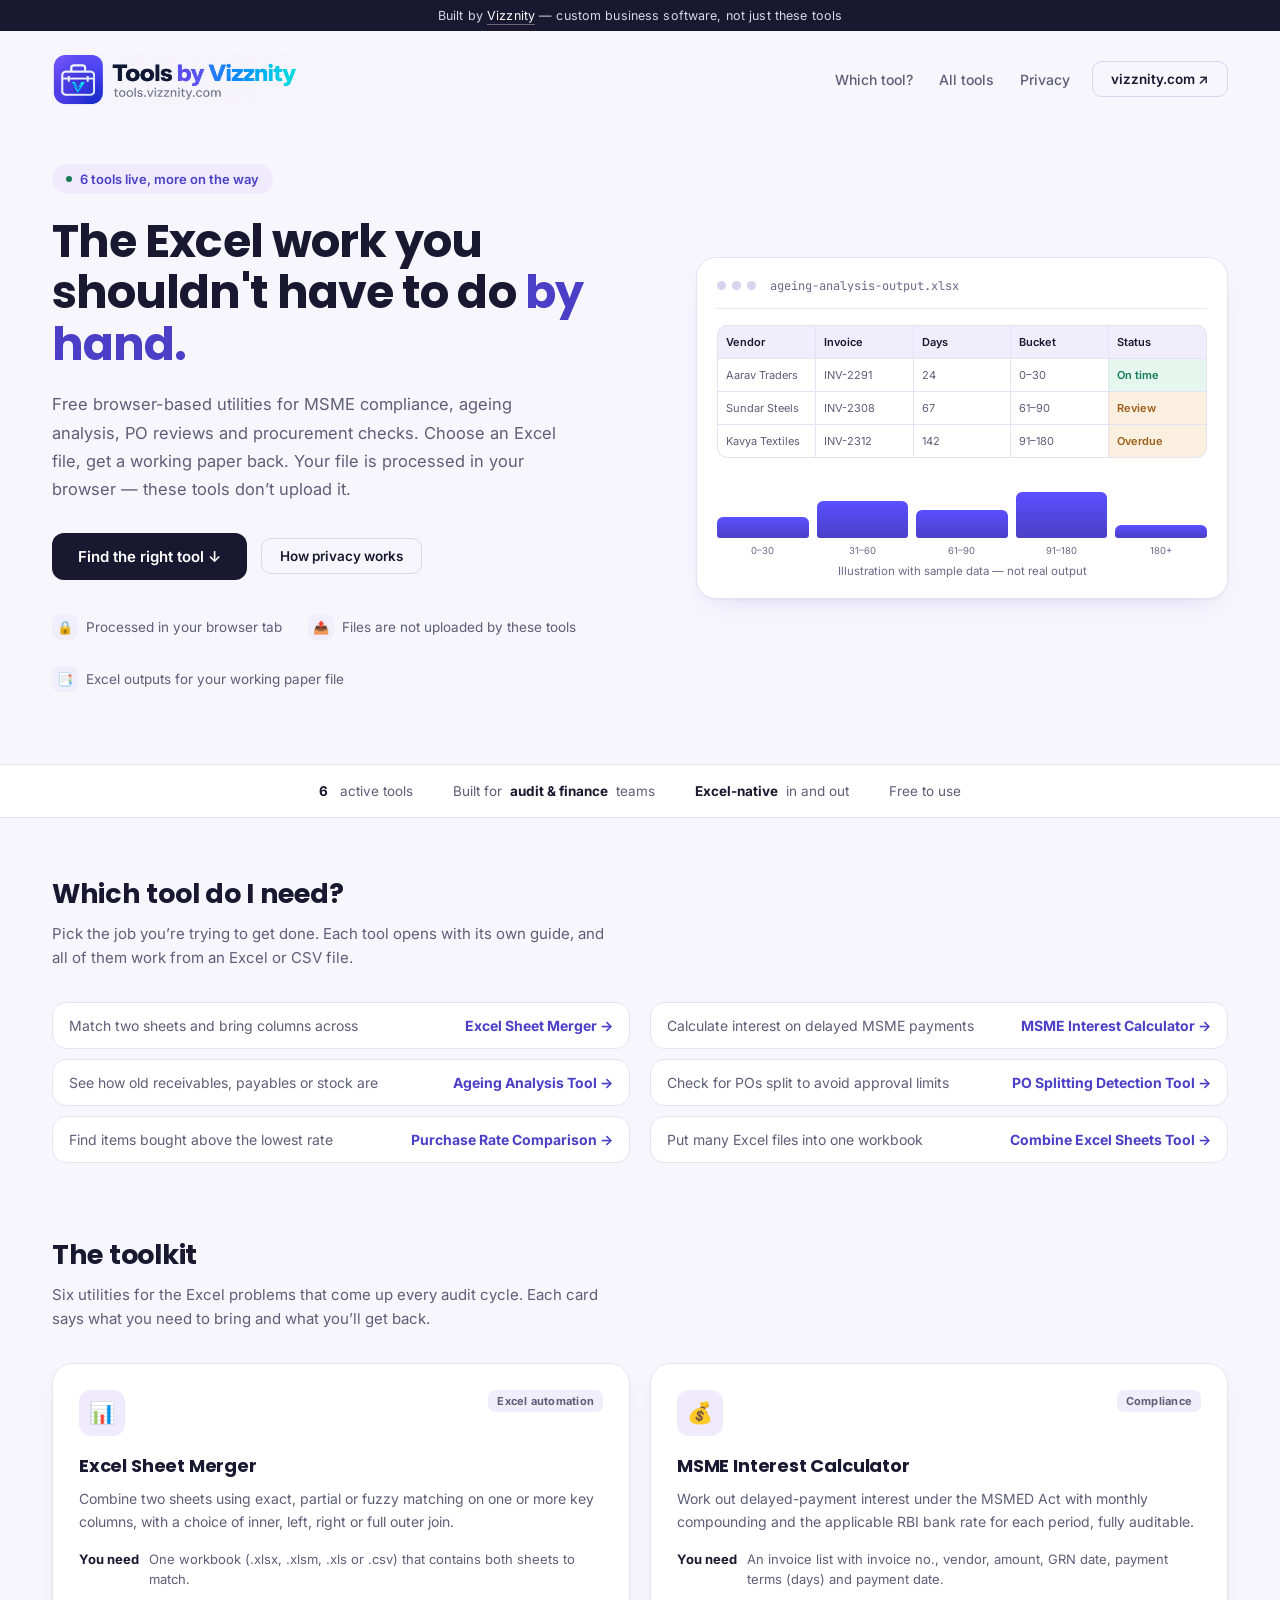
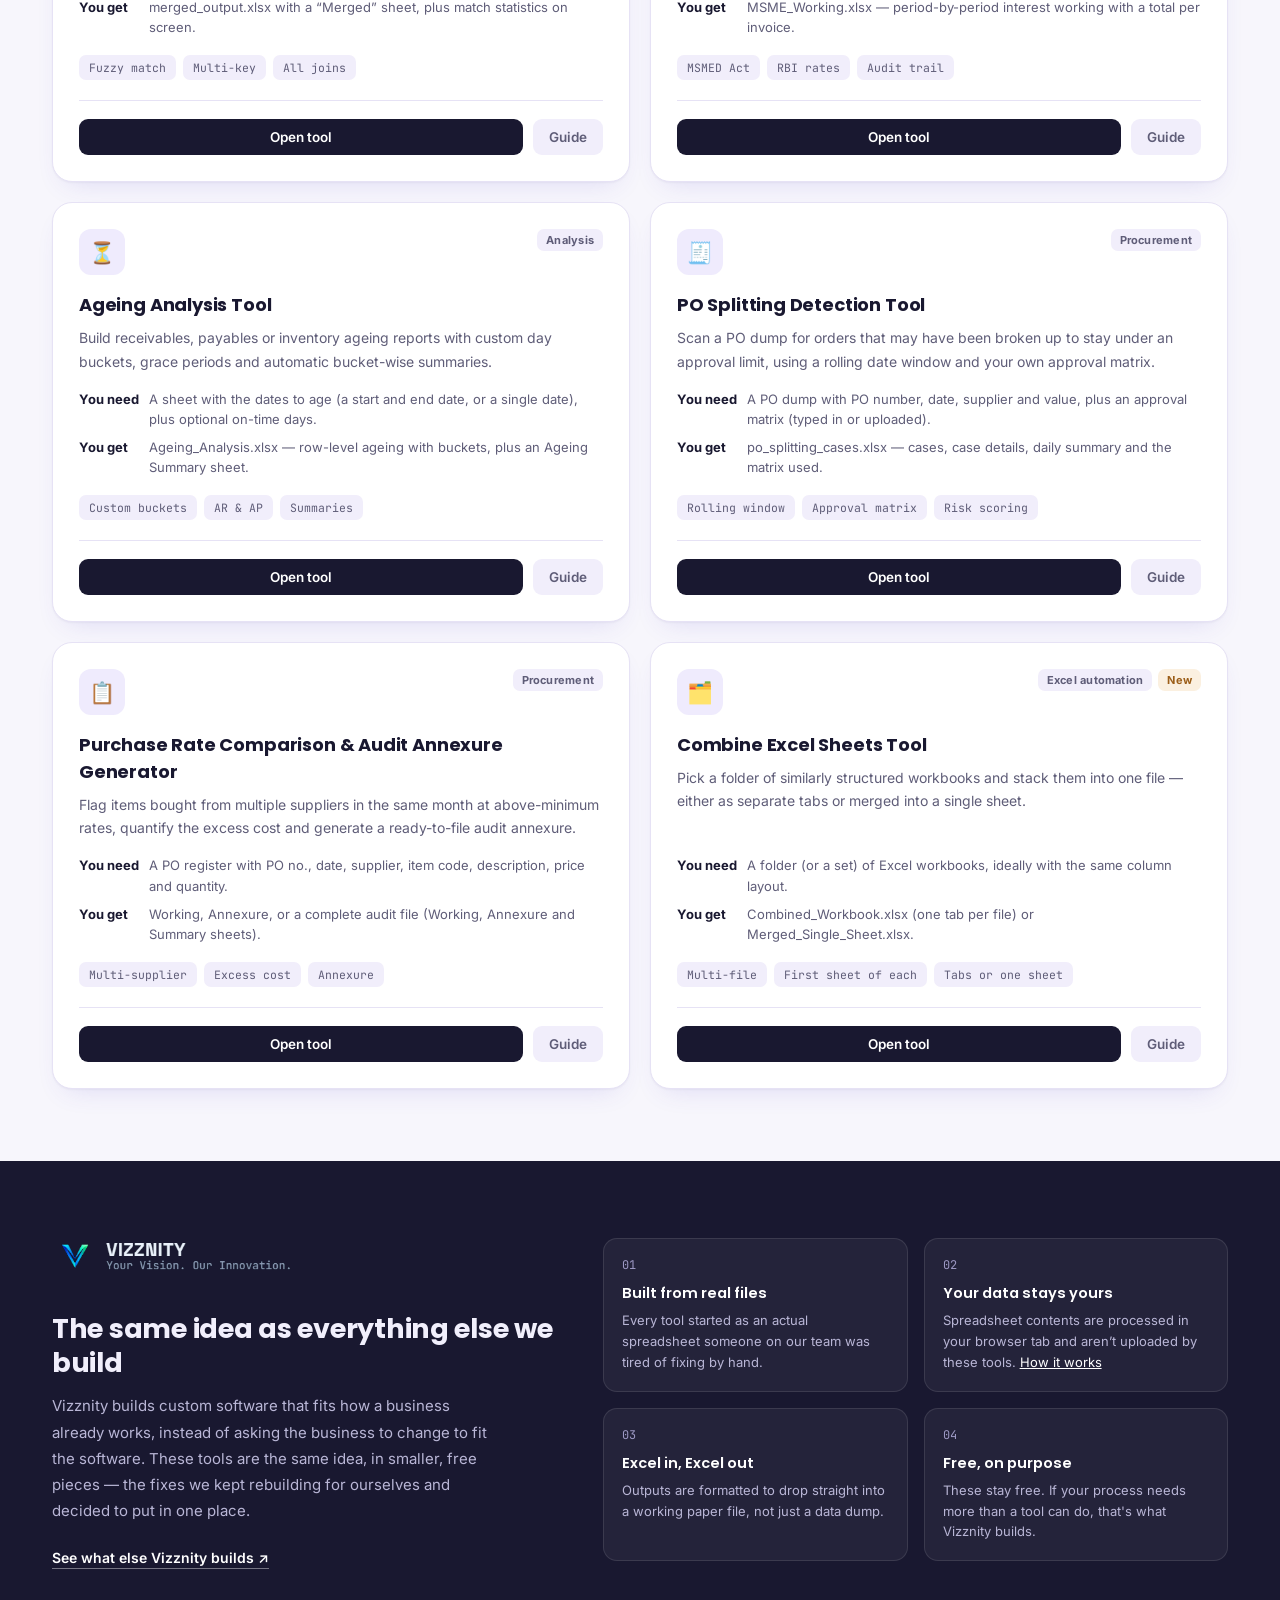
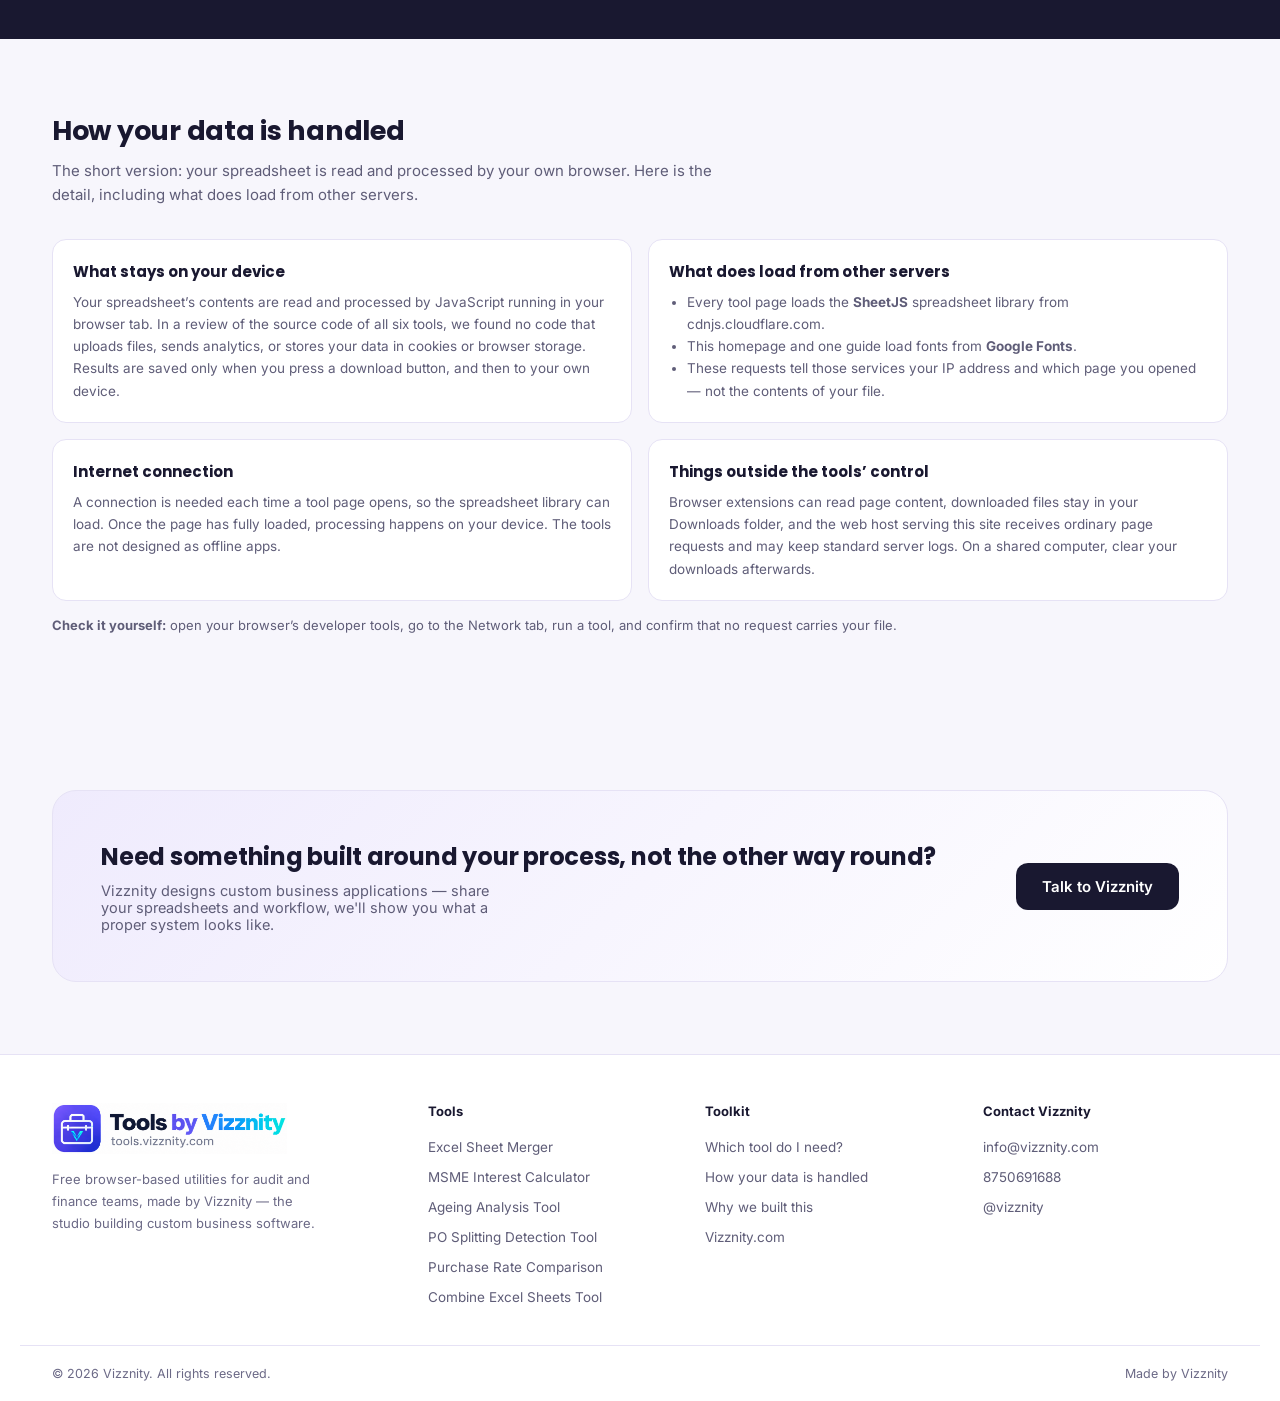
<file: index.html>
<!DOCTYPE html>
<html lang="en">
<head>
<meta charset="UTF-8">
<meta name="viewport" content="width=device-width, initial-scale=1.0">
<title>Tools by Vizznity — Audit & Finance Utilities</title>
    <link rel="icon" type="image/png" href="assets/tools-vizznity-icon-transparent.png">
<meta name="description" content="Free browser-based Excel, audit and MSME compliance tools by Vizznity. Choose an Excel file and get a working paper back — files are processed in your browser, not uploaded.">
<meta name="theme-color" content="#f7f6fc">
<meta property="og:type" content="website">
<meta property="og:title" content="Tools by Vizznity — Audit & Finance Utilities">
<meta property="og:description" content="Free browser-based utilities for MSME interest, ageing analysis, PO splitting checks, purchase-rate comparison and combining Excel files.">
<meta property="og:image" content="https://tools.vizznity.com/assets/tools-by-vizznity.png">

<link rel="preconnect" href="https://fonts.googleapis.com">
<link rel="preconnect" href="https://fonts.gstatic.com" crossorigin>
<link href="https://fonts.googleapis.com/css2?family=Poppins:wght@500;600;700;800&family=Inter:wght@400;500;600;700&family=JetBrains+Mono:wght@500&display=swap" rel="stylesheet">

<style>

:root{
    --bg:#f7f6fc;
    --surface:#ffffff;
    --surface-alt:#f1eefb;
    --border:#e6e2f5;
    --border-strong:#d9d3f0;
    --ink:#191830;
    --ink-soft:#5f5d78;
    --ink-faint:#8886a0;
    --accent:#6c63ff;
    --accent-deep:#4b3fc7;
    --accent-soft:#efebfd;
    --success:#1c9a6c;
    --success-soft:#e4f6ee;
    --amber:#c8791f;
    --amber-soft:#fbf0e0;
    --radius-lg:20px;
    --radius-md:14px;
    --shadow-card:0 1px 2px rgba(25,24,48,.04), 0 12px 28px -14px rgba(76,63,199,.18);
    --shadow-card-hover:0 1px 2px rgba(25,24,48,.05), 0 22px 40px -16px rgba(76,63,199,.28);
}

*{ box-sizing:border-box; }

html{ scroll-behavior:smooth; }

body{
    margin:0;
    background:var(--bg);
    color:var(--ink);
    font-family:'Inter', 'Segoe UI', sans-serif;
    -webkit-font-smoothing:antialiased;
}

h1,h2,h3,.brand-word{ font-family:'Poppins','Inter',sans-serif; }

a{ color:inherit; }

img{ max-width:100%; display:block; }

/* ============ TOP RIBBON ============ */
.ribbon{
    background:var(--ink);
    color:#d8d5ec;
    font-size:12.5px;
    text-align:center;
    padding:8px 16px;
    letter-spacing:.01em;
}

.ribbon a{
    color:#fff;
    text-decoration:none;
    border-bottom:1px solid rgba(255,255,255,.35);
    padding-bottom:1px;
}

.ribbon a:hover{ border-color:#fff; }

/* ============ HEADER ============ */
.header{
    max-width:1240px;
    margin:0 auto;
    display:flex;
    align-items:center;
    justify-content:space-between;
    padding:22px 32px;
}

.brand{
    display:flex;
    align-items:center;
    text-decoration:none;
    color:var(--ink);
}

.brand-logo{
    width:246px;
    height:auto;
    display:block;
}

.footer-brand .brand-logo{
    width:235px;
}

.philosophy-brand-icon{
    width:270px;
    height:auto;
    object-fit:contain;
    display:block;
    margin-bottom:24px;
}

.header-cta{
    display:flex;
    align-items:center;
    gap:18px;
    font-size:14px;
}

.header-link{
    text-decoration:none;
    color:var(--ink-soft);
    font-weight:500;
}

.header-link:hover{ color:var(--accent-deep); }

.btn-outline{
    border:1px solid var(--border-strong);
    padding:9px 18px;
    border-radius:10px;
    text-decoration:none;
    color:var(--ink);
    font-weight:600;
    font-size:13.5px;
    transition:border-color .15s, color .15s;
}

.btn-outline:hover{ border-color:var(--accent); color:var(--accent-deep); }

/* ============ HERO ============ */
.hero{
    max-width:1240px;
    margin:0 auto;
    padding:36px 32px 72px;
    display:grid;
    grid-template-columns:1.05fr 0.95fr;
    gap:56px;
    align-items:center;
}

.hero-eyebrow{
    display:inline-flex;
    align-items:center;
    gap:8px;
    background:var(--accent-soft);
    color:var(--accent-deep);
    padding:7px 14px;
    border-radius:100px;
    font-size:13px;
    font-weight:600;
    margin-bottom:22px;
}

.hero-eyebrow .dot{
    width:6px; height:6px; border-radius:50%;
    background:var(--success);
}

.hero h1{
    font-size:46px;
    line-height:1.12;
    font-weight:700;
    letter-spacing:-0.02em;
    margin:0 0 20px;
}

.hero h1 em{
    font-style:normal;
    color:var(--accent-deep);
}

.hero p.lead{
    font-size:16.5px;
    line-height:1.7;
    color:var(--ink-soft);
    max-width:520px;
    margin:0 0 30px;
}

.hero-actions{
    display:flex;
    gap:14px;
    flex-wrap:wrap;
    margin-bottom:34px;
}

.btn-primary{
    background:var(--ink);
    color:#fff;
    text-decoration:none;
    padding:14px 26px;
    border-radius:12px;
    font-weight:600;
    font-size:15px;
    display:inline-flex;
    align-items:center;
    gap:8px;
    transition:background .15s, transform .15s;
}

.btn-primary:hover{ background:var(--accent-deep); transform:translateY(-1px); }

.hero-facts{
    display:flex;
    gap:26px;
    flex-wrap:wrap;
}

.hero-fact{
    font-size:13.5px;
    color:var(--ink-soft);
    display:flex;
    align-items:center;
    gap:8px;
}

.hero-fact .ico{
    width:26px; height:26px;
    border-radius:8px;
    background:var(--surface-alt);
    display:flex; align-items:center; justify-content:center;
    font-size:13px;
    flex-shrink:0;
}

/* hero visual: mock sheet card */
.hero-visual{
    background:var(--surface);
    border:1px solid var(--border);
    border-radius:var(--radius-lg);
    box-shadow:var(--shadow-card);
    padding:20px;
    position:relative;
}

.mock-topbar{
    display:flex;
    align-items:center;
    gap:6px;
    padding-bottom:14px;
    margin-bottom:16px;
    border-bottom:1px solid var(--border);
}

.mock-dot{ width:9px; height:9px; border-radius:50%; background:var(--border-strong); }

.mock-title{
    margin-left:8px;
    font-size:12px;
    color:var(--ink-faint);
    font-family:'JetBrains Mono',monospace;
}

.mock-grid{
    display:grid;
    grid-template-columns:repeat(5,1fr);
    gap:1px;
    background:var(--border);
    border:1px solid var(--border);
    border-radius:10px;
    overflow:hidden;
    margin-bottom:16px;
}

.mock-cell{
    background:var(--surface);
    padding:9px 8px;
    font-size:11px;
    color:var(--ink-soft);
    min-height:14px;
}

.mock-cell.head{
    background:var(--surface-alt);
    font-weight:600;
    color:var(--ink);
}

.mock-cell.flag{
    background:var(--amber-soft);
    color:var(--amber);
    font-weight:600;
}

.mock-cell.ok{
    background:var(--success-soft);
    color:var(--success);
    font-weight:600;
}

.mock-buckets{
    display:flex;
    align-items:flex-end;
    gap:8px;
    height:64px;
}

.mock-bar{
    flex:1;
    background:linear-gradient(180deg, var(--accent), var(--accent-deep));
    border-radius:6px 6px 3px 3px;
    position:relative;
}

.mock-bar span{
    position:absolute;
    bottom:-18px;
    left:50%;
    transform:translateX(-50%);
    font-size:9.5px;
    color:var(--ink-faint);
    white-space:nowrap;
}

.hero-visual-caption{
    margin-top:26px;
    font-size:11.5px;
    color:var(--ink-faint);
    text-align:center;
}

/* ============ STRIP ============ */
.strip{
    background:var(--surface);
    border-top:1px solid var(--border);
    border-bottom:1px solid var(--border);
}

.strip-inner{
    max-width:1240px;
    margin:0 auto;
    padding:18px 32px;
    display:flex;
    gap:40px;
    justify-content:center;
    flex-wrap:wrap;
}

.strip-item{
    font-size:13.5px;
    color:var(--ink-soft);
    display:flex;
    align-items:center;
    gap:8px;
}

.strip-item strong{ color:var(--ink); }

/* ============ TOOLS ============ */
.section{
    max-width:1240px;
    margin:0 auto;
    padding:72px 32px;
}

.section-head{
    margin-bottom:32px;
    max-width:560px;
}

.section-head h2{
    font-size:27px;
    font-weight:700;
    letter-spacing:-0.01em;
    margin:0 0 8px;
}

.section-head p{
    color:var(--ink-soft);
    font-size:15px;
    line-height:1.6;
    margin:0;
}

.tools-grid{
    display:grid;
    grid-template-columns:repeat(2, 1fr);
    gap:20px;
}

.tool-card{
    background:var(--surface);
    border:1px solid var(--border);
    border-radius:var(--radius-lg);
    padding:26px;
    display:flex;
    flex-direction:column;
    box-shadow:var(--shadow-card);
    transition:box-shadow .2s, transform .2s, border-color .2s;
}

.tool-card:hover{
    box-shadow:var(--shadow-card-hover);
    transform:translateY(-2px);
    border-color:var(--border-strong);
}

.tool-card-top{
    display:flex;
    align-items:flex-start;
    justify-content:space-between;
    margin-bottom:16px;
}

.tool-icon{
    width:46px;
    height:46px;
    border-radius:12px;
    background:var(--accent-soft);
    display:flex;
    align-items:center;
    justify-content:center;
    font-size:21px;
    flex-shrink:0;
}

.tool-badges{ display:flex; gap:6px; }

.badge{
    font-size:11px;
    font-weight:700;
    padding:4px 9px;
    border-radius:7px;
    letter-spacing:.02em;
}

.badge-cat{
    background:var(--surface-alt);
    color:var(--ink-soft);
}

.badge-new{
    background:var(--amber-soft);
    color:var(--amber);
}

.tool-title{
    font-size:18px;
    font-weight:700;
    letter-spacing:-0.01em;
    margin-bottom:8px;
    font-family:'Poppins',sans-serif;
}

.tool-desc{
    color:var(--ink-soft);
    font-size:14px;
    line-height:1.65;
    margin-bottom:16px;
    flex-grow:1;
}

.tool-tags{
    display:flex;
    flex-wrap:wrap;
    gap:7px;
    margin-bottom:20px;
}

.tag{
    background:var(--surface-alt);
    color:var(--ink-soft);
    font-size:11.5px;
    padding:5px 10px;
    border-radius:7px;
    font-family:'JetBrains Mono',monospace;
}

.tool-actions{
    display:flex;
    gap:10px;
    border-top:1px solid var(--border);
    padding-top:18px;
    margin-top:auto;
}

.btn-open{
    background:var(--ink);
    color:#fff;
    text-decoration:none;
    padding:10px 16px;
    border-radius:9px;
    font-weight:600;
    font-size:13.5px;
    flex:1;
    text-align:center;
    transition:background .15s;
}

.btn-open:hover{ background:var(--accent-deep); }

.btn-docs{
    background:var(--surface-alt);
    color:var(--ink-soft);
    text-decoration:none;
    padding:10px 16px;
    border-radius:9px;
    font-weight:600;
    font-size:13.5px;
    text-align:center;
    transition:background .15s, color .15s;
}

.btn-docs:hover{ background:var(--accent-soft); color:var(--accent-deep); }

/* ============ PHILOSOPHY ============ */
.philosophy{
    background:var(--ink);
    color:#f1effc;
    overflow:hidden;
}

.philosophy-inner{
    max-width:1240px;
    margin:0 auto;
    padding:72px 32px;
    display:grid;
    grid-template-columns:minmax(0, 0.9fr) minmax(0, 1.1fr);
    gap:40px;
    align-items:center;
}

.philosophy-mark{
    width:52px; height:52px;
    border-radius:14px;
    background:linear-gradient(135deg, var(--accent), var(--accent-deep));
    display:flex; align-items:center; justify-content:center;
    font-weight:700; font-size:22px; color:#fff;
    margin-bottom:22px;
}

.philosophy h2{
    font-size:27px;
    font-weight:700;
    line-height:1.25;
    letter-spacing:-0.01em;
    margin:0 0 14px;
    max-width:520px;
}

.philosophy p{
    color:#b9b6d6;
    font-size:15px;
    line-height:1.75;
    margin:0 0 22px;
    max-width:440px;
}

.philosophy-link{
    color:#fff;
    text-decoration:none;
    font-weight:600;
    font-size:14px;
    border-bottom:1px solid rgba(255,255,255,.4);
    padding-bottom:2px;
}

.philosophy-link:hover{ border-color:#fff; }

.philosophy-list{
    display:grid;
    grid-template-columns:repeat(2, minmax(0, 1fr));
    gap:16px;
    min-width:0;
}

.philosophy-list-item{
    background:rgba(255,255,255,.05);
    border:1px solid rgba(255,255,255,.1);
    border-radius:14px;
    padding:18px;
    min-width:0;
    overflow:hidden;
}

.philosophy-list-item .num{
    font-family:'JetBrains Mono',monospace;
    font-size:12px;
    color:#9d99c4;
    margin-bottom:10px;
}

.philosophy-list-item h3{
    font-size:14.5px;
    font-weight:600;
    margin:0 0 6px;
    color:#fff;
}

.philosophy-list-item p{
    font-size:13px;
    color:#b9b6d6;
    line-height:1.6;
    margin:0;
}

/* ============ CTA ============ */
.cta{
    max-width:1240px;
    margin:0 auto;
    padding:72px 32px;
}

.cta-card{
    background:linear-gradient(135deg, var(--accent-soft), #fff);
    border:1px solid var(--border);
    border-radius:24px;
    padding:48px;
    display:flex;
    align-items:center;
    justify-content:space-between;
    gap:32px;
    flex-wrap:wrap;
}

.cta-card h2{
    font-size:24px;
    font-weight:700;
    letter-spacing:-0.01em;
    margin:0 0 8px;
}

.cta-card p{
    color:var(--ink-soft);
    font-size:14.5px;
    margin:0;
    max-width:420px;
}

/* ============ FOOTER ============ */
.footer{
    border-top:1px solid var(--border);
    background:var(--surface);
}

.footer-inner{
    max-width:1240px;
    margin:0 auto;
    padding:48px 32px 32px;
    display:grid;
    grid-template-columns:1.4fr 1fr 1fr;
    gap:32px;
}

.footer-brand p{
    color:var(--ink-faint);
    font-size:13px;
    line-height:1.7;
    margin:14px 0 0;
    max-width:280px;
}

.footer-col h4{
    font-size:13px;
    font-weight:700;
    margin:0 0 14px;
    color:var(--ink);
}

.footer-col a{
    display:block;
    color:var(--ink-soft);
    text-decoration:none;
    font-size:13.5px;
    margin-bottom:10px;
}

.footer-col a:hover{ color:var(--accent-deep); }

.footer-bottom{
    border-top:1px solid var(--border);
    padding:20px 32px;
    max-width:1240px;
    margin:0 auto;
    display:flex;
    justify-content:space-between;
    align-items:center;
    font-size:12.5px;
    color:var(--ink-faint);
    flex-wrap:wrap;
    gap:10px;
}

/* ============ RESPONSIVE ============ */
@media (max-width:960px){
    .hero{ grid-template-columns:1fr; padding-bottom:48px; }
    .hero h1{ font-size:36px; }
    .hero-visual{ order:-1; }
    .tools-grid{ grid-template-columns:1fr; }
    .philosophy-inner{ grid-template-columns:1fr; }
    .philosophy-list{ grid-template-columns:1fr; }
    .footer-inner{ grid-template-columns:1fr; }
    .cta-card{ flex-direction:column; align-items:flex-start; }
}

@media (max-width:560px){
    .philosophy-brand-icon{ width:220px; }
    .brand-logo{ width:205px; }
    .footer-brand .brand-logo{ width:210px; }

    .header{ padding:18px 20px; }
    .header-link{ display:none; }
    .hero{ padding:24px 20px 40px; }
    .section{ padding:52px 20px; }
    .strip-inner{ padding:16px 20px; gap:20px; }
    .cta-card{ padding:32px 24px; }
}

/* ============ ADDITIONS (review pass) ============ */
.brand-logo{ mix-blend-mode:multiply; }              /* wordmark PNG has a white box; blend into the page */
.footer .brand-logo{ mix-blend-mode:normal; }
.tool-title{ margin:0 0 8px; }
.tool-io{ margin:0 0 18px; display:grid; gap:8px; font-size:13px; line-height:1.55; }
.tool-io div{ display:grid; grid-template-columns:62px 1fr; gap:8px; }
.tool-io dt{ font-weight:700; color:var(--ink); }
.tool-io dd{ margin:0; color:var(--ink-soft); }
.chooser{ padding-top:56px; padding-bottom:0; }
.chooser-list{ list-style:none; margin:0; padding:0; display:grid; grid-template-columns:repeat(2,1fr); gap:10px 20px; }
.chooser-list li{ background:var(--surface); border:1px solid var(--border); border-radius:var(--radius-md); }
.chooser-list a{ display:flex; justify-content:space-between; gap:12px; align-items:center; padding:14px 16px; text-decoration:none; font-size:14px; color:var(--ink-soft); }
.chooser-list a strong{ color:var(--accent-deep); white-space:nowrap; }
.chooser-list a:hover{ background:var(--accent-soft); border-radius:var(--radius-md); }
.privacy-grid{ display:grid; grid-template-columns:repeat(2,1fr); gap:16px; }
.privacy-item{ background:var(--surface); border:1px solid var(--border); border-radius:var(--radius-md); padding:20px; }
.privacy-item h3{ font-size:15px; margin:0 0 8px; }
.privacy-item p, .privacy-item li{ font-size:13.5px; line-height:1.65; color:var(--ink-soft); margin:0; }
.privacy-item ul{ margin:0; padding-left:18px; }
.privacy-foot{ margin-top:16px; font-size:13px; color:var(--ink-soft); }
.footer-col ul{ list-style:none; margin:0; padding:0; }
.header-link{ padding:8px 4px; }
.footer-col a{ padding:6px 0; margin-bottom:2px; }
.footer-inner{ grid-template-columns:1.4fr 1fr 1fr 1fr; }
.ribbon a, .philosophy-link{ white-space:normal; }
@media (max-width:960px){
    .chooser-list, .privacy-grid{ grid-template-columns:1fr; }
    .footer-inner{ grid-template-columns:1fr; }
}
@media (max-width:560px){
    .tool-io div{ grid-template-columns:1fr; gap:0; }
    .tool-actions{ flex-wrap:wrap; }
    .hero h1{ font-size:32px; }
}
</style>
<link rel="stylesheet" href="assets/vz-shared.css">
</head>
<body>
<a class="vz-skip" href="#main">Skip to main content</a>

<div class="ribbon">
    Built by <a href="https://vizznity.com" target="_blank" rel="noopener">Vizznity<span class="vz-sr"> (opens in a new tab)</span></a> — custom business software, not just these tools
</div>

<header class="header">
    <a href="index.html" class="brand" aria-label="Tools by Vizznity — home">
        <img class="brand-logo" src="assets/tools-by-vizznity.png" alt="Tools by Vizznity — tools.vizznity.com">
    </a>
    <div class="header-cta">
        <nav class="header-cta" aria-label="Primary">
        <a href="#chooser" class="header-link">Which tool?</a>
        <a href="#tools" class="header-link">All tools</a>
        <a href="#privacy" class="header-link">Privacy</a>
        <a href="https://vizznity.com" target="_blank" rel="noopener" class="btn-outline">vizznity.com ↗<span class="vz-sr"> (opens in a new tab)</span></a>
        </nav>
    </div>
</header>

<main id="main" tabindex="-1">

<section class="hero" aria-labelledby="hero-h">
    <div class="hero-copy">
        <div class="hero-eyebrow"><span class="dot"></span> 6 tools live, more on the way</div>
        <h1 id="hero-h">The Excel work you shouldn't have to do <em>by hand.</em></h1>
        <p class="lead">
            Free browser-based utilities for MSME compliance, ageing analysis, PO reviews and procurement checks.
            Choose an Excel file, get a working paper back. Your file is processed in your browser — these tools don’t upload it.
        </p>
        <div class="hero-actions">
            <a href="#chooser" class="btn-primary">Find the right tool ↓</a>
            <a href="#privacy" class="btn-outline" style="align-self:center;">How privacy works</a>
        </div>
        <div class="hero-facts">
            <div class="hero-fact"><span class="ico" aria-hidden="true">🔒</span> Processed in your browser tab</div>
            <div class="hero-fact"><span class="ico" aria-hidden="true">📤</span> Files are not uploaded by these tools</div>
            <div class="hero-fact"><span class="ico" aria-hidden="true">📑</span> Excel outputs for your working paper file</div>
        </div>
    </div>

    <div class="hero-visual" role="img" aria-label="Illustration: a sample ageing table with vendor, invoice, days, bucket and status columns, above a bar chart of ageing buckets">
        <div class="mock-topbar">
            <span class="mock-dot"></span><span class="mock-dot"></span><span class="mock-dot"></span>
            <span class="mock-title">ageing-analysis-output.xlsx</span>
        </div>
        <div class="mock-grid">
            <div class="mock-cell head">Vendor</div>
            <div class="mock-cell head">Invoice</div>
            <div class="mock-cell head">Days</div>
            <div class="mock-cell head">Bucket</div>
            <div class="mock-cell head">Status</div>

            <div class="mock-cell">Aarav Traders</div>
            <div class="mock-cell">INV-2291</div>
            <div class="mock-cell">24</div>
            <div class="mock-cell">0–30</div>
            <div class="mock-cell ok">On time</div>

            <div class="mock-cell">Sundar Steels</div>
            <div class="mock-cell">INV-2308</div>
            <div class="mock-cell">67</div>
            <div class="mock-cell">61–90</div>
            <div class="mock-cell flag">Review</div>

            <div class="mock-cell">Kavya Textiles</div>
            <div class="mock-cell">INV-2312</div>
            <div class="mock-cell">142</div>
            <div class="mock-cell">91–180</div>
            <div class="mock-cell flag">Overdue</div>
        </div>
        <div class="mock-buckets">
            <div class="mock-bar" style="height:32%"><span>0–30</span></div>
            <div class="mock-bar" style="height:58%"><span>31–60</span></div>
            <div class="mock-bar" style="height:44%"><span>61–90</span></div>
            <div class="mock-bar" style="height:71%"><span>91–180</span></div>
            <div class="mock-bar" style="height:20%"><span>180+</span></div>
        </div>
        <div class="hero-visual-caption">Illustration with sample data — not real output</div>
    </div>
</section>

<section class="strip" aria-label="At a glance">
    <div class="strip-inner">
        <div class="strip-item"><strong>6</strong>&nbsp;active tools</div>
        <div class="strip-item">Built for <strong>audit & finance</strong> teams</div>
        <div class="strip-item"><strong>Excel-native</strong> in and out</div>
        <div class="strip-item">Free to use</div>
    </div>
</section>

<section class="section chooser" id="chooser" aria-labelledby="chooser-h">
    <div class="section-head">
        <h2 id="chooser-h">Which tool do I need?</h2>
        <p>Pick the job you’re trying to get done. Each tool opens with its own guide, and all of them work from an Excel or CSV file.</p>
    </div>
    <ul class="chooser-list"><li><a href="#tool-merger"><span>Match two sheets and bring columns across</span><strong>Excel Sheet Merger →</strong></a></li><li><a href="#tool-msme"><span>Calculate interest on delayed MSME payments</span><strong>MSME Interest Calculator →</strong></a></li><li><a href="#tool-ageing"><span>See how old receivables, payables or stock are</span><strong>Ageing Analysis Tool →</strong></a></li><li><a href="#tool-po"><span>Check for POs split to avoid approval limits</span><strong>PO Splitting Detection Tool →</strong></a></li><li><a href="#tool-purchase"><span>Find items bought above the lowest rate</span><strong>Purchase Rate Comparison →</strong></a></li><li><a href="#tool-combine"><span>Put many Excel files into one workbook</span><strong>Combine Excel Sheets Tool →</strong></a></li></ul>
</section>

<section class="section" id="tools" aria-labelledby="tools-h">
    <div class="section-head">
        <h2 id="tools-h">The toolkit</h2>
        <p>Six utilities for the Excel problems that come up every audit cycle. Each card says what you need to bring and what you’ll get back.</p>
    </div>
    <div class="tools-grid">

        <article class="tool-card" id="tool-merger">
            <div class="tool-card-top">
                <div class="tool-icon" aria-hidden="true">📊</div>
                <div class="tool-badges"><span class="badge badge-cat">Excel automation</span></div>
            </div>
            <h3 class="tool-title">Excel Sheet Merger</h3>
            <div class="tool-desc">Combine two sheets using exact, partial or fuzzy matching on one or more key columns, with a choice of inner, left, right or full outer join.</div>
            <dl class="tool-io">
                <div><dt>You need</dt><dd>One workbook (.xlsx, .xlsm, .xls or .csv) that contains both sheets to match.</dd></div>
                <div><dt>You get</dt><dd>merged_output.xlsx with a “Merged” sheet, plus match statistics on screen.</dd></div>
            </dl>
            <div class="tool-tags"><span class="tag">Fuzzy match</span><span class="tag">Multi-key</span><span class="tag">All joins</span></div>
            <div class="tool-actions">
                <a href="tools/excel-merger.html" class="btn-open" aria-label="Open Excel Sheet Merger">Open tool</a>
                <a href="docs/excel-merger-guide.html" class="btn-docs" aria-label="Read the guide for Excel Sheet Merger">Guide</a>
            </div>
        </article>

        <article class="tool-card" id="tool-msme">
            <div class="tool-card-top">
                <div class="tool-icon" aria-hidden="true">💰</div>
                <div class="tool-badges"><span class="badge badge-cat">Compliance</span></div>
            </div>
            <h3 class="tool-title">MSME Interest Calculator</h3>
            <div class="tool-desc">Work out delayed-payment interest under the MSMED Act with monthly compounding and the applicable RBI bank rate for each period, fully auditable.</div>
            <dl class="tool-io">
                <div><dt>You need</dt><dd>An invoice list with invoice no., vendor, amount, GRN date, payment terms (days) and payment date.</dd></div>
                <div><dt>You get</dt><dd>MSME_Working.xlsx — period-by-period interest working with a total per invoice.</dd></div>
            </dl>
            <div class="tool-tags"><span class="tag">MSMED Act</span><span class="tag">RBI rates</span><span class="tag">Audit trail</span></div>
            <div class="tool-actions">
                <a href="tools/msme-interest-calculator.html" class="btn-open" aria-label="Open MSME Interest Calculator">Open tool</a>
                <a href="docs/msme-interest-calculator-guide.html" class="btn-docs" aria-label="Read the guide for MSME Interest Calculator">Guide</a>
            </div>
        </article>

        <article class="tool-card" id="tool-ageing">
            <div class="tool-card-top">
                <div class="tool-icon" aria-hidden="true">⏳</div>
                <div class="tool-badges"><span class="badge badge-cat">Analysis</span></div>
            </div>
            <h3 class="tool-title">Ageing Analysis Tool</h3>
            <div class="tool-desc">Build receivables, payables or inventory ageing reports with custom day buckets, grace periods and automatic bucket-wise summaries.</div>
            <dl class="tool-io">
                <div><dt>You need</dt><dd>A sheet with the dates to age (a start and end date, or a single date), plus optional on-time days.</dd></div>
                <div><dt>You get</dt><dd>Ageing_Analysis.xlsx — row-level ageing with buckets, plus an Ageing Summary sheet.</dd></div>
            </dl>
            <div class="tool-tags"><span class="tag">Custom buckets</span><span class="tag">AR & AP</span><span class="tag">Summaries</span></div>
            <div class="tool-actions">
                <a href="tools/ageing-analysis-tool.html" class="btn-open" aria-label="Open Ageing Analysis Tool">Open tool</a>
                <a href="docs/ageing-analysis-guide.html" class="btn-docs" aria-label="Read the guide for Ageing Analysis Tool">Guide</a>
            </div>
        </article>

        <article class="tool-card" id="tool-po">
            <div class="tool-card-top">
                <div class="tool-icon" aria-hidden="true">🧾</div>
                <div class="tool-badges"><span class="badge badge-cat">Procurement</span></div>
            </div>
            <h3 class="tool-title">PO Splitting Detection Tool</h3>
            <div class="tool-desc">Scan a PO dump for orders that may have been broken up to stay under an approval limit, using a rolling date window and your own approval matrix.</div>
            <dl class="tool-io">
                <div><dt>You need</dt><dd>A PO dump with PO number, date, supplier and value, plus an approval matrix (typed in or uploaded).</dd></div>
                <div><dt>You get</dt><dd>po_splitting_cases.xlsx — cases, case details, daily summary and the matrix used.</dd></div>
            </dl>
            <div class="tool-tags"><span class="tag">Rolling window</span><span class="tag">Approval matrix</span><span class="tag">Risk scoring</span></div>
            <div class="tool-actions">
                <a href="tools/po-splitting-detector.html" class="btn-open" aria-label="Open PO Splitting Detection Tool">Open tool</a>
                <a href="docs/po-splitting-detector-guide.html" class="btn-docs" aria-label="Read the guide for PO Splitting Detection Tool">Guide</a>
            </div>
        </article>

        <article class="tool-card" id="tool-purchase">
            <div class="tool-card-top">
                <div class="tool-icon" aria-hidden="true">📋</div>
                <div class="tool-badges"><span class="badge badge-cat">Procurement</span></div>
            </div>
            <h3 class="tool-title">Purchase Rate Comparison &amp; Audit Annexure Generator</h3>
            <div class="tool-desc">Flag items bought from multiple suppliers in the same month at above-minimum rates, quantify the excess cost and generate a ready-to-file audit annexure.</div>
            <dl class="tool-io">
                <div><dt>You need</dt><dd>A PO register with PO no., date, supplier, item code, description, price and quantity.</dd></div>
                <div><dt>You get</dt><dd>Working, Annexure, or a complete audit file (Working, Annexure and Summary sheets).</dd></div>
            </dl>
            <div class="tool-tags"><span class="tag">Multi-supplier</span><span class="tag">Excess cost</span><span class="tag">Annexure</span></div>
            <div class="tool-actions">
                <a href="tools/purchase-rate-comparison-annexure-tool.html" class="btn-open" aria-label="Open Purchase Rate Comparison &amp; Audit Annexure Generator">Open tool</a>
                <a href="docs/purchase-rate-comparison-guide.html" class="btn-docs" aria-label="Read the guide for Purchase Rate Comparison &amp; Audit Annexure Generator">Guide</a>
            </div>
        </article>

        <article class="tool-card" id="tool-combine">
            <div class="tool-card-top">
                <div class="tool-icon" aria-hidden="true">🗂️</div>
                <div class="tool-badges"><span class="badge badge-cat">Excel automation</span><span class="badge badge-new">New</span></div>
            </div>
            <h3 class="tool-title">Combine Excel Sheets Tool</h3>
            <div class="tool-desc">Pick a folder of similarly structured workbooks and stack them into one file — either as separate tabs or merged into a single sheet.</div>
            <dl class="tool-io">
                <div><dt>You need</dt><dd>A folder (or a set) of Excel workbooks, ideally with the same column layout.</dd></div>
                <div><dt>You get</dt><dd>Combined_Workbook.xlsx (one tab per file) or Merged_Single_Sheet.xlsx.</dd></div>
            </dl>
            <div class="tool-tags"><span class="tag">Multi-file</span><span class="tag">First sheet of each</span><span class="tag">Tabs or one sheet</span></div>
            <div class="tool-actions">
                <a href="tools/combine-excel-sheets-tool.html" class="btn-open" aria-label="Open Combine Excel Sheets Tool">Open tool</a>
                <a href="docs/combine-excel-sheets-guide.html" class="btn-docs" aria-label="Read the guide for Combine Excel Sheets Tool">Guide</a>
            </div>
        </article>

    </div>
</section>

<section class="philosophy" id="philosophy" aria-labelledby="phil-h">
    <div class="philosophy-inner">
        <div>
            <img class="philosophy-brand-icon" src="assets/vizznity-brand-transparent.png" alt="Vizznity — Your Vision. Our Innovation.">
            <h2 id="phil-h">The same idea as everything else we build</h2>
            <p>
                Vizznity builds custom software that fits how a business already works, instead of asking the business
                to change to fit the software. These tools are the same idea, in smaller, free pieces — the fixes
                we kept rebuilding for ourselves and decided to put in one place.
            </p>
            <a href="https://vizznity.com" target="_blank" rel="noopener" class="philosophy-link">See what else Vizznity builds ↗<span class="vz-sr"> (opens in a new tab)</span></a>
        </div>
        <div class="philosophy-list">
            <div class="philosophy-list-item">
                <div class="num">01</div>
                <h3>Built from real files</h3>
                <p>Every tool started as an actual spreadsheet someone on our team was tired of fixing by hand.</p>
            </div>
            <div class="philosophy-list-item">
                <div class="num">02</div>
                <h3>Your data stays yours</h3>
                <p>Spreadsheet contents are processed in your browser tab and aren’t uploaded by these tools. <a href="#privacy" style="color:#fff;">How it works</a></p>
            </div>
            <div class="philosophy-list-item">
                <div class="num">03</div>
                <h3>Excel in, Excel out</h3>
                <p>Outputs are formatted to drop straight into a working paper file, not just a data dump.</p>
            </div>
            <div class="philosophy-list-item">
                <div class="num">04</div>
                <h3>Free, on purpose</h3>
                <p>These stay free. If your process needs more than a tool can do, that's what Vizznity builds.</p>
            </div>
        </div>
    </div>
</section>

<section class="section" id="privacy" aria-labelledby="privacy-h">
    <div class="section-head" style="max-width:680px;">
        <h2 id="privacy-h">How your data is handled</h2>
        <p>The short version: your spreadsheet is read and processed by your own browser. Here is the detail, including what does load from other servers.</p>
    </div>
    <div class="privacy-grid">
        <div class="privacy-item"><h3>What stays on your device</h3>
            <p>Your spreadsheet’s contents are read and processed by JavaScript running in your browser tab. In a review of the source code of all six tools, we found no code that uploads files, sends analytics, or stores your data in cookies or browser storage. Results are saved only when you press a download button, and then to your own device.</p></div>
        <div class="privacy-item"><h3>What does load from other servers</h3>
            <ul>
                <li>Every tool page loads the <strong>SheetJS</strong> spreadsheet library from cdnjs.cloudflare.com.</li>
                <li>This homepage and one guide load fonts from <strong>Google Fonts</strong>.</li>
                <li>These requests tell those services your IP address and which page you opened — not the contents of your file.</li>
            </ul></div>
        <div class="privacy-item"><h3>Internet connection</h3>
            <p>A connection is needed each time a tool page opens, so the spreadsheet library can load. Once the page has fully loaded, processing happens on your device. The tools are not designed as offline apps.</p></div>
        <div class="privacy-item"><h3>Things outside the tools’ control</h3>
            <p>Browser extensions can read page content, downloaded files stay in your Downloads folder, and the web host serving this site receives ordinary page requests and may keep standard server logs. On a shared computer, clear your downloads afterwards.</p></div>
    </div>
    <p class="privacy-foot"><strong>Check it yourself:</strong> open your browser’s developer tools, go to the Network tab, run a tool, and confirm that no request carries your file.</p>
</section>

<section class="cta" aria-labelledby="cta-h">
    <div class="cta-card">
        <div>
            <h2 id="cta-h">Need something built around your process, not the other way round?</h2>
            <p>Vizznity designs custom business applications — share your spreadsheets and workflow, we'll show you what a proper system looks like.</p>
        </div>
        <a href="mailto:info@vizznity.com?subject=Custom%20tool%20enquiry" class="btn-primary">Talk to Vizznity</a>
    </div>
</section>
</main>

<footer class="footer">
    <div class="footer-inner">
        <div class="footer-brand">
            <a href="index.html" class="brand" aria-label="Tools by Vizznity — home">
                <img class="brand-logo" src="assets/tools-by-vizznity.png" alt="Tools by Vizznity — tools.vizznity.com">
            </a>
            <p>Free browser-based utilities for audit and finance teams, made by Vizznity — the studio building custom business software.</p>
        </div>
        <nav class="footer-col" aria-label="Tools">
            <h4>Tools</h4>
            <ul><li><a href="tools/excel-merger.html">Excel Sheet Merger</a></li><li><a href="tools/msme-interest-calculator.html">MSME Interest Calculator</a></li><li><a href="tools/ageing-analysis-tool.html">Ageing Analysis Tool</a></li><li><a href="tools/po-splitting-detector.html">PO Splitting Detection Tool</a></li><li><a href="tools/purchase-rate-comparison-annexure-tool.html">Purchase Rate Comparison</a></li><li><a href="tools/combine-excel-sheets-tool.html">Combine Excel Sheets Tool</a></li></ul>
        </nav>
        <nav class="footer-col" aria-label="About">
            <h4>Toolkit</h4>
            <a href="#chooser">Which tool do I need?</a>
            <a href="#privacy">How your data is handled</a>
            <a href="#philosophy">Why we built this</a>
            <a href="https://vizznity.com" target="_blank" rel="noopener">Vizznity.com<span class="vz-sr"> (opens in a new tab)</span></a>
        </nav>
        <div class="footer-col">
            <h4>Contact Vizznity</h4>
            <a href="mailto:info@vizznity.com">info@vizznity.com</a>
            <a href="tel:+919813868002">8750691688</a>
            <a href="https://instagram.com/vizznity" target="_blank" rel="noopener">@vizznity<span class="vz-sr"> (Instagram, opens in a new tab)</span></a>
        </div>
    </div>
    <div class="footer-bottom">
        <span>© 2026 Vizznity. All rights reserved.</span>
        <span>Made by Vizznity</span>
    </div>
</footer>

</body>
</html>
</file>
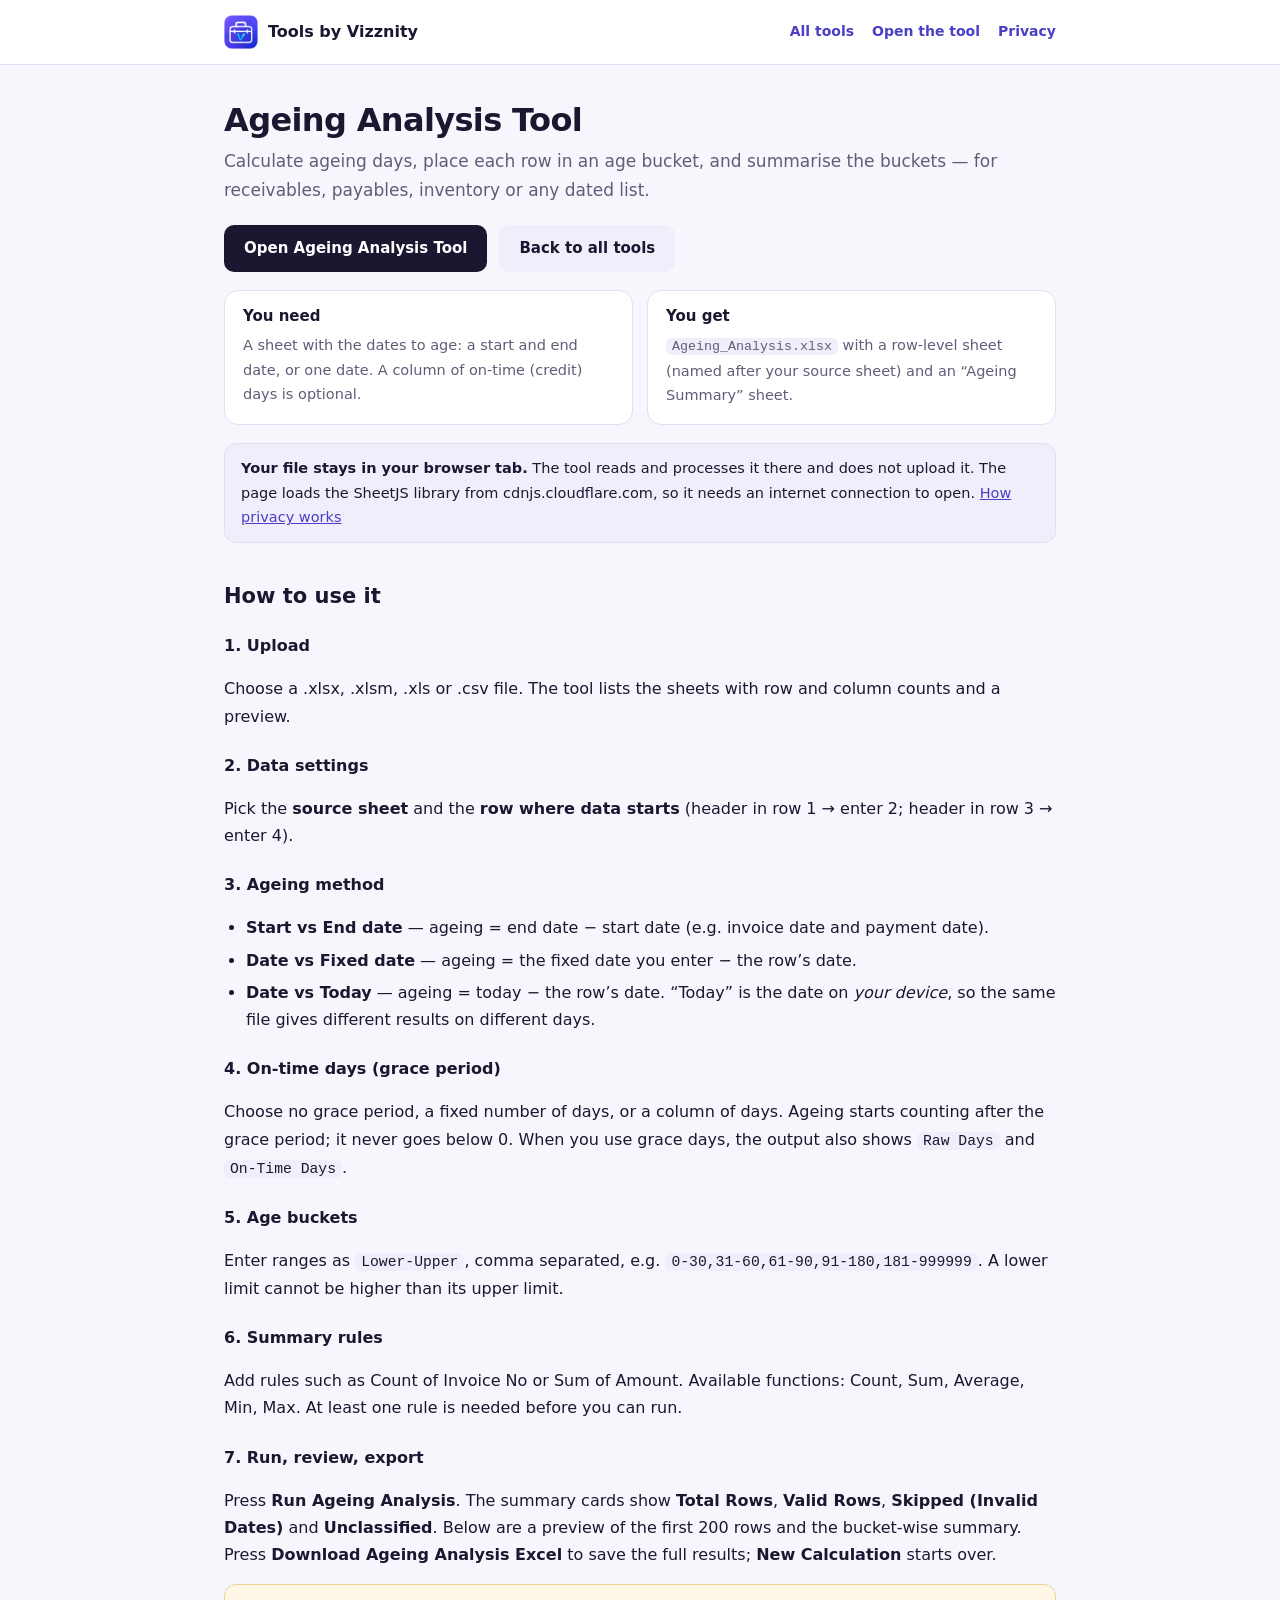
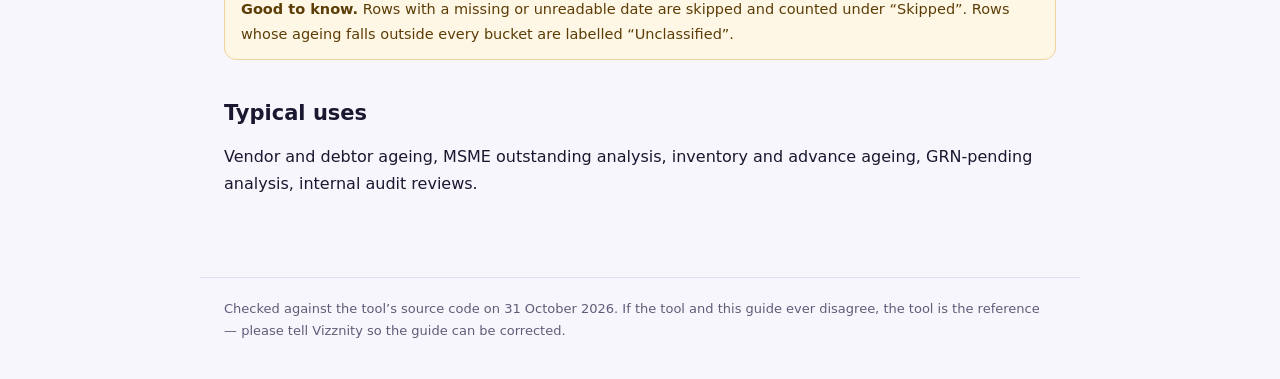
<file: docs/ageing-analysis-guide.html>
<!DOCTYPE html>
<html lang="en">
<head>
<meta charset="UTF-8">
<meta name="viewport" content="width=device-width, initial-scale=1.0">
<title>Ageing Analysis Tool — Guide — Tools by Vizznity</title>
<meta name="description" content="How to use the Ageing Analysis Tool: methods, grace periods, buckets and summaries.">
<meta name="theme-color" content="#f7f6fc">
<link rel="icon" type="image/png" href="../assets/tools-vizznity-icon-transparent.png">
<link rel="stylesheet" href="../assets/vz-guide.css">
</head>
<body>
<a class="vz-skip" href="#main">Skip to main content</a>
<header class="g-top"><div class="g-top-in">
  <a class="g-brand" href="../index.html"><img src="../assets/tools-vizznity-icon-transparent.png" alt="" width="34" height="34"><span>Tools by Vizznity</span></a>
  <nav class="g-nav" aria-label="Guide navigation"><a href="../index.html">All tools</a><a href="../tools/ageing-analysis-tool.html">Open the tool</a><a href="../index.html#privacy">Privacy</a></nav>
</div></header>
<main id="main" tabindex="-1">
<h1>Ageing Analysis Tool</h1>
<p class="lead">Calculate ageing days, place each row in an age bucket, and summarise the buckets — for receivables, payables, inventory or any dated list.</p>
<div class="cta-row"><a class="btn" href="../tools/ageing-analysis-tool.html">Open Ageing Analysis Tool</a><a class="btn btn-alt" href="../index.html">Back to all tools</a></div>
<div class="io">
  <div><h2>You need</h2><p>A sheet with the dates to age: a start and end date, or one date. A column of on-time (credit) days is optional.</p></div>
  <div><h2>You get</h2><p><code>Ageing_Analysis.xlsx</code> with a row-level sheet (named after your source sheet) and an “Ageing Summary” sheet.</p></div>
</div>
<p class="note"><strong>Your file stays in your browser tab.</strong> The tool reads and processes it there and does not upload it. The page loads the SheetJS library from cdnjs.cloudflare.com, so it needs an internet connection to open. <a href="../index.html#privacy">How privacy works</a></p>
<h2>How to use it</h2>
<h3>1. Upload</h3><p>Choose a .xlsx, .xlsm, .xls or .csv file. The tool lists the sheets with row and column counts and a preview.</p>
<h3>2. Data settings</h3><p>Pick the <strong>source sheet</strong> and the <strong>row where data starts</strong> (header in row 1 → enter 2; header in row 3 → enter 4).</p>
<h3>3. Ageing method</h3>
<ul><li><strong>Start vs End date</strong> — ageing = end date − start date (e.g. invoice date and payment date).</li>
<li><strong>Date vs Fixed date</strong> — ageing = the fixed date you enter − the row’s date.</li>
<li><strong>Date vs Today</strong> — ageing = today − the row’s date. “Today” is the date on <em>your device</em>, so the same file gives different results on different days.</li></ul>
<h3>4. On-time days (grace period)</h3>
<p>Choose no grace period, a fixed number of days, or a column of days. Ageing starts counting after the grace period; it never goes below 0. When you use grace days, the output also shows <code>Raw Days</code> and <code>On-Time Days</code>.</p>
<h3>5. Age buckets</h3>
<p>Enter ranges as <code>Lower-Upper</code>, comma separated, e.g. <code>0-30,31-60,61-90,91-180,181-999999</code>. A lower limit cannot be higher than its upper limit.</p>
<h3>6. Summary rules</h3>
<p>Add rules such as Count of Invoice No or Sum of Amount. Available functions: Count, Sum, Average, Min, Max. At least one rule is needed before you can run.</p>
<h3>7. Run, review, export</h3>
<p>Press <strong>Run Ageing Analysis</strong>. The summary cards show <strong>Total Rows</strong>, <strong>Valid Rows</strong>, <strong>Skipped (Invalid Dates)</strong> and <strong>Unclassified</strong>. Below are a preview of the first 200 rows and the bucket-wise summary. Press <strong>Download Ageing Analysis Excel</strong> to save the full results; <strong>New Calculation</strong> starts over.</p>
<div class="note warn"><strong>Good to know.</strong> Rows with a missing or unreadable date are skipped and counted under “Skipped”. Rows whose ageing falls outside every bucket are labelled “Unclassified”.</div>
<h2>Typical uses</h2>
<p>Vendor and debtor ageing, MSME outstanding analysis, inventory and advance ageing, GRN-pending analysis, internal audit reviews.</p>
</main>
<footer class="g-foot">Checked against the tool’s source code on 31 October 2026. If the tool and this guide ever disagree, the tool is the reference — please tell Vizznity so the guide can be corrected.</footer>
</body>
</html>
</file>
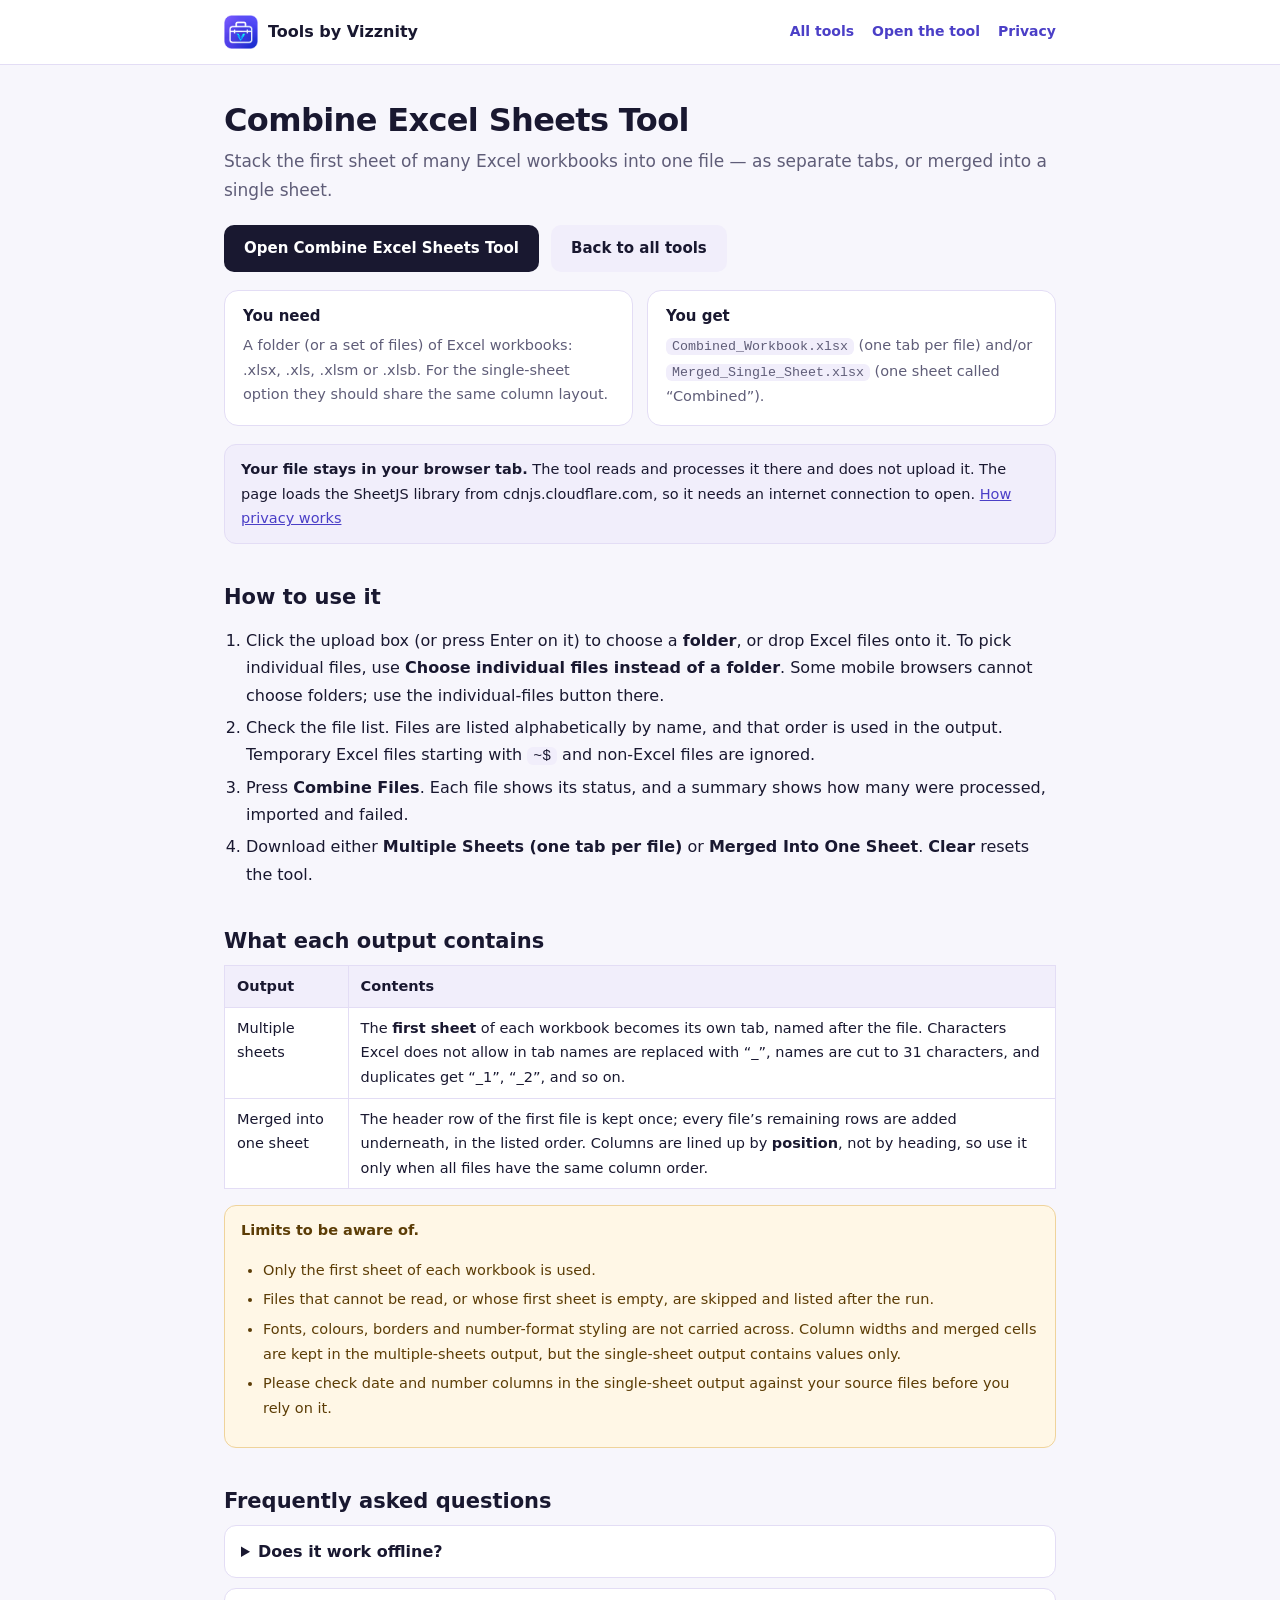
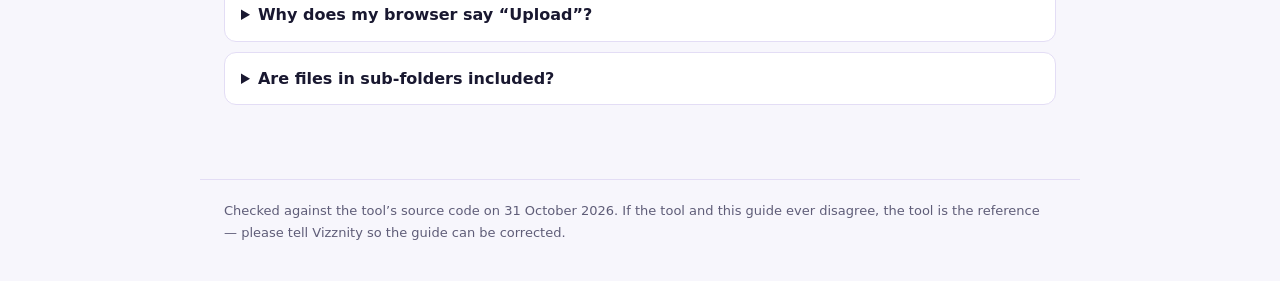
<file: docs/combine-excel-sheets-guide.html>
<!DOCTYPE html>
<html lang="en">
<head>
<meta charset="UTF-8">
<meta name="viewport" content="width=device-width, initial-scale=1.0">
<title>Combine Excel Sheets Tool — Guide — Tools by Vizznity</title>
<meta name="description" content="How to use the Combine Excel Sheets Tool: choosing files, output options and limits.">
<meta name="theme-color" content="#f7f6fc">
<link rel="icon" type="image/png" href="../assets/tools-vizznity-icon-transparent.png">
<link rel="stylesheet" href="../assets/vz-guide.css">
</head>
<body>
<a class="vz-skip" href="#main">Skip to main content</a>
<header class="g-top"><div class="g-top-in">
  <a class="g-brand" href="../index.html"><img src="../assets/tools-vizznity-icon-transparent.png" alt="" width="34" height="34"><span>Tools by Vizznity</span></a>
  <nav class="g-nav" aria-label="Guide navigation"><a href="../index.html">All tools</a><a href="../tools/combine-excel-sheets-tool.html">Open the tool</a><a href="../index.html#privacy">Privacy</a></nav>
</div></header>
<main id="main" tabindex="-1">
<h1>Combine Excel Sheets Tool</h1>
<p class="lead">Stack the first sheet of many Excel workbooks into one file — as separate tabs, or merged into a single sheet.</p>
<div class="cta-row"><a class="btn" href="../tools/combine-excel-sheets-tool.html">Open Combine Excel Sheets Tool</a><a class="btn btn-alt" href="../index.html">Back to all tools</a></div>
<div class="io">
  <div><h2>You need</h2><p>A folder (or a set of files) of Excel workbooks: .xlsx, .xls, .xlsm or .xlsb. For the single-sheet option they should share the same column layout.</p></div>
  <div><h2>You get</h2><p><code>Combined_Workbook.xlsx</code> (one tab per file) and/or <code>Merged_Single_Sheet.xlsx</code> (one sheet called “Combined”).</p></div>
</div>
<p class="note"><strong>Your file stays in your browser tab.</strong> The tool reads and processes it there and does not upload it. The page loads the SheetJS library from cdnjs.cloudflare.com, so it needs an internet connection to open. <a href="../index.html#privacy">How privacy works</a></p>
<h2>How to use it</h2>
<ol>
<li>Click the upload box (or press Enter on it) to choose a <strong>folder</strong>, or drop Excel files onto it. To pick individual files, use <strong>Choose individual files instead of a folder</strong>. Some mobile browsers cannot choose folders; use the individual-files button there.</li>
<li>Check the file list. Files are listed alphabetically by name, and that order is used in the output. Temporary Excel files starting with <code>~$</code> and non-Excel files are ignored.</li>
<li>Press <strong>Combine Files</strong>. Each file shows its status, and a summary shows how many were processed, imported and failed.</li>
<li>Download either <strong>Multiple Sheets (one tab per file)</strong> or <strong>Merged Into One Sheet</strong>. <strong>Clear</strong> resets the tool.</li>
</ol>
<h2>What each output contains</h2>
<table><thead><tr><th scope="col">Output</th><th scope="col">Contents</th></tr></thead><tbody>
<tr><td>Multiple sheets</td><td>The <strong>first sheet</strong> of each workbook becomes its own tab, named after the file. Characters Excel does not allow in tab names are replaced with “_”, names are cut to 31 characters, and duplicates get “_1”, “_2”, and so on.</td></tr>
<tr><td>Merged into one sheet</td><td>The header row of the first file is kept once; every file’s remaining rows are added underneath, in the listed order. Columns are lined up by <strong>position</strong>, not by heading, so use it only when all files have the same column order.</td></tr>
</tbody></table>
<div class="note warn"><strong>Limits to be aware of.</strong>
<ul><li>Only the first sheet of each workbook is used.</li>
<li>Files that cannot be read, or whose first sheet is empty, are skipped and listed after the run.</li>
<li>Fonts, colours, borders and number-format styling are not carried across. Column widths and merged cells are kept in the multiple-sheets output, but the single-sheet output contains values only.</li>
<li>Please check date and number columns in the single-sheet output against your source files before you rely on it.</li></ul></div><h2>Frequently asked questions</h2><details><summary>Does it work offline?</summary><p>No. The page needs an internet connection to load the spreadsheet library when it opens. Your files are not uploaded.</p></details><details><summary>Why does my browser say “Upload”?</summary><p>That is the browser’s standard wording for choosing files. This tool only reads them in your browser tab.</p></details><details><summary>Are files in sub-folders included?</summary><p>Browsers generally pass along the files from sub-folders when you choose a folder. Check the file list before pressing Combine Files.</p></details>
</main>
<footer class="g-foot">Checked against the tool’s source code on 31 October 2026. If the tool and this guide ever disagree, the tool is the reference — please tell Vizznity so the guide can be corrected.</footer>
</body>
</html>
</file>
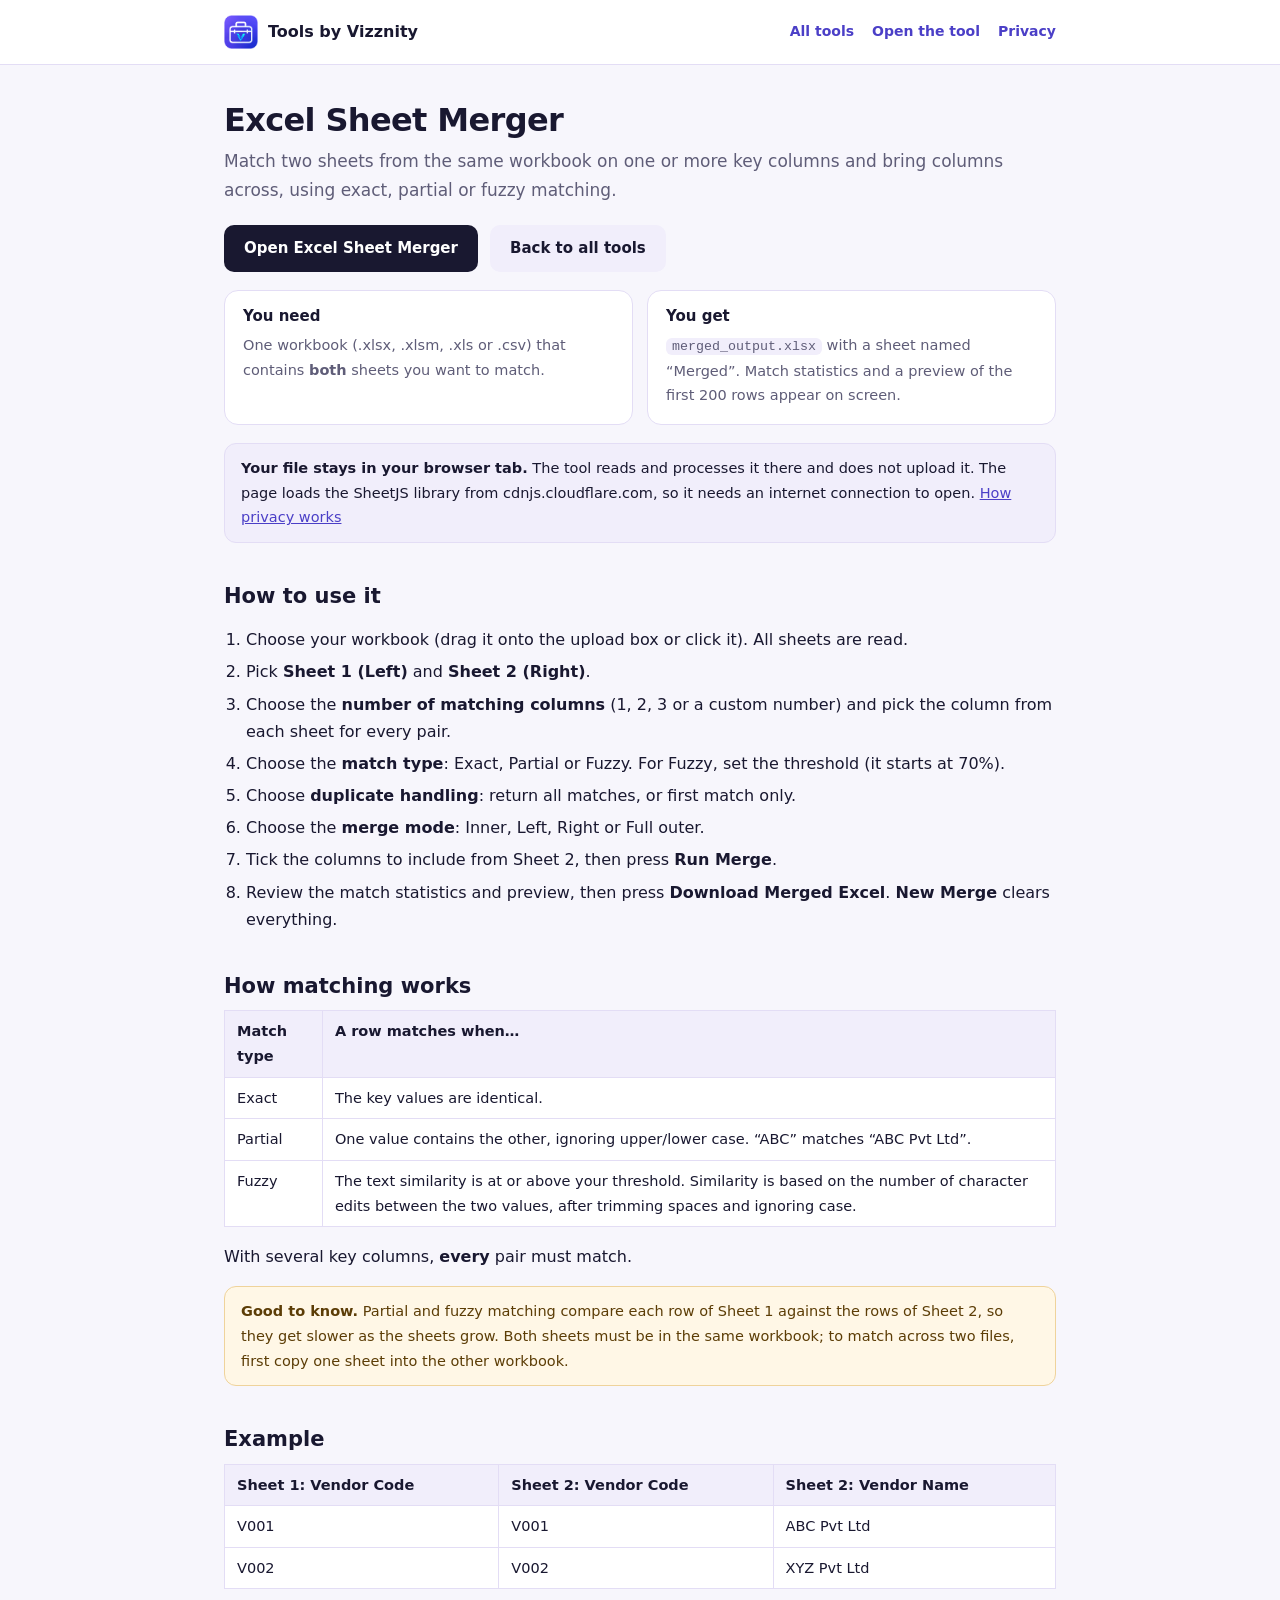
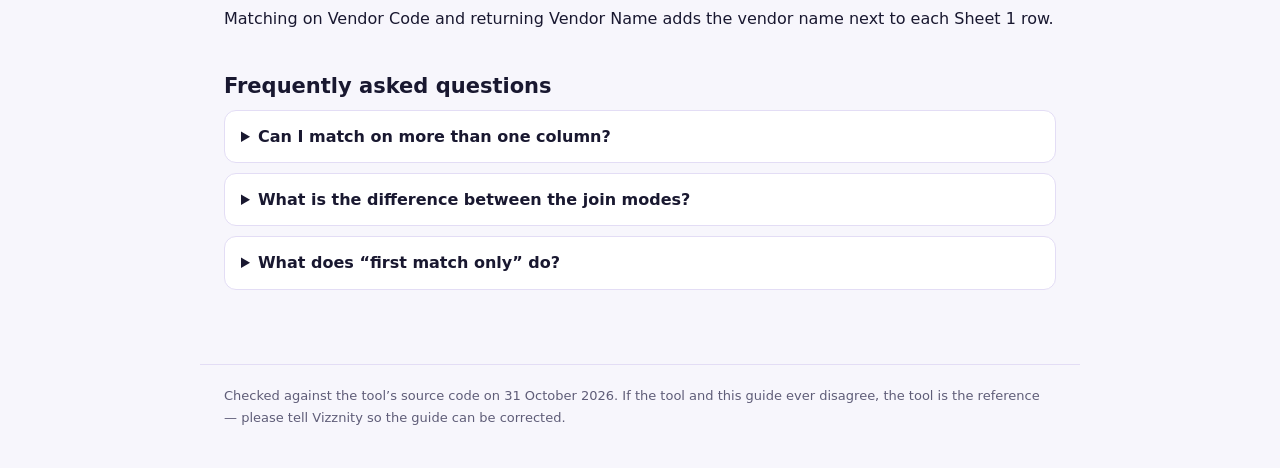
<file: docs/excel-merger-guide.html>
<!DOCTYPE html>
<html lang="en">
<head>
<meta charset="UTF-8">
<meta name="viewport" content="width=device-width, initial-scale=1.0">
<title>Excel Sheet Merger — Guide — Tools by Vizznity</title>
<meta name="description" content="How to use the Excel Sheet Merger: match two sheets with exact, partial or fuzzy matching.">
<meta name="theme-color" content="#f7f6fc">
<link rel="icon" type="image/png" href="../assets/tools-vizznity-icon-transparent.png">
<link rel="stylesheet" href="../assets/vz-guide.css">
</head>
<body>
<a class="vz-skip" href="#main">Skip to main content</a>
<header class="g-top"><div class="g-top-in">
  <a class="g-brand" href="../index.html"><img src="../assets/tools-vizznity-icon-transparent.png" alt="" width="34" height="34"><span>Tools by Vizznity</span></a>
  <nav class="g-nav" aria-label="Guide navigation"><a href="../index.html">All tools</a><a href="../tools/excel-merger.html">Open the tool</a><a href="../index.html#privacy">Privacy</a></nav>
</div></header>
<main id="main" tabindex="-1">
<h1>Excel Sheet Merger</h1>
<p class="lead">Match two sheets from the same workbook on one or more key columns and bring columns across, using exact, partial or fuzzy matching.</p>
<div class="cta-row"><a class="btn" href="../tools/excel-merger.html">Open Excel Sheet Merger</a><a class="btn btn-alt" href="../index.html">Back to all tools</a></div>
<div class="io">
  <div><h2>You need</h2><p>One workbook (.xlsx, .xlsm, .xls or .csv) that contains <strong>both</strong> sheets you want to match.</p></div>
  <div><h2>You get</h2><p><code>merged_output.xlsx</code> with a sheet named “Merged”. Match statistics and a preview of the first 200 rows appear on screen.</p></div>
</div>
<p class="note"><strong>Your file stays in your browser tab.</strong> The tool reads and processes it there and does not upload it. The page loads the SheetJS library from cdnjs.cloudflare.com, so it needs an internet connection to open. <a href="../index.html#privacy">How privacy works</a></p>
<h2>How to use it</h2>
<ol>
<li>Choose your workbook (drag it onto the upload box or click it). All sheets are read.</li>
<li>Pick <strong>Sheet 1 (Left)</strong> and <strong>Sheet 2 (Right)</strong>.</li>
<li>Choose the <strong>number of matching columns</strong> (1, 2, 3 or a custom number) and pick the column from each sheet for every pair.</li>
<li>Choose the <strong>match type</strong>: Exact, Partial or Fuzzy. For Fuzzy, set the threshold (it starts at 70%).</li>
<li>Choose <strong>duplicate handling</strong>: return all matches, or first match only.</li>
<li>Choose the <strong>merge mode</strong>: Inner, Left, Right or Full outer.</li>
<li>Tick the columns to include from Sheet 2, then press <strong>Run Merge</strong>.</li>
<li>Review the match statistics and preview, then press <strong>Download Merged Excel</strong>. <strong>New Merge</strong> clears everything.</li>
</ol>
<h2>How matching works</h2>
<table><thead><tr><th scope="col">Match type</th><th scope="col">A row matches when…</th></tr></thead><tbody>
<tr><td>Exact</td><td>The key values are identical.</td></tr>
<tr><td>Partial</td><td>One value contains the other, ignoring upper/lower case. “ABC” matches “ABC Pvt Ltd”.</td></tr>
<tr><td>Fuzzy</td><td>The text similarity is at or above your threshold. Similarity is based on the number of character edits between the two values, after trimming spaces and ignoring case.</td></tr>
</tbody></table>
<p>With several key columns, <strong>every</strong> pair must match.</p>
<div class="note warn"><strong>Good to know.</strong> Partial and fuzzy matching compare each row of Sheet 1 against the rows of Sheet 2, so they get slower as the sheets grow. Both sheets must be in the same workbook; to match across two files, first copy one sheet into the other workbook.</div>
<h2>Example</h2>
<div class="tw"><table><thead><tr><th scope="col">Sheet 1: Vendor Code</th><th scope="col">Sheet 2: Vendor Code</th><th scope="col">Sheet 2: Vendor Name</th></tr></thead><tbody>
<tr><td>V001</td><td>V001</td><td>ABC Pvt Ltd</td></tr><tr><td>V002</td><td>V002</td><td>XYZ Pvt Ltd</td></tr></tbody></table></div>
<p>Matching on Vendor Code and returning Vendor Name adds the vendor name next to each Sheet 1 row.</p><h2>Frequently asked questions</h2><details><summary>Can I match on more than one column?</summary><p>Yes — choose 1, 2, 3 or a custom number of key columns.</p></details><details><summary>What is the difference between the join modes?</summary><p>Inner keeps only matched rows. Left keeps every Sheet 1 row. Right keeps every Sheet 2 row. Full outer keeps all rows from both.</p></details><details><summary>What does “first match only” do?</summary><p>If several Sheet 2 rows match one Sheet 1 row, only the first is used. “Return all matches” produces one output row per match.</p></details>
</main>
<footer class="g-foot">Checked against the tool’s source code on 31 October 2026. If the tool and this guide ever disagree, the tool is the reference — please tell Vizznity so the guide can be corrected.</footer>
</body>
</html>
</file>
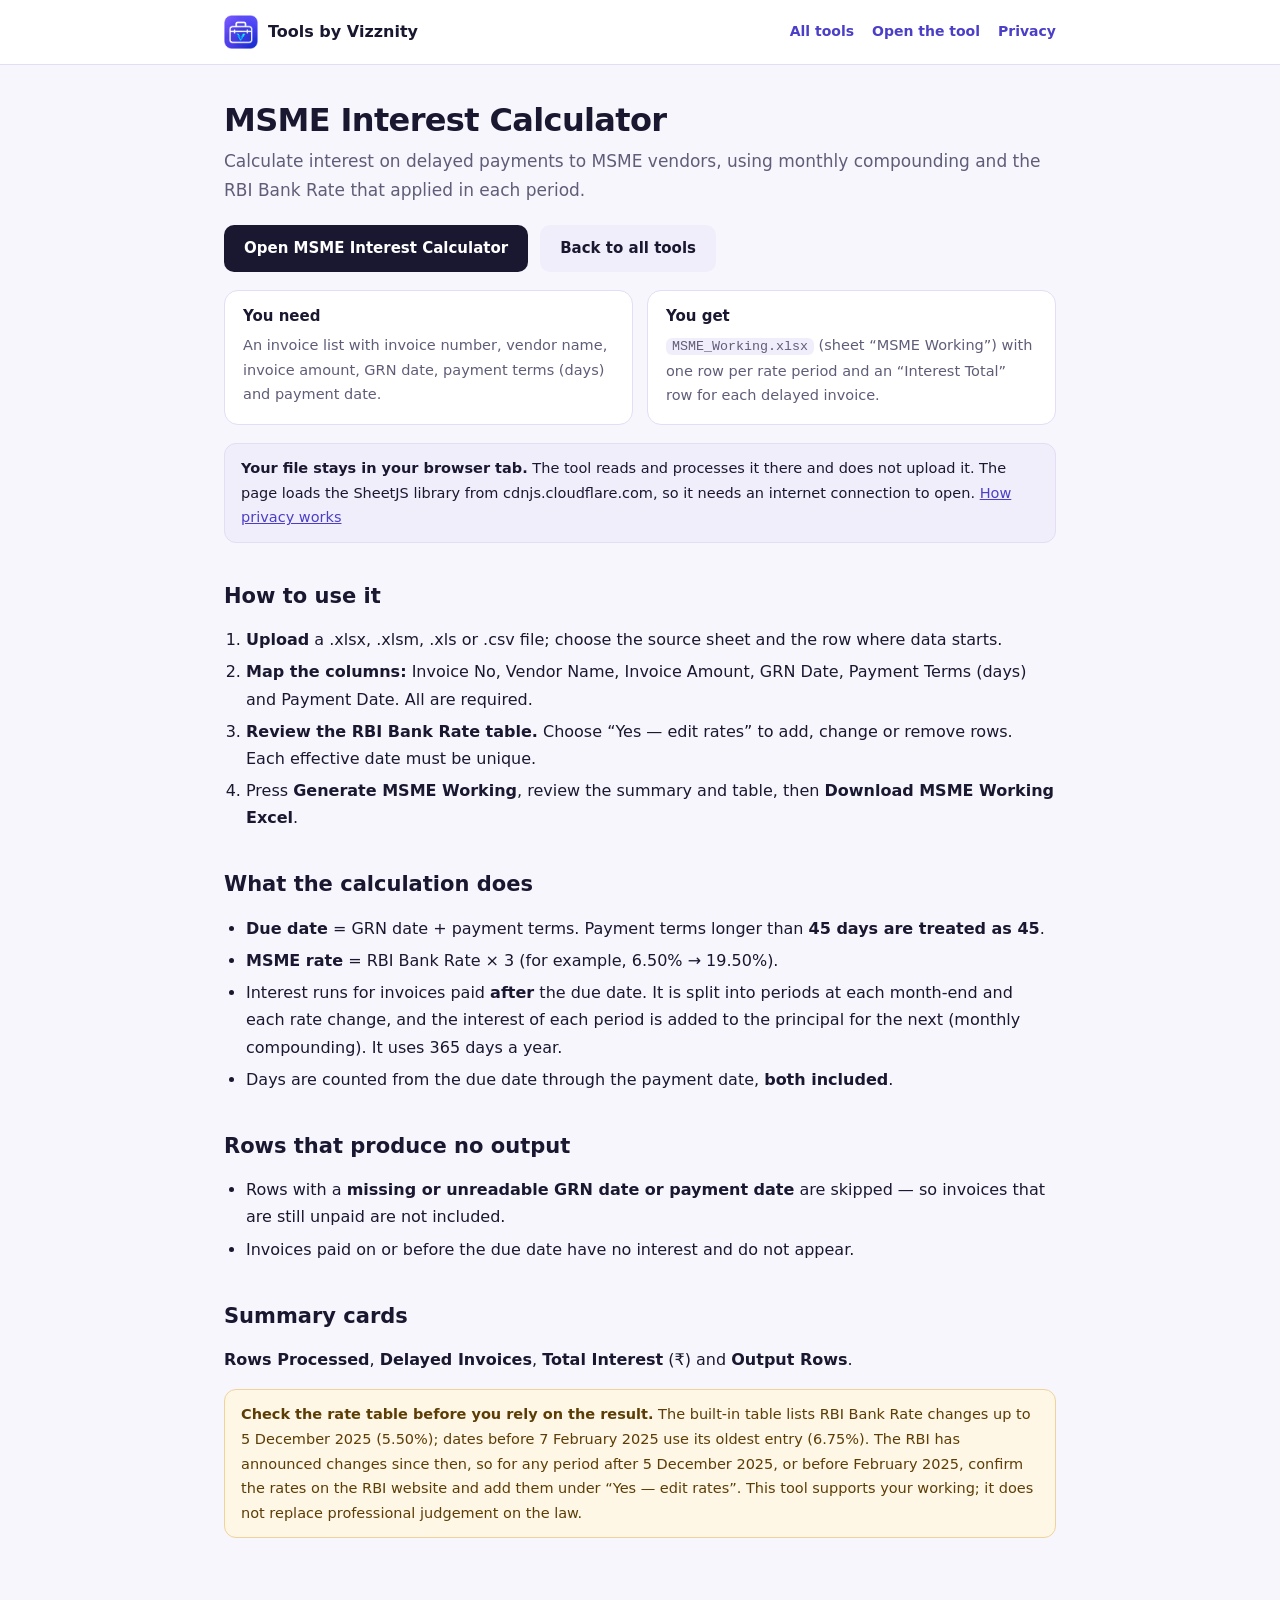
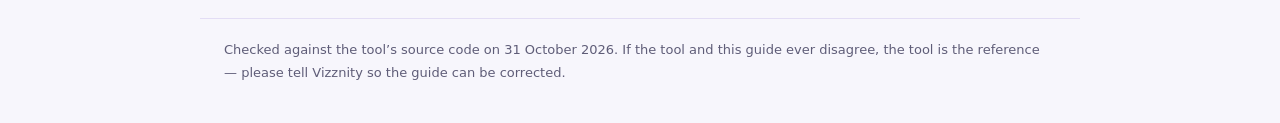
<file: docs/msme-interest-calculator-guide.html>
<!DOCTYPE html>
<html lang="en">
<head>
<meta charset="UTF-8">
<meta name="viewport" content="width=device-width, initial-scale=1.0">
<title>MSME Interest Calculator — Guide — Tools by Vizznity</title>
<meta name="description" content="How to use the MSME Interest Calculator: columns, rates, calculation rules and limitations.">
<meta name="theme-color" content="#f7f6fc">
<link rel="icon" type="image/png" href="../assets/tools-vizznity-icon-transparent.png">
<link rel="stylesheet" href="../assets/vz-guide.css">
</head>
<body>
<a class="vz-skip" href="#main">Skip to main content</a>
<header class="g-top"><div class="g-top-in">
  <a class="g-brand" href="../index.html"><img src="../assets/tools-vizznity-icon-transparent.png" alt="" width="34" height="34"><span>Tools by Vizznity</span></a>
  <nav class="g-nav" aria-label="Guide navigation"><a href="../index.html">All tools</a><a href="../tools/msme-interest-calculator.html">Open the tool</a><a href="../index.html#privacy">Privacy</a></nav>
</div></header>
<main id="main" tabindex="-1">
<h1>MSME Interest Calculator</h1>
<p class="lead">Calculate interest on delayed payments to MSME vendors, using monthly compounding and the RBI Bank Rate that applied in each period.</p>
<div class="cta-row"><a class="btn" href="../tools/msme-interest-calculator.html">Open MSME Interest Calculator</a><a class="btn btn-alt" href="../index.html">Back to all tools</a></div>
<div class="io">
  <div><h2>You need</h2><p>An invoice list with invoice number, vendor name, invoice amount, GRN date, payment terms (days) and payment date.</p></div>
  <div><h2>You get</h2><p><code>MSME_Working.xlsx</code> (sheet “MSME Working”) with one row per rate period and an “Interest Total” row for each delayed invoice.</p></div>
</div>
<p class="note"><strong>Your file stays in your browser tab.</strong> The tool reads and processes it there and does not upload it. The page loads the SheetJS library from cdnjs.cloudflare.com, so it needs an internet connection to open. <a href="../index.html#privacy">How privacy works</a></p>
<h2>How to use it</h2>
<ol>
<li><strong>Upload</strong> a .xlsx, .xlsm, .xls or .csv file; choose the source sheet and the row where data starts.</li>
<li><strong>Map the columns:</strong> Invoice No, Vendor Name, Invoice Amount, GRN Date, Payment Terms (days) and Payment Date. All are required.</li>
<li><strong>Review the RBI Bank Rate table.</strong> Choose “Yes — edit rates” to add, change or remove rows. Each effective date must be unique.</li>
<li>Press <strong>Generate MSME Working</strong>, review the summary and table, then <strong>Download MSME Working Excel</strong>.</li>
</ol>
<h2>What the calculation does</h2>
<ul>
<li><strong>Due date</strong> = GRN date + payment terms. Payment terms longer than <strong>45 days are treated as 45</strong>.</li>
<li><strong>MSME rate</strong> = RBI Bank Rate × 3 (for example, 6.50% → 19.50%).</li>
<li>Interest runs for invoices paid <strong>after</strong> the due date. It is split into periods at each month-end and each rate change, and the interest of each period is added to the principal for the next (monthly compounding). It uses 365 days a year.</li>
<li>Days are counted from the due date through the payment date, <strong>both included</strong>.</li>
</ul>
<h2>Rows that produce no output</h2>
<ul><li>Rows with a <strong>missing or unreadable GRN date or payment date</strong> are skipped — so invoices that are still unpaid are not included.</li>
<li>Invoices paid on or before the due date have no interest and do not appear.</li></ul>
<h2>Summary cards</h2>
<p><strong>Rows Processed</strong>, <strong>Delayed Invoices</strong>, <strong>Total Interest</strong> (₹) and <strong>Output Rows</strong>.</p>
<div class="note warn"><strong>Check the rate table before you rely on the result.</strong> The built-in table lists RBI Bank Rate changes up to 5 December 2025 (5.50%); dates before 7 February 2025 use its oldest entry (6.75%). The RBI has announced changes since then, so for any period after 5 December 2025, or before February 2025, confirm the rates on the RBI website and add them under “Yes — edit rates”. This tool supports your working; it does not replace professional judgement on the law.</div>
</main>
<footer class="g-foot">Checked against the tool’s source code on 31 October 2026. If the tool and this guide ever disagree, the tool is the reference — please tell Vizznity so the guide can be corrected.</footer>
</body>
</html>
</file>
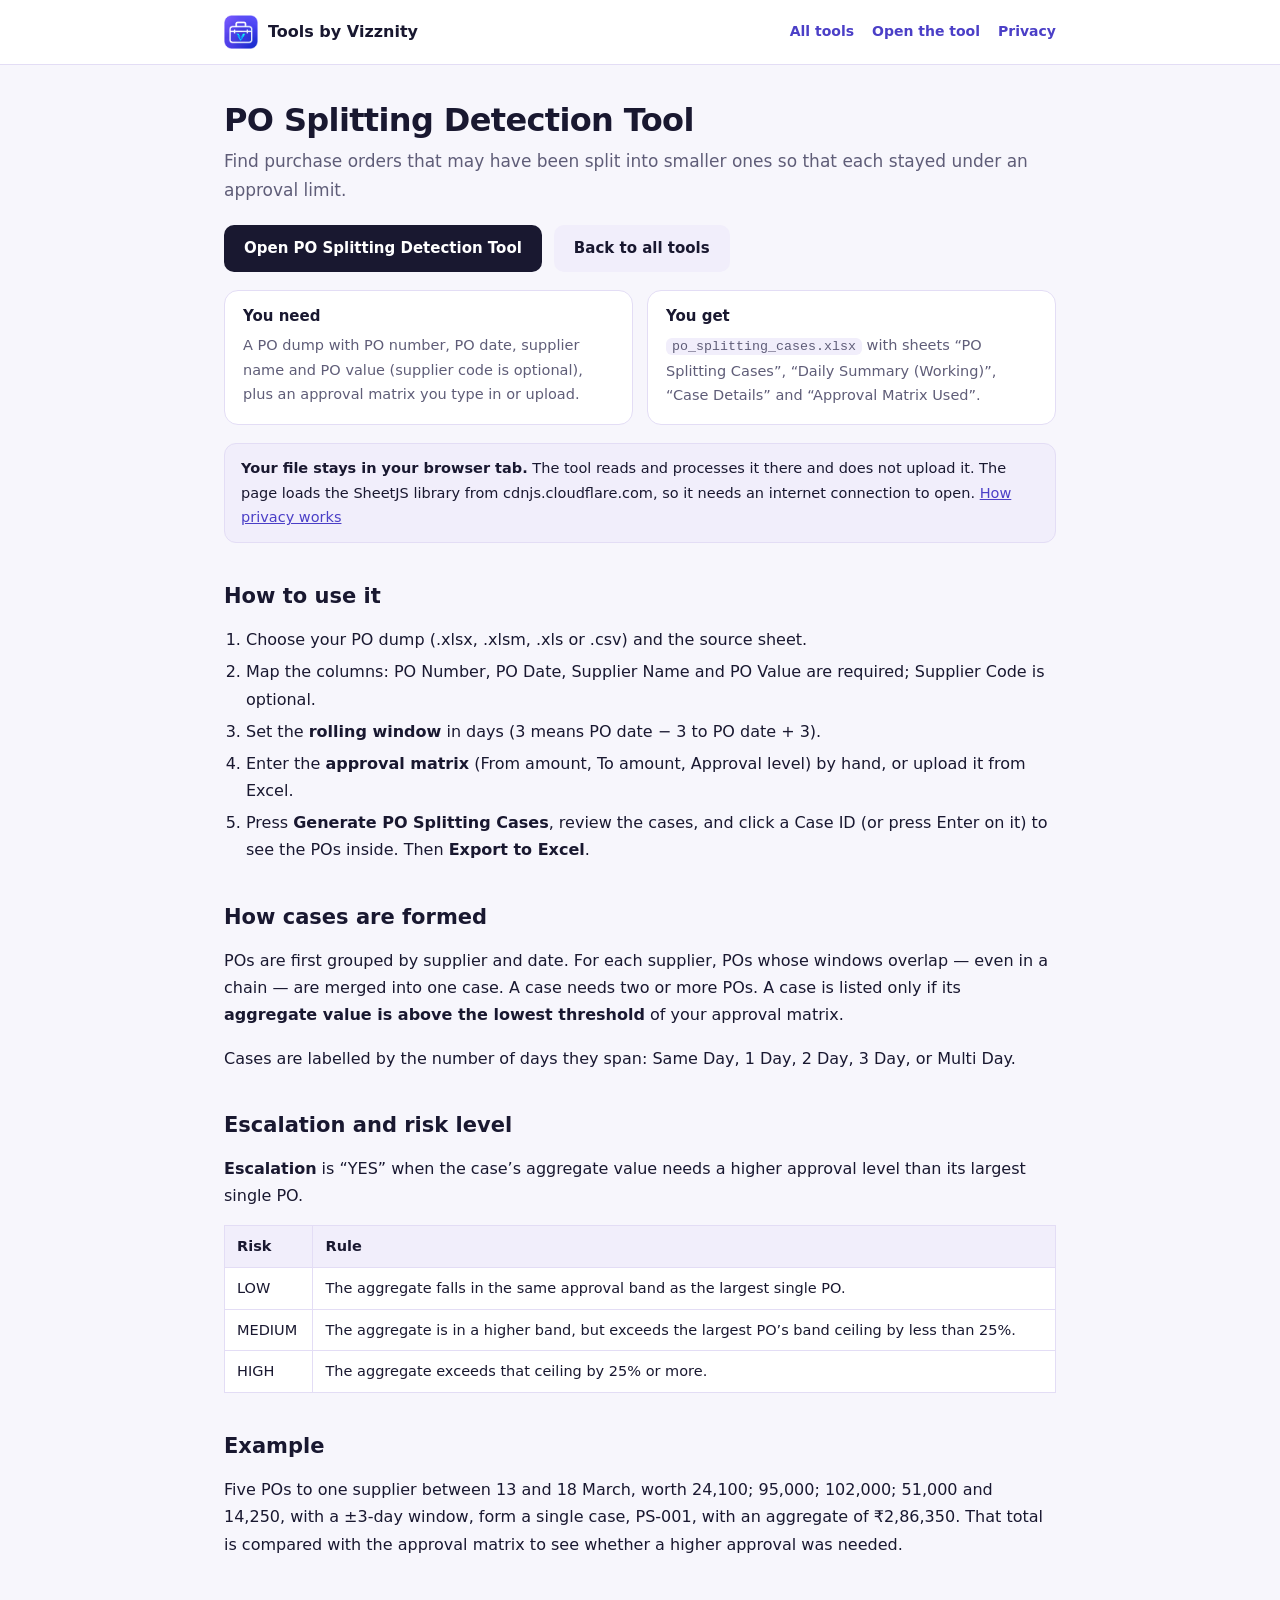
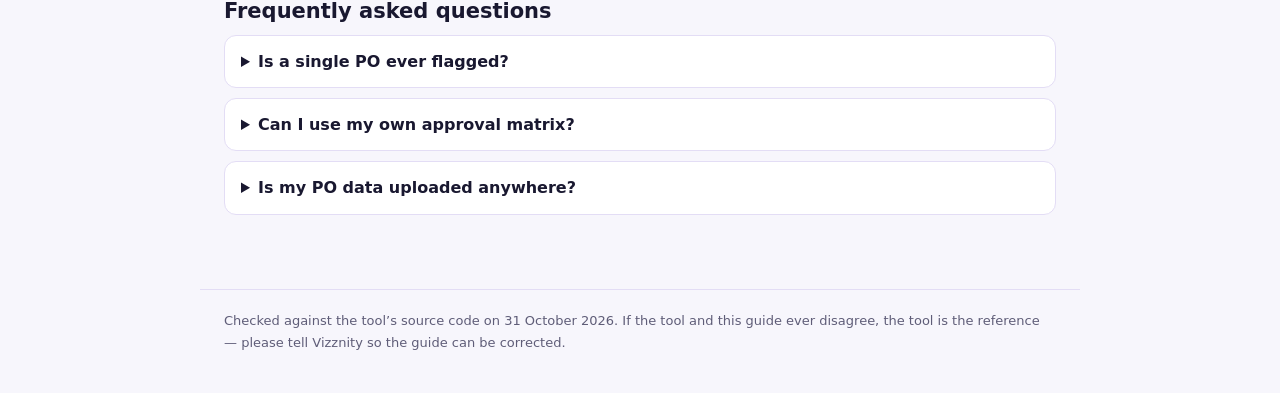
<file: docs/po-splitting-detector-guide.html>
<!DOCTYPE html>
<html lang="en">
<head>
<meta charset="UTF-8">
<meta name="viewport" content="width=device-width, initial-scale=1.0">
<title>PO Splitting Detection Tool — Guide — Tools by Vizznity</title>
<meta name="description" content="How to use the PO Splitting Detection Tool: mapping, window, approval matrix, risk levels.">
<meta name="theme-color" content="#f7f6fc">
<link rel="icon" type="image/png" href="../assets/tools-vizznity-icon-transparent.png">
<link rel="stylesheet" href="../assets/vz-guide.css">
</head>
<body>
<a class="vz-skip" href="#main">Skip to main content</a>
<header class="g-top"><div class="g-top-in">
  <a class="g-brand" href="../index.html"><img src="../assets/tools-vizznity-icon-transparent.png" alt="" width="34" height="34"><span>Tools by Vizznity</span></a>
  <nav class="g-nav" aria-label="Guide navigation"><a href="../index.html">All tools</a><a href="../tools/po-splitting-detector.html">Open the tool</a><a href="../index.html#privacy">Privacy</a></nav>
</div></header>
<main id="main" tabindex="-1">
<h1>PO Splitting Detection Tool</h1>
<p class="lead">Find purchase orders that may have been split into smaller ones so that each stayed under an approval limit.</p>
<div class="cta-row"><a class="btn" href="../tools/po-splitting-detector.html">Open PO Splitting Detection Tool</a><a class="btn btn-alt" href="../index.html">Back to all tools</a></div>
<div class="io">
  <div><h2>You need</h2><p>A PO dump with PO number, PO date, supplier name and PO value (supplier code is optional), plus an approval matrix you type in or upload.</p></div>
  <div><h2>You get</h2><p><code>po_splitting_cases.xlsx</code> with sheets “PO Splitting Cases”, “Daily Summary (Working)”, “Case Details” and “Approval Matrix Used”.</p></div>
</div>
<p class="note"><strong>Your file stays in your browser tab.</strong> The tool reads and processes it there and does not upload it. The page loads the SheetJS library from cdnjs.cloudflare.com, so it needs an internet connection to open. <a href="../index.html#privacy">How privacy works</a></p>
<h2>How to use it</h2>
<ol>
<li>Choose your PO dump (.xlsx, .xlsm, .xls or .csv) and the source sheet.</li>
<li>Map the columns: PO Number, PO Date, Supplier Name and PO Value are required; Supplier Code is optional.</li>
<li>Set the <strong>rolling window</strong> in days (3 means PO date − 3 to PO date + 3).</li>
<li>Enter the <strong>approval matrix</strong> (From amount, To amount, Approval level) by hand, or upload it from Excel.</li>
<li>Press <strong>Generate PO Splitting Cases</strong>, review the cases, and click a Case ID (or press Enter on it) to see the POs inside. Then <strong>Export to Excel</strong>.</li>
</ol>
<h2>How cases are formed</h2>
<p>POs are first grouped by supplier and date. For each supplier, POs whose windows overlap — even in a chain — are merged into one case. A case needs two or more POs. A case is listed only if its <strong>aggregate value is above the lowest threshold</strong> of your approval matrix.</p>
<p>Cases are labelled by the number of days they span: Same Day, 1 Day, 2 Day, 3 Day, or Multi Day.</p>
<h2>Escalation and risk level</h2>
<p><strong>Escalation</strong> is “YES” when the case’s aggregate value needs a higher approval level than its largest single PO.</p>
<table><thead><tr><th scope="col">Risk</th><th scope="col">Rule</th></tr></thead><tbody>
<tr><td>LOW</td><td>The aggregate falls in the same approval band as the largest single PO.</td></tr>
<tr><td>MEDIUM</td><td>The aggregate is in a higher band, but exceeds the largest PO’s band ceiling by less than 25%.</td></tr>
<tr><td>HIGH</td><td>The aggregate exceeds that ceiling by 25% or more.</td></tr></tbody></table>
<h2>Example</h2>
<p>Five POs to one supplier between 13 and 18 March, worth 24,100; 95,000; 102,000; 51,000 and 14,250, with a ±3-day window, form a single case, PS-001, with an aggregate of ₹2,86,350. That total is compared with the approval matrix to see whether a higher approval was needed.</p><h2>Frequently asked questions</h2><details><summary>Is a single PO ever flagged?</summary><p>No. A case needs at least two POs from the same supplier.</p></details><details><summary>Can I use my own approval matrix?</summary><p>Yes — type it in or upload an Excel file with From Amount, To Amount and Approval Level columns.</p></details><details><summary>Is my PO data uploaded anywhere?</summary><p>No. The file is processed in your browser tab. See the privacy note above for what the page itself loads from other servers.</p></details>
</main>
<footer class="g-foot">Checked against the tool’s source code on 31 October 2026. If the tool and this guide ever disagree, the tool is the reference — please tell Vizznity so the guide can be corrected.</footer>
</body>
</html>
</file>
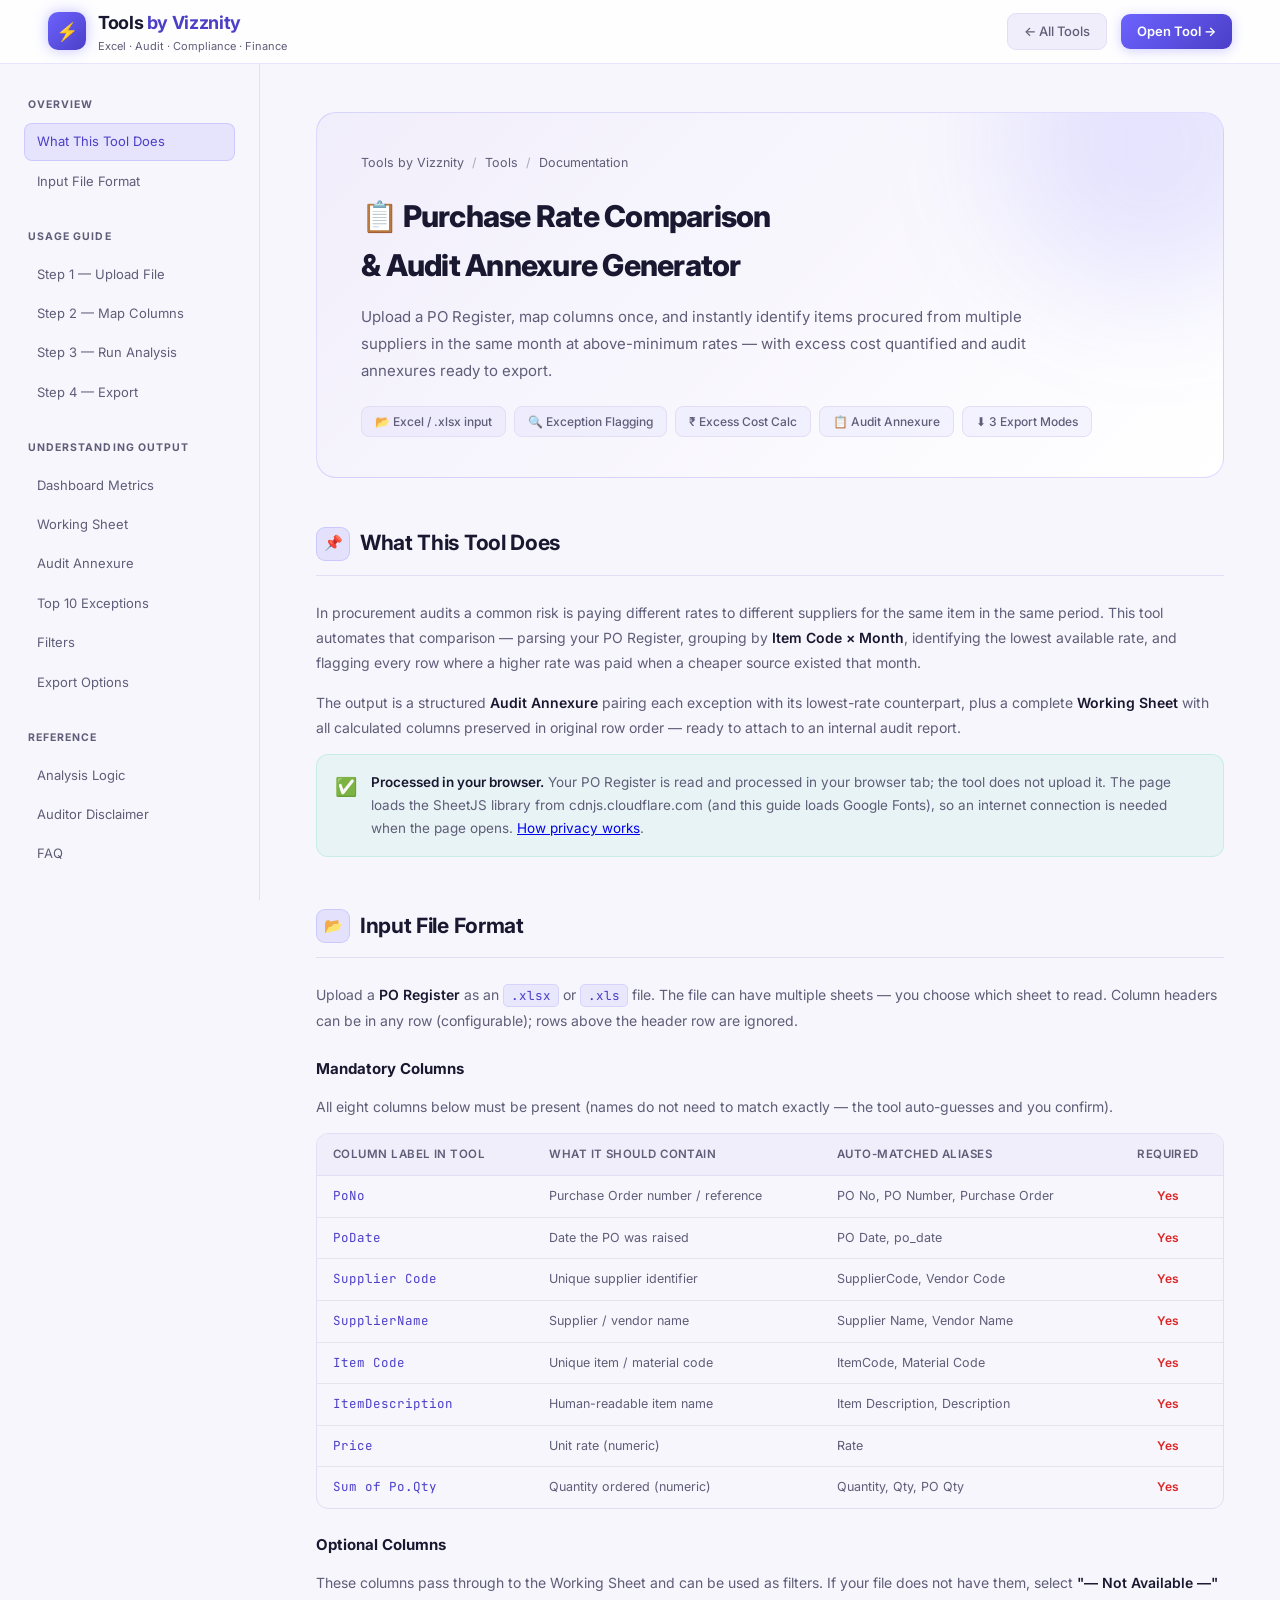
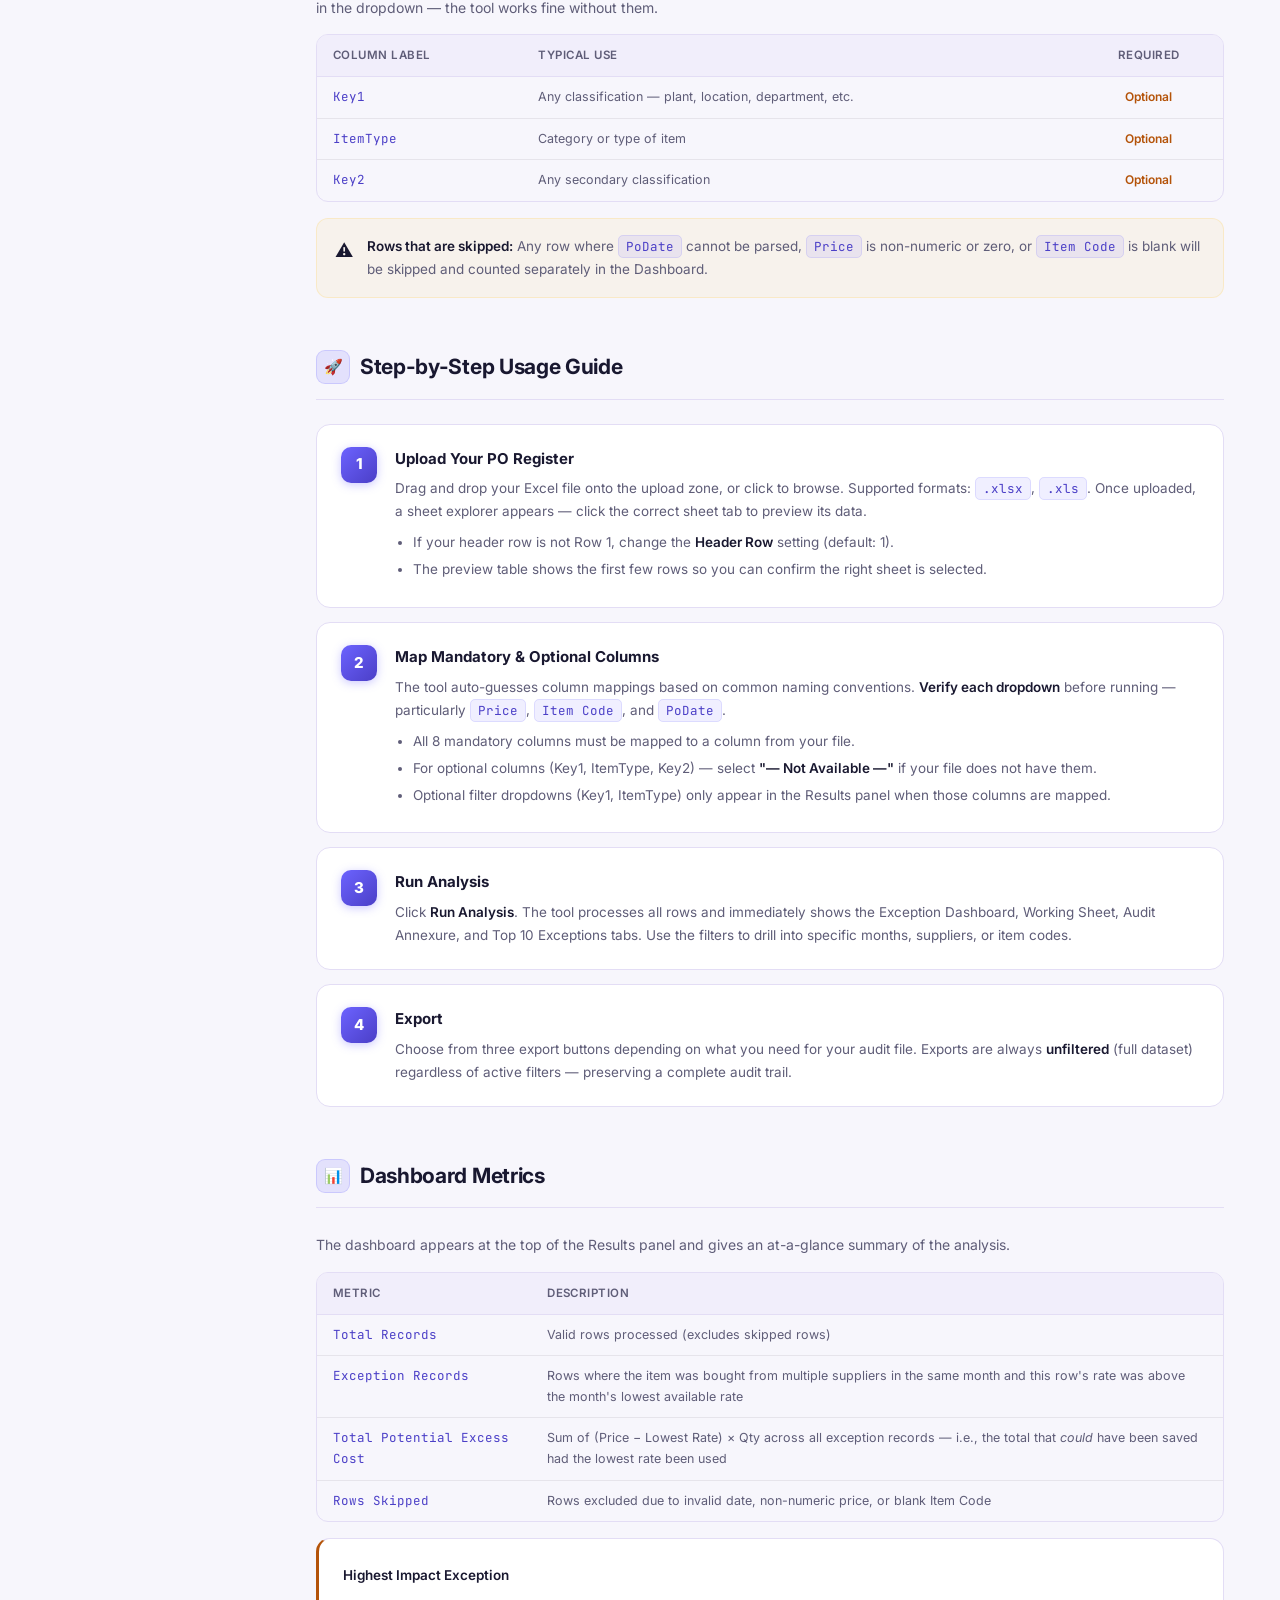
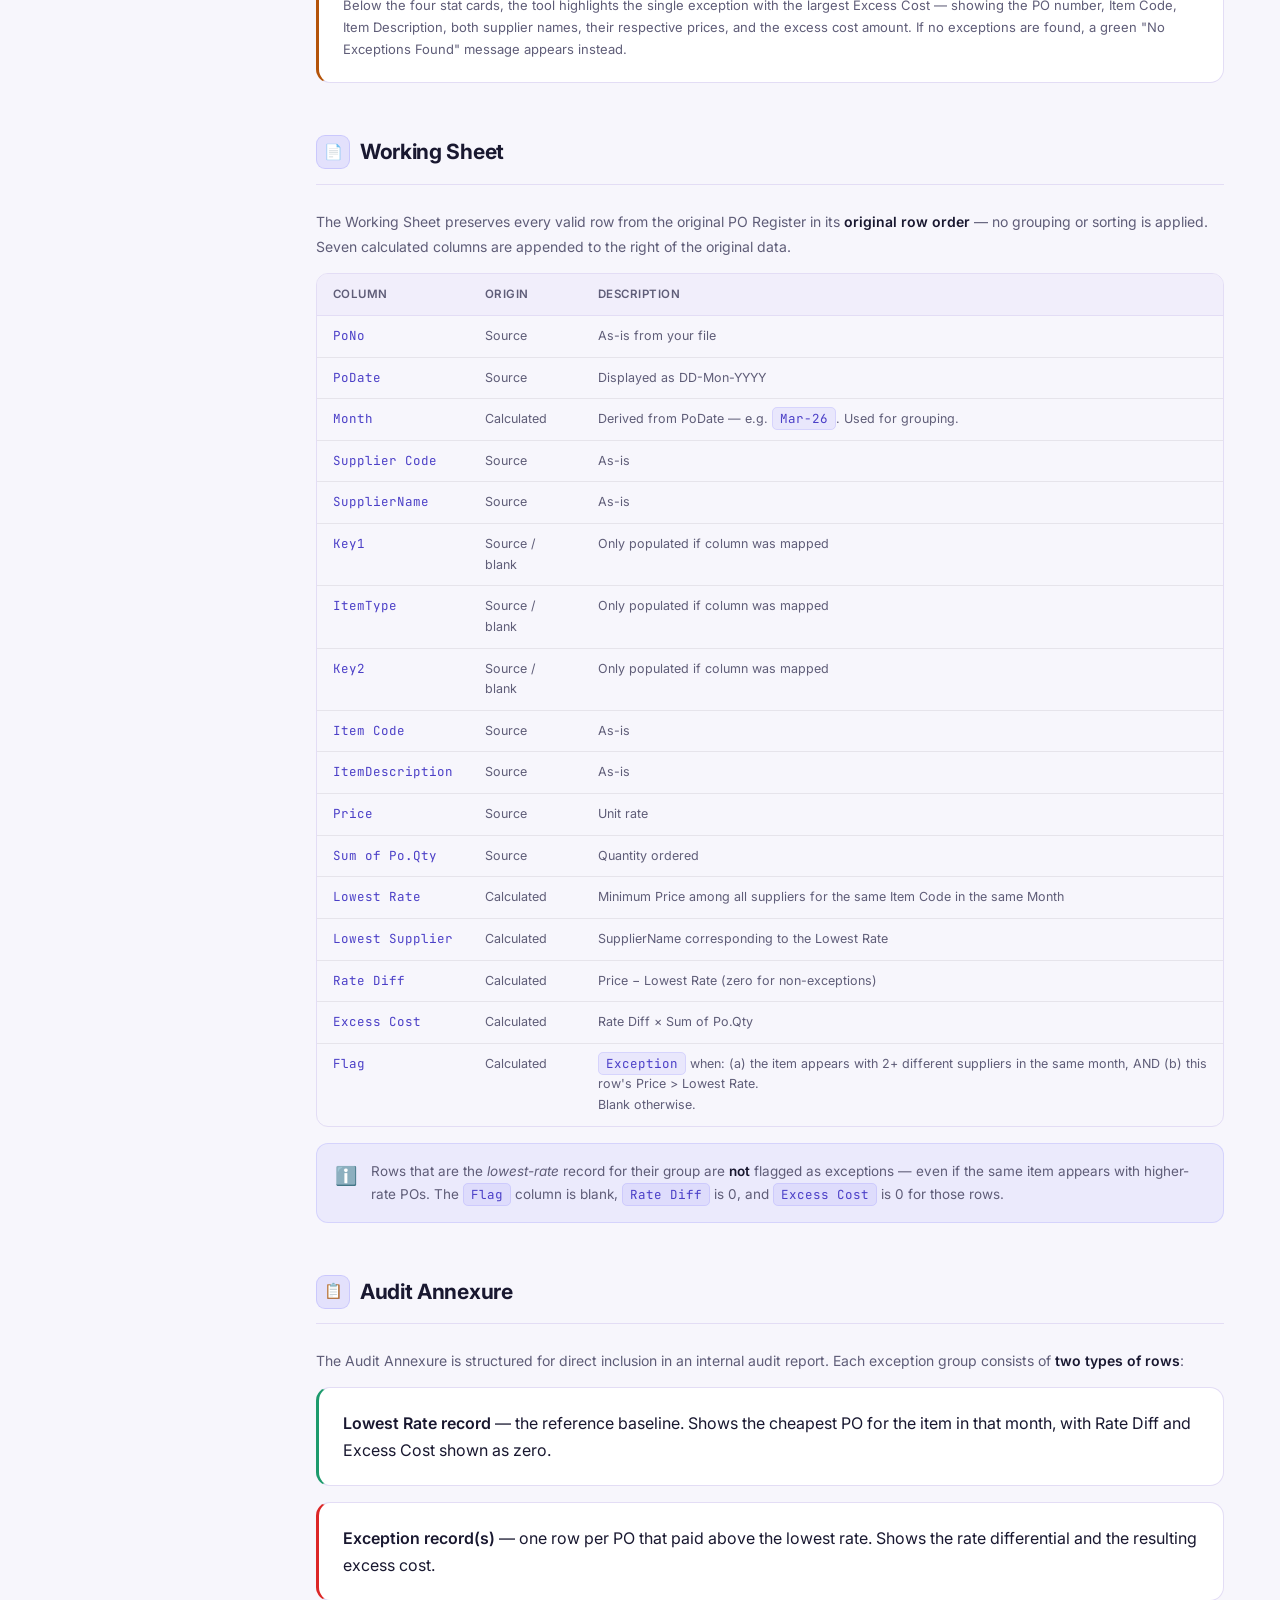
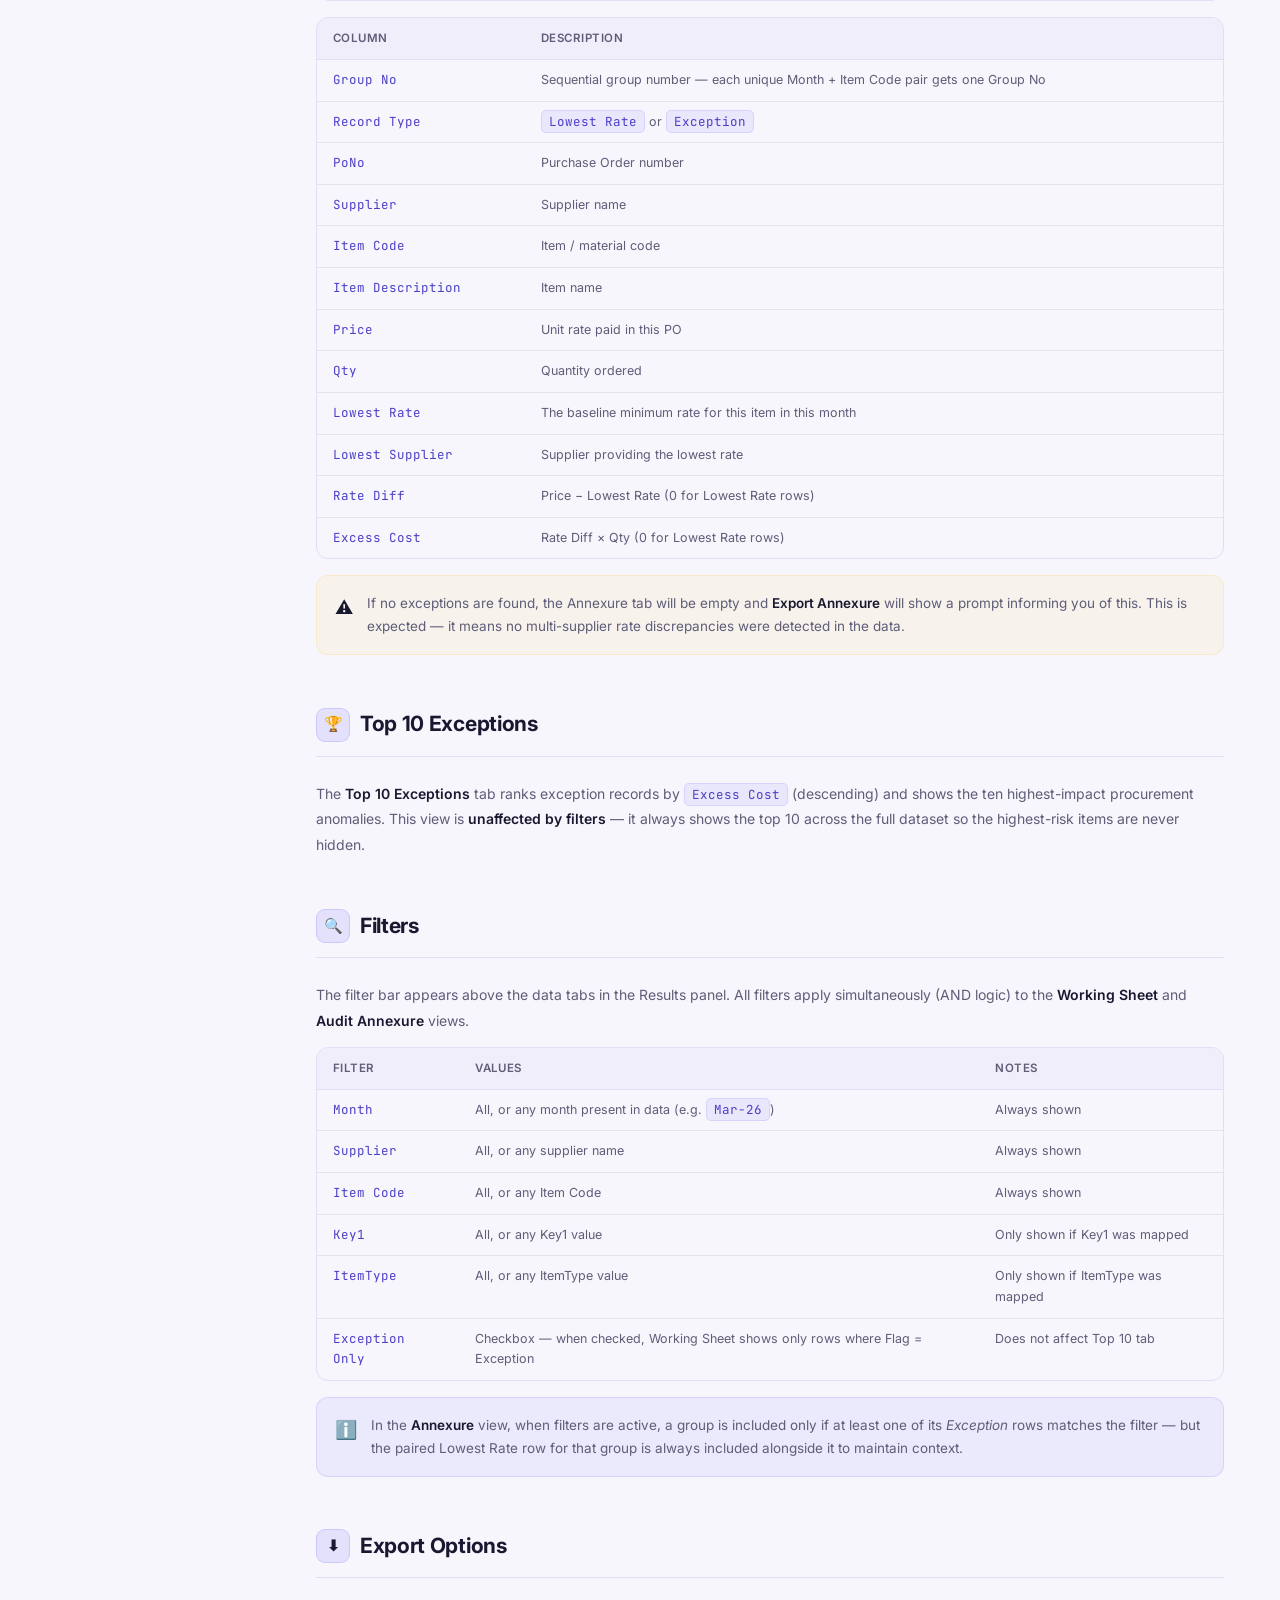
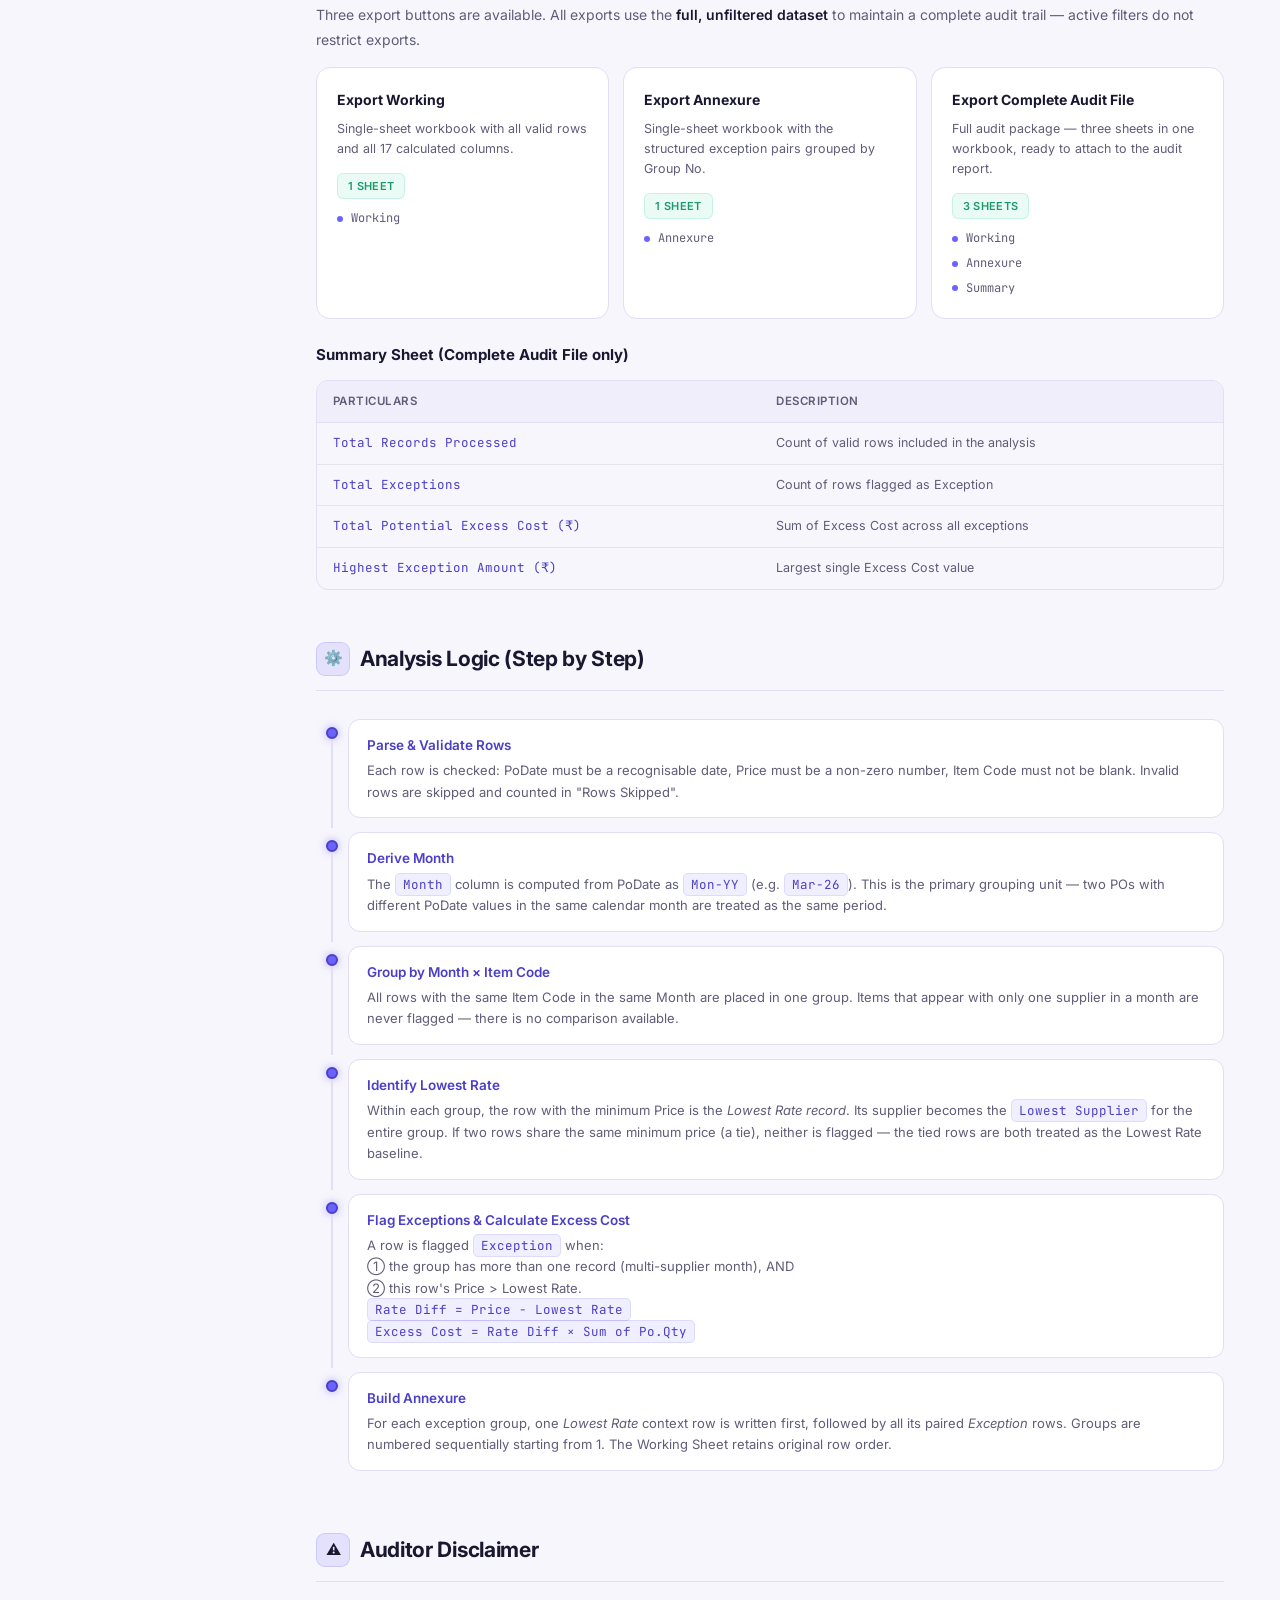
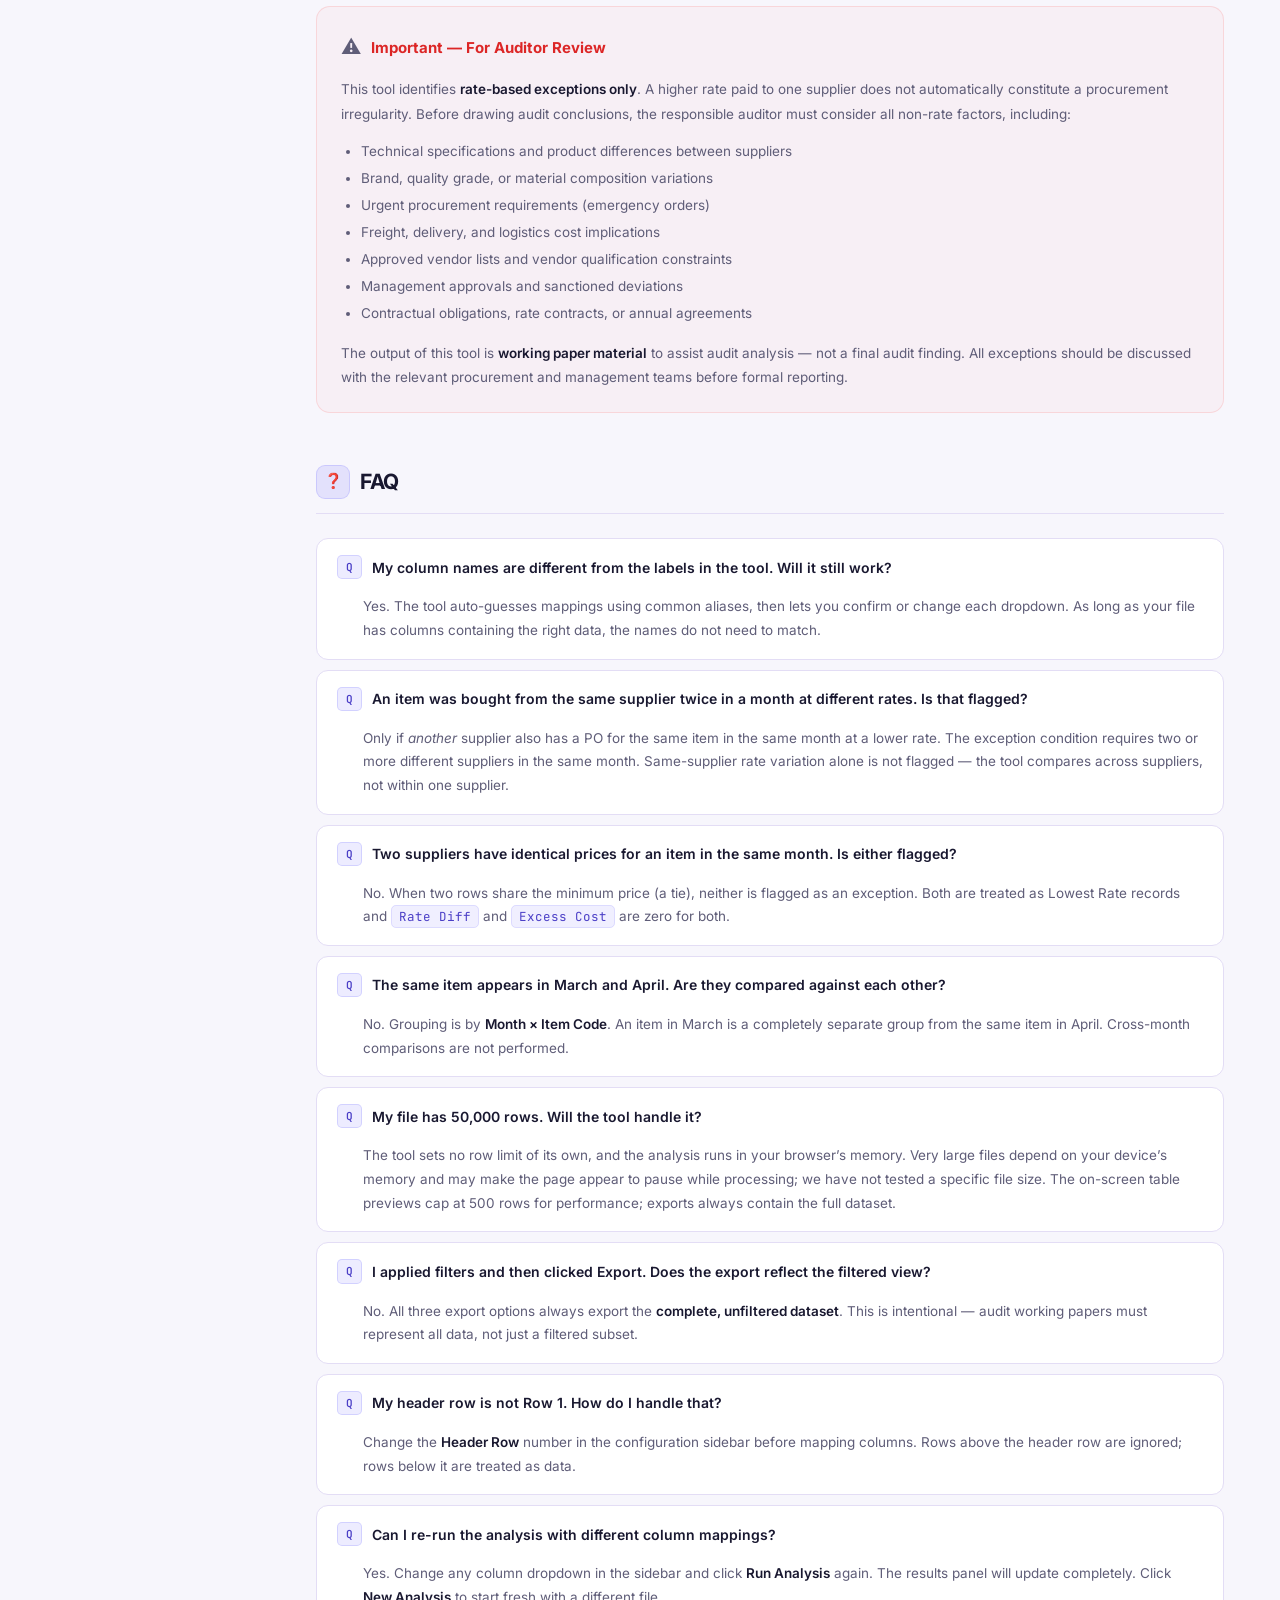
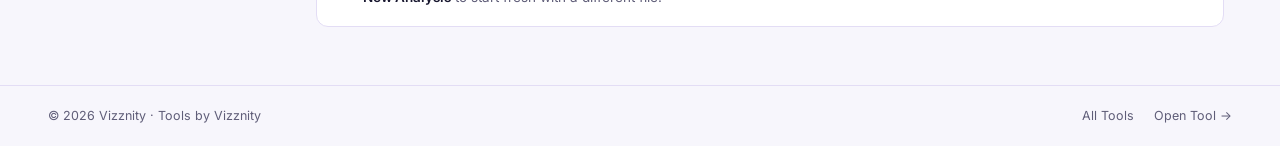
<file: docs/purchase-rate-comparison-guide.html>
<!DOCTYPE html>
<html lang="en">
<head>
<meta charset="UTF-8">
<meta name="viewport" content="width=device-width, initial-scale=1.0">
<title>Purchase Rate Comparison &amp; Audit Annexure Generator — Guide — Tools by Vizznity</title>
<link href="https://fonts.googleapis.com/css2?family=Inter:wght@400;500;600;700;800&family=JetBrains+Mono:wght@400;500&display=swap" rel="stylesheet">
<style>

:root {
    --bg:#f7f6fc;
    --surface:#ffffff;
    --surface2:#f1eefb;
    --surface3:#ece7fa;
    --border:#e3ddf5;
    --accent:#6c63ff;
    --accent2:#4b3fc7;
    --success:#1c9a6c;
    --warning:#b45309;
    --danger:#dc2626;
    --text:#191830;
    --text2:#5f5d78;
}

*, *::before, *::after { margin:0; padding:0; box-sizing:border-box; }
html { scroll-behavior:smooth; }

body {
    background:var(--bg);
    color:var(--text);
    font-family:'Inter','Segoe UI',sans-serif;
    overflow-x:hidden;
    line-height:1.65;
}

/* ── HEADER ── */
.header {
    height:64px;
    background:rgba(255,255,255,.86);
    backdrop-filter:blur(14px);
    border-bottom:1px solid rgba(108,99,255,.16);
    display:flex; align-items:center; justify-content:space-between;
    padding:0 48px;
    position:sticky; top:0; z-index:100;
}
.logo { display:flex; align-items:center; gap:12px; text-decoration:none; }
.logo-icon {
    width:38px; height:38px; border-radius:10px;
    background:linear-gradient(135deg,var(--accent),var(--accent2));
    display:flex; align-items:center; justify-content:center;
    font-size:18px; box-shadow:0 0 14px rgba(108,99,255,.4);
}
.logo-text h1 { font-size:18px; font-weight:700; letter-spacing:-.02em; color:var(--text); }
.logo-text p  { color:var(--text2); font-size:11px; }

.header-right {
    display:flex; align-items:center; gap:14px;
}
.back-link {
    display:flex; align-items:center; gap:7px;
    background:var(--surface2); border:1px solid var(--border);
    color:var(--text2); text-decoration:none;
    padding:7px 16px; border-radius:9px;
    font-size:13px; font-weight:500;
    transition:all .2s;
}
.back-link:hover { border-color:var(--accent); color:var(--text); }
.launch-btn {
    background:linear-gradient(135deg,var(--accent),var(--accent2));
    color:#fff; text-decoration:none;
    padding:7px 16px; border-radius:9px;
    font-size:13px; font-weight:600;
    box-shadow:0 2px 12px rgba(108,99,255,.3);
    transition:all .2s;
}
.launch-btn:hover { box-shadow:0 4px 20px rgba(108,99,255,.45); transform:translateY(-1px); }

/* ── PAGE LAYOUT ── */
.page-wrap {
    display:grid;
    grid-template-columns:260px 1fr;
    max-width:1300px; margin:0 auto;
    gap:0;
    align-items:start;
}

/* ── SIDEBAR NAV ── */
.sidebar {
    position:sticky; top:64px;
    height:calc(100vh - 64px);
    overflow-y:auto;
    padding:32px 24px;
    border-right:1px solid var(--border);
}
.sidebar::-webkit-scrollbar { width:4px; }
.sidebar::-webkit-scrollbar-track { background:transparent; }
.sidebar::-webkit-scrollbar-thumb { background:var(--border); border-radius:4px; }

.nav-section { margin-bottom:28px; }
.nav-label {
    font-size:10.5px; font-weight:700; letter-spacing:.1em;
    color:var(--text2); text-transform:uppercase;
    margin-bottom:10px; padding-left:4px;
}
.nav-item {
    display:block; text-decoration:none;
    color:var(--text2); font-size:13px;
    padding:7px 12px; border-radius:8px;
    transition:all .18s; margin-bottom:2px;
    border:1px solid transparent;
}
.nav-item:hover { background:var(--surface2); color:var(--text); }
.nav-item.active { background:rgba(108,99,255,.12); color:var(--accent2); border-color:rgba(108,99,255,.2); }

/* ── MAIN CONTENT ── */
.main {
    padding:48px 56px;
    min-width:0;
}

/* ── DOC HERO ── */
.doc-hero {
    background:linear-gradient(135deg,#f1eefb,#ffffff);
    border:1px solid rgba(108,99,255,.22);
    border-radius:20px;
    padding:40px 44px;
    margin-bottom:48px;
    position:relative; overflow:hidden;
}
.doc-hero::before {
    content:'';
    position:absolute; width:300px; height:300px; border-radius:50%;
    background:rgba(108,99,255,.14); top:-120px; right:-80px;
    filter:blur(60px); pointer-events:none;
}
.breadcrumb {
    display:flex; align-items:center; gap:8px;
    color:var(--text2); font-size:12.5px; margin-bottom:18px;
}
.breadcrumb a { color:var(--text2); text-decoration:none; }
.breadcrumb a:hover { color:var(--accent2); }
.breadcrumb span { color:var(--text2); opacity:.5; }
.doc-hero h1 { font-size:30px; font-weight:800; letter-spacing:-.025em; margin-bottom:12px; }
.doc-hero p  { color:var(--text2); font-size:15px; line-height:1.8; max-width:680px; }
.hero-tags { display:flex; flex-wrap:wrap; gap:8px; margin-top:22px; }
.hero-tag {
    background:rgba(108,99,255,.06); border:1px solid var(--border);
    color:var(--text2); padding:5px 13px; border-radius:8px;
    font-size:12px; font-weight:500;
}

/* ── SECTION STYLES ── */
.doc-section { margin-bottom:52px; }
.doc-section:last-child { margin-bottom:0; }

h2.section-title {
    font-size:21px; font-weight:700; letter-spacing:-.015em;
    padding-bottom:14px;
    border-bottom:1px solid var(--border);
    margin-bottom:24px;
    display:flex; align-items:center; gap:10px;
}
h2.section-title .sec-icon {
    width:34px; height:34px; border-radius:9px;
    background:rgba(108,99,255,.14); border:1px solid rgba(108,99,255,.2);
    display:flex; align-items:center; justify-content:center;
    font-size:15px; flex-shrink:0;
}

h3.sub-title {
    font-size:15px; font-weight:700; margin-bottom:12px; margin-top:24px;
    color:var(--text);
}

p.body-text { color:var(--text2); font-size:14px; line-height:1.8; margin-bottom:14px; }
p.body-text:last-child { margin-bottom:0; }
strong { color:var(--text); font-weight:600; }

/* ── CARD ── */
.card {
    background:var(--surface);
    border:1px solid var(--border);
    border-radius:14px;
    padding:22px 24px;
    margin-bottom:16px;
}
.card:last-child { margin-bottom:0; }

/* ── STEP CARDS ── */
.steps { display:flex; flex-direction:column; gap:14px; }
.step-card {
    display:flex; gap:18px;
    background:var(--surface); border:1px solid var(--border);
    border-radius:14px; padding:22px 24px;
    transition:border-color .2s;
}
.step-card:hover { border-color:rgba(108,99,255,.3); }
.step-num {
    width:36px; height:36px; border-radius:10px;
    background:linear-gradient(135deg,var(--accent),var(--accent2));
    display:flex; align-items:center; justify-content:center;
    font-size:15px; font-weight:800; color:#fff;
    flex-shrink:0; box-shadow:0 2px 10px rgba(108,99,255,.35);
}
.step-body h3 { font-size:15px; font-weight:700; margin-bottom:6px; }
.step-body p  { color:var(--text2); font-size:13.5px; line-height:1.7; }
.step-body ul { color:var(--text2); font-size:13.5px; line-height:1.7; padding-left:18px; margin-top:8px; }
.step-body li { margin-bottom:4px; }

/* ── TABLE ── */
.table-wrap {
    overflow-x:auto;
    border:1px solid var(--border);
    border-radius:12px;
    margin-bottom:16px;
}
table {
    width:100%; border-collapse:collapse;
    font-size:13.5px;
}
thead th {
    background:var(--surface2);
    color:var(--text2); font-weight:600; font-size:11.5px;
    text-transform:uppercase; letter-spacing:.04em;
    padding:11px 16px; text-align:left;
    border-bottom:1px solid var(--border);
}
tbody td {
    padding:10px 16px;
    border-bottom:1px solid rgba(25,24,48,.08);
    color:var(--text); vertical-align:top;
}
tbody tr:last-child td { border-bottom:none; }
tbody tr:hover td { background:rgba(108,99,255,.04); }
td.mono { font-family:'JetBrains Mono',monospace; font-size:12.5px; color:var(--accent2); }
td.req  { color:var(--danger); font-size:12px; font-weight:600; }
td.opt  { color:var(--warning); font-size:12px; font-weight:600; }
td.dim  { color:var(--text2); font-size:12.5px; }

/* ── INLINE CODE ── */
code {
    font-family:'JetBrains Mono',monospace;
    font-size:12.5px; color:var(--accent2);
    background:rgba(108,99,255,.1);
    border:1px solid rgba(108,99,255,.15);
    padding:2px 7px; border-radius:5px;
}

/* ── CALLOUTS ── */
.callout {
    display:flex; gap:14px; align-items:flex-start;
    border-radius:12px; padding:16px 18px;
    margin-bottom:16px; font-size:13.5px; line-height:1.7;
}
.callout-icon { font-size:18px; flex-shrink:0; margin-top:1px; }
.callout-body { color:var(--text2); }
.callout-body strong { color:var(--text); }
.callout.info    { background:rgba(108,99,255,.08); border:1px solid rgba(108,99,255,.18); }
.callout.success { background:rgba(52,211,153,.07); border:1px solid rgba(52,211,153,.18); }
.callout.warning { background:rgba(251,191,36,.07); border:1px solid rgba(251,191,36,.18); }
.callout.danger  { background:rgba(248,113,113,.07); border:1px solid rgba(248,113,113,.18); }

/* ── LOGIC DIAGRAM ── */
.logic-flow {
    display:flex; flex-direction:column; gap:0;
}
.logic-step {
    display:flex; gap:0; align-items:stretch;
}
.logic-line {
    display:flex; flex-direction:column; align-items:center;
    width:32px; flex-shrink:0;
}
.logic-dot {
    width:12px; height:12px; border-radius:50%;
    background:var(--accent); border:2px solid var(--accent2);
    box-shadow:0 0 8px rgba(108,99,255,.5);
    flex-shrink:0; margin-top:12px;
}
.logic-connector { width:2px; background:var(--border); flex:1; margin-top:0; margin-bottom:0; }
.logic-step:last-child .logic-connector { display:none; }
.logic-content {
    flex:1; background:var(--surface); border:1px solid var(--border);
    border-radius:12px; padding:14px 18px;
    margin:4px 0 10px 0; font-size:13.5px;
}
.logic-content strong { color:var(--accent2); }
.logic-content p { color:var(--text2); margin-top:4px; font-size:13px; line-height:1.65; }

/* ── OUTPUT TABS ── */
.output-tabs {
    display:flex; gap:2px;
    background:var(--surface2);
    border:1px solid var(--border);
    border-radius:12px 12px 0 0; padding:6px;
    border-bottom:none;
}
.output-tab {
    padding:8px 18px; border-radius:8px;
    font-size:13px; font-weight:600;
    color:var(--text2); cursor:pointer; transition:all .18s;
}
.output-tab.active { background:var(--accent); color:#fff; }

.output-panel {
    background:var(--surface); border:1px solid var(--border);
    border-radius:0 0 12px 12px; padding:22px 24px;
    margin-bottom:16px;
}

/* ── EXPORT CARDS ── */
.export-grid { display:grid; grid-template-columns:repeat(3,1fr); gap:14px; }
.export-card {
    background:var(--surface); border:1px solid var(--border);
    border-radius:14px; padding:20px;
    transition:all .2s;
}
.export-card:hover { border-color:rgba(108,99,255,.35); transform:translateY(-2px); }
.export-card h3 { font-size:14px; font-weight:700; margin-bottom:8px; }
.export-card p  { color:var(--text2); font-size:12.5px; line-height:1.6; margin-bottom:12px; }
.export-tag {
    display:inline-block;
    background:rgba(52,211,153,.1); border:1px solid rgba(52,211,153,.2);
    color:var(--success); padding:3px 10px; border-radius:6px;
    font-size:11px; font-weight:600; letter-spacing:.03em;
}
.export-sheets {
    display:flex; flex-direction:column; gap:5px; margin-top:10px;
}
.export-sheet-row {
    display:flex; align-items:center; gap:8px;
    font-size:12px; color:var(--text2);
    font-family:'JetBrains Mono',monospace;
}
.sheet-dot { width:6px; height:6px; border-radius:50%; background:var(--accent); flex-shrink:0; }

/* ── FAQ ── */
.faq-item {
    background:var(--surface); border:1px solid var(--border);
    border-radius:12px; margin-bottom:10px; overflow:hidden;
}
.faq-q {
    padding:16px 20px; font-size:14px; font-weight:600;
    display:flex; align-items:center; gap:10px; cursor:pointer;
    transition:background .2s;
}
.faq-q:hover { background:var(--surface2); }
.faq-q::before { content:'Q'; font-family:'JetBrains Mono',monospace; font-size:11px; color:var(--accent2); background:rgba(108,99,255,.12); border:1px solid rgba(108,99,255,.2); padding:2px 8px; border-radius:5px; flex-shrink:0; }
.faq-a { padding:0 20px 16px 46px; color:var(--text2); font-size:13.5px; line-height:1.75; }

/* ── DISCLAIMER ── */
.disclaimer {
    background:rgba(248,113,113,.05);
    border:1px solid rgba(248,113,113,.2);
    border-radius:14px; padding:22px 24px;
    font-size:13.5px; color:var(--text2); line-height:1.8;
}
.disclaimer-header {
    display:flex; align-items:center; gap:10px;
    margin-bottom:12px;
}
.disclaimer-header h3 { font-size:15px; font-weight:700; color:var(--danger); }

/* ── FOOTER ── */
.footer {
    border-top:1px solid var(--border);
    padding:20px 48px;
    display:flex; align-items:center; justify-content:space-between;
    color:var(--text2); font-size:12.5px;
}
.footer a { color:var(--text2); text-decoration:none; transition:color .2s; }
.footer a:hover { color:var(--accent2); }

/* ── RESPONSIVE ── */
@media(max-width:900px){
    .page-wrap { grid-template-columns:1fr; }
    .sidebar { display:none; }
    .main { padding:28px 20px; }
    .header { padding:0 20px; }
    .export-grid { grid-template-columns:1fr; }
    .footer { flex-direction:column; gap:10px; padding:16px 20px; }
}
</style>
</head>
<body>

<!-- HEADER -->
<div class="header">
    <a href="../index.html" class="logo">
        <div class="logo-icon">⚡</div>
        <div class="logo-text">
            <h1>Tools <span style="color:var(--accent2);">by Vizznity</span></h1>
            <p>Excel · Audit · Compliance · Finance</p>
        </div>
    </a>
    <div class="header-right">
        <a href="../index.html" class="back-link">← All Tools</a>
        <a href="../tools/purchase-rate-comparison-annexure-tool.html" class="launch-btn">Open Tool →</a>
    </div>
</div>

<!-- PAGE BODY -->
<div class="page-wrap">

    <!-- SIDEBAR -->
    <aside class="sidebar">
        <div class="nav-section">
            <div class="nav-label">Overview</div>
            <a href="#overview"  class="nav-item active">What This Tool Does</a>
            <a href="#input"     class="nav-item">Input File Format</a>
        </div>
        <div class="nav-section">
            <div class="nav-label">Usage Guide</div>
            <a href="#step1" class="nav-item">Step 1 — Upload File</a>
            <a href="#step2" class="nav-item">Step 2 — Map Columns</a>
            <a href="#step3" class="nav-item">Step 3 — Run Analysis</a>
            <a href="#step4" class="nav-item">Step 4 — Export</a>
        </div>
        <div class="nav-section">
            <div class="nav-label">Understanding Output</div>
            <a href="#dashboard" class="nav-item">Dashboard Metrics</a>
            <a href="#working"   class="nav-item">Working Sheet</a>
            <a href="#annexure"  class="nav-item">Audit Annexure</a>
            <a href="#top10"     class="nav-item">Top 10 Exceptions</a>
            <a href="#filters"   class="nav-item">Filters</a>
            <a href="#exports"   class="nav-item">Export Options</a>
        </div>
        <div class="nav-section">
            <div class="nav-label">Reference</div>
            <a href="#logic"      class="nav-item">Analysis Logic</a>
            <a href="#disclaimer" class="nav-item">Auditor Disclaimer</a>
            <a href="#faq"        class="nav-item">FAQ</a>
        </div>
    </aside>

    <!-- MAIN -->
    <main class="main">

        <!-- DOC HERO -->
        <div class="doc-hero">
            <div class="breadcrumb">
                <a href="../index.html">Tools by Vizznity</a>
                <span>/</span>
                <a href="../index.html">Tools</a>
                <span>/</span>
                Documentation
            </div>
            <h1>📋 Purchase Rate Comparison<br>&amp; Audit Annexure Generator</h1>
            <p>
                Upload a PO Register, map columns once, and instantly identify items
                procured from multiple suppliers in the same month at above-minimum
                rates — with excess cost quantified and audit annexures ready to export.
            </p>
            <div class="hero-tags">
                <div class="hero-tag">📂 Excel / .xlsx input</div>
                <div class="hero-tag">🔍 Exception Flagging</div>
                <div class="hero-tag">₹ Excess Cost Calc</div>
                <div class="hero-tag">📋 Audit Annexure</div>
                <div class="hero-tag">⬇ 3 Export Modes</div>
            </div>
        </div>

        <!-- ══ 1. OVERVIEW ══ -->
        <div class="doc-section" id="overview">
            <h2 class="section-title"><span class="sec-icon">📌</span> What This Tool Does</h2>

            <p class="body-text">
                In procurement audits a common risk is paying different rates to different
                suppliers for the same item in the same period. This tool automates that
                comparison — parsing your PO Register, grouping by
                <strong>Item Code × Month</strong>, identifying the lowest available rate,
                and flagging every row where a higher rate was paid when a cheaper source
                existed that month.
            </p>

            <p class="body-text">
                The output is a structured <strong>Audit Annexure</strong> pairing each
                exception with its lowest-rate counterpart, plus a complete
                <strong>Working Sheet</strong> with all calculated columns preserved in
                original row order — ready to attach to an internal audit report.
            </p>

            <div class="callout success">
                <span class="callout-icon">✅</span>
                <div class="callout-body">
                    <strong>Processed in your browser.</strong> Your PO Register is read and
                    processed in your browser tab; the tool does not upload it. The page loads the
                    SheetJS library from cdnjs.cloudflare.com (and this guide loads Google Fonts), so an
                    internet connection is needed when the page opens. <a href="../index.html#privacy">How privacy works</a>.
                </div>
            </div>
        </div>

        <!-- ══ 2. INPUT FORMAT ══ -->
        <div class="doc-section" id="input">
            <h2 class="section-title"><span class="sec-icon">📂</span> Input File Format</h2>

            <p class="body-text">
                Upload a <strong>PO Register</strong> as an <code>.xlsx</code> or <code>.xls</code>
                file. The file can have multiple sheets — you choose which sheet to read.
                Column headers can be in any row (configurable); rows above the header row are ignored.
            </p>

            <h3 class="sub-title">Mandatory Columns</h3>
            <p class="body-text">All eight columns below must be present (names do not need to match exactly — the tool auto-guesses and you confirm).</p>

            <div class="table-wrap">
                <table>
                    <thead>
                        <tr>
                            <th>Column Label in Tool</th>
                            <th>What It Should Contain</th>
                            <th>Auto-matched Aliases</th>
                            <th style="text-align:center">Required</th>
                        </tr>
                    </thead>
                    <tbody>
                        <tr>
                            <td class="mono">PoNo</td>
                            <td class="dim">Purchase Order number / reference</td>
                            <td class="dim">PO No, PO Number, Purchase Order</td>
                            <td class="req" style="text-align:center">Yes</td>
                        </tr>
                        <tr>
                            <td class="mono">PoDate</td>
                            <td class="dim">Date the PO was raised</td>
                            <td class="dim">PO Date, po_date</td>
                            <td class="req" style="text-align:center">Yes</td>
                        </tr>
                        <tr>
                            <td class="mono">Supplier Code</td>
                            <td class="dim">Unique supplier identifier</td>
                            <td class="dim">SupplierCode, Vendor Code</td>
                            <td class="req" style="text-align:center">Yes</td>
                        </tr>
                        <tr>
                            <td class="mono">SupplierName</td>
                            <td class="dim">Supplier / vendor name</td>
                            <td class="dim">Supplier Name, Vendor Name</td>
                            <td class="req" style="text-align:center">Yes</td>
                        </tr>
                        <tr>
                            <td class="mono">Item Code</td>
                            <td class="dim">Unique item / material code</td>
                            <td class="dim">ItemCode, Material Code</td>
                            <td class="req" style="text-align:center">Yes</td>
                        </tr>
                        <tr>
                            <td class="mono">ItemDescription</td>
                            <td class="dim">Human-readable item name</td>
                            <td class="dim">Item Description, Description</td>
                            <td class="req" style="text-align:center">Yes</td>
                        </tr>
                        <tr>
                            <td class="mono">Price</td>
                            <td class="dim">Unit rate (numeric)</td>
                            <td class="dim">Rate</td>
                            <td class="req" style="text-align:center">Yes</td>
                        </tr>
                        <tr>
                            <td class="mono">Sum of Po.Qty</td>
                            <td class="dim">Quantity ordered (numeric)</td>
                            <td class="dim">Quantity, Qty, PO Qty</td>
                            <td class="req" style="text-align:center">Yes</td>
                        </tr>
                    </tbody>
                </table>
            </div>

            <h3 class="sub-title">Optional Columns</h3>
            <p class="body-text">
                These columns pass through to the Working Sheet and can be used as filters.
                If your file does not have them, select <strong>"— Not Available —"</strong>
                in the dropdown — the tool works fine without them.
            </p>

            <div class="table-wrap">
                <table>
                    <thead>
                        <tr>
                            <th>Column Label</th>
                            <th>Typical Use</th>
                            <th style="text-align:center">Required</th>
                        </tr>
                    </thead>
                    <tbody>
                        <tr>
                            <td class="mono">Key1</td>
                            <td class="dim">Any classification — plant, location, department, etc.</td>
                            <td class="opt" style="text-align:center">Optional</td>
                        </tr>
                        <tr>
                            <td class="mono">ItemType</td>
                            <td class="dim">Category or type of item</td>
                            <td class="opt" style="text-align:center">Optional</td>
                        </tr>
                        <tr>
                            <td class="mono">Key2</td>
                            <td class="dim">Any secondary classification</td>
                            <td class="opt" style="text-align:center">Optional</td>
                        </tr>
                    </tbody>
                </table>
            </div>

            <div class="callout warning">
                <span class="callout-icon">⚠️</span>
                <div class="callout-body">
                    <strong>Rows that are skipped:</strong> Any row where <code>PoDate</code>
                    cannot be parsed, <code>Price</code> is non-numeric or zero, or
                    <code>Item Code</code> is blank will be skipped and counted separately
                    in the Dashboard.
                </div>
            </div>
        </div>

        <!-- ══ 3. STEP-BY-STEP ══ -->
        <div class="doc-section" id="step1">
            <h2 class="section-title"><span class="sec-icon">🚀</span> Step-by-Step Usage Guide</h2>

            <div class="steps">

                <div class="step-card" id="step1">
                    <div class="step-num">1</div>
                    <div class="step-body">
                        <h3>Upload Your PO Register</h3>
                        <p>
                            Drag and drop your Excel file onto the upload zone, or click to browse.
                            Supported formats: <code>.xlsx</code>, <code>.xls</code>.
                            Once uploaded, a sheet explorer appears — click the correct sheet tab
                            to preview its data.
                        </p>
                        <ul>
                            <li>If your header row is not Row 1, change the <strong>Header Row</strong> setting (default: 1).</li>
                            <li>The preview table shows the first few rows so you can confirm the right sheet is selected.</li>
                        </ul>
                    </div>
                </div>

                <div class="step-card" id="step2">
                    <div class="step-num">2</div>
                    <div class="step-body">
                        <h3>Map Mandatory &amp; Optional Columns</h3>
                        <p>
                            The tool auto-guesses column mappings based on common naming conventions.
                            <strong>Verify each dropdown</strong> before running — particularly
                            <code>Price</code>, <code>Item Code</code>, and <code>PoDate</code>.
                        </p>
                        <ul>
                            <li>All 8 mandatory columns must be mapped to a column from your file.</li>
                            <li>For optional columns (Key1, ItemType, Key2) — select <strong>"— Not Available —"</strong> if your file does not have them.</li>
                            <li>Optional filter dropdowns (Key1, ItemType) only appear in the Results panel when those columns are mapped.</li>
                        </ul>
                    </div>
                </div>

                <div class="step-card" id="step3">
                    <div class="step-num">3</div>
                    <div class="step-body">
                        <h3>Run Analysis</h3>
                        <p>
                            Click <strong>Run Analysis</strong>. The tool processes all rows and
                            immediately shows the Exception Dashboard, Working Sheet, Audit Annexure,
                            and Top 10 Exceptions tabs. Use the filters to drill into specific months,
                            suppliers, or item codes.
                        </p>
                    </div>
                </div>

                <div class="step-card" id="step4">
                    <div class="step-num">4</div>
                    <div class="step-body">
                        <h3>Export</h3>
                        <p>
                            Choose from three export buttons depending on what you need for your
                            audit file. Exports are always <strong>unfiltered</strong> (full dataset)
                            regardless of active filters — preserving a complete audit trail.
                        </p>
                    </div>
                </div>

            </div>
        </div>

        <!-- ══ 4. UNDERSTANDING OUTPUT ══ -->
        <div class="doc-section" id="dashboard">
            <h2 class="section-title"><span class="sec-icon">📊</span> Dashboard Metrics</h2>

            <p class="body-text">
                The dashboard appears at the top of the Results panel and gives an
                at-a-glance summary of the analysis.
            </p>

            <div class="table-wrap">
                <table>
                    <thead>
                        <tr><th>Metric</th><th>Description</th></tr>
                    </thead>
                    <tbody>
                        <tr>
                            <td class="mono">Total Records</td>
                            <td class="dim">Valid rows processed (excludes skipped rows)</td>
                        </tr>
                        <tr>
                            <td class="mono">Exception Records</td>
                            <td class="dim">Rows where the item was bought from multiple suppliers in the same month and this row's rate was above the month's lowest available rate</td>
                        </tr>
                        <tr>
                            <td class="mono">Total Potential Excess Cost</td>
                            <td class="dim">Sum of (Price − Lowest Rate) × Qty across all exception records — i.e., the total that <em>could</em> have been saved had the lowest rate been used</td>
                        </tr>
                        <tr>
                            <td class="mono">Rows Skipped</td>
                            <td class="dim">Rows excluded due to invalid date, non-numeric price, or blank Item Code</td>
                        </tr>
                    </tbody>
                </table>
            </div>

            <div class="card" style="border-left:3px solid var(--warning);">
                <strong style="font-size:13.5px;">Highest Impact Exception</strong>
                <p style="color:var(--text2);font-size:13px;margin-top:6px;line-height:1.7;">
                    Below the four stat cards, the tool highlights the single exception with the
                    largest Excess Cost — showing the PO number, Item Code, Item Description,
                    both supplier names, their respective prices, and the excess cost amount.
                    If no exceptions are found, a green "No Exceptions Found" message appears instead.
                </p>
            </div>
        </div>

        <!-- Working Sheet -->
        <div class="doc-section" id="working">
            <h2 class="section-title"><span class="sec-icon">📄</span> Working Sheet</h2>

            <p class="body-text">
                The Working Sheet preserves every valid row from the original PO Register
                in its <strong>original row order</strong> — no grouping or sorting is applied.
                Seven calculated columns are appended to the right of the original data.
            </p>

            <div class="table-wrap">
                <table>
                    <thead>
                        <tr><th>Column</th><th>Origin</th><th>Description</th></tr>
                    </thead>
                    <tbody>
                        <tr><td class="mono">PoNo</td><td class="dim">Source</td><td class="dim">As-is from your file</td></tr>
                        <tr><td class="mono">PoDate</td><td class="dim">Source</td><td class="dim">Displayed as DD-Mon-YYYY</td></tr>
                        <tr><td class="mono">Month</td><td class="dim">Calculated</td><td class="dim">Derived from PoDate — e.g. <code>Mar-26</code>. Used for grouping.</td></tr>
                        <tr><td class="mono">Supplier Code</td><td class="dim">Source</td><td class="dim">As-is</td></tr>
                        <tr><td class="mono">SupplierName</td><td class="dim">Source</td><td class="dim">As-is</td></tr>
                        <tr><td class="mono">Key1</td><td class="dim">Source / blank</td><td class="dim">Only populated if column was mapped</td></tr>
                        <tr><td class="mono">ItemType</td><td class="dim">Source / blank</td><td class="dim">Only populated if column was mapped</td></tr>
                        <tr><td class="mono">Key2</td><td class="dim">Source / blank</td><td class="dim">Only populated if column was mapped</td></tr>
                        <tr><td class="mono">Item Code</td><td class="dim">Source</td><td class="dim">As-is</td></tr>
                        <tr><td class="mono">ItemDescription</td><td class="dim">Source</td><td class="dim">As-is</td></tr>
                        <tr><td class="mono">Price</td><td class="dim">Source</td><td class="dim">Unit rate</td></tr>
                        <tr><td class="mono">Sum of Po.Qty</td><td class="dim">Source</td><td class="dim">Quantity ordered</td></tr>
                        <tr><td class="mono">Lowest Rate</td><td class="dim">Calculated</td><td class="dim">Minimum Price among all suppliers for the same Item Code in the same Month</td></tr>
                        <tr><td class="mono">Lowest Supplier</td><td class="dim">Calculated</td><td class="dim">SupplierName corresponding to the Lowest Rate</td></tr>
                        <tr><td class="mono">Rate Diff</td><td class="dim">Calculated</td><td class="dim">Price − Lowest Rate (zero for non-exceptions)</td></tr>
                        <tr><td class="mono">Excess Cost</td><td class="dim">Calculated</td><td class="dim">Rate Diff × Sum of Po.Qty</td></tr>
                        <tr>
                            <td class="mono">Flag</td>
                            <td class="dim">Calculated</td>
                            <td class="dim">
                                <code>Exception</code> when: (a) the item appears with 2+ different suppliers in the same month, AND (b) this row's Price &gt; Lowest Rate.<br>
                                Blank otherwise.
                            </td>
                        </tr>
                    </tbody>
                </table>
            </div>

            <div class="callout info">
                <span class="callout-icon">ℹ️</span>
                <div class="callout-body">
                    Rows that are the <em>lowest-rate</em> record for their group are <strong>not</strong>
                    flagged as exceptions — even if the same item appears with higher-rate POs. The
                    <code>Flag</code> column is blank, <code>Rate Diff</code> is 0, and
                    <code>Excess Cost</code> is 0 for those rows.
                </div>
            </div>
        </div>

        <!-- Annexure -->
        <div class="doc-section" id="annexure">
            <h2 class="section-title"><span class="sec-icon">📋</span> Audit Annexure</h2>

            <p class="body-text">
                The Audit Annexure is structured for direct inclusion in an internal audit report.
                Each exception group consists of <strong>two types of rows</strong>:
            </p>

            <div class="card" style="border-left:3px solid var(--success);">
                <strong>Lowest Rate record</strong> — the reference baseline. Shows the cheapest PO
                for the item in that month, with Rate Diff and Excess Cost shown as zero.
            </div>
            <div class="card" style="border-left:3px solid var(--danger);">
                <strong>Exception record(s)</strong> — one row per PO that paid above the lowest rate.
                Shows the rate differential and the resulting excess cost.
            </div>

            <div class="table-wrap" style="margin-top:16px;">
                <table>
                    <thead>
                        <tr><th>Column</th><th>Description</th></tr>
                    </thead>
                    <tbody>
                        <tr><td class="mono">Group No</td><td class="dim">Sequential group number — each unique Month + Item Code pair gets one Group No</td></tr>
                        <tr><td class="mono">Record Type</td><td class="dim"><code>Lowest Rate</code> or <code>Exception</code></td></tr>
                        <tr><td class="mono">PoNo</td><td class="dim">Purchase Order number</td></tr>
                        <tr><td class="mono">Supplier</td><td class="dim">Supplier name</td></tr>
                        <tr><td class="mono">Item Code</td><td class="dim">Item / material code</td></tr>
                        <tr><td class="mono">Item Description</td><td class="dim">Item name</td></tr>
                        <tr><td class="mono">Price</td><td class="dim">Unit rate paid in this PO</td></tr>
                        <tr><td class="mono">Qty</td><td class="dim">Quantity ordered</td></tr>
                        <tr><td class="mono">Lowest Rate</td><td class="dim">The baseline minimum rate for this item in this month</td></tr>
                        <tr><td class="mono">Lowest Supplier</td><td class="dim">Supplier providing the lowest rate</td></tr>
                        <tr><td class="mono">Rate Diff</td><td class="dim">Price − Lowest Rate (0 for Lowest Rate rows)</td></tr>
                        <tr><td class="mono">Excess Cost</td><td class="dim">Rate Diff × Qty (0 for Lowest Rate rows)</td></tr>
                    </tbody>
                </table>
            </div>

            <div class="callout warning">
                <span class="callout-icon">⚠️</span>
                <div class="callout-body">
                    If no exceptions are found, the Annexure tab will be empty and
                    <strong>Export Annexure</strong> will show a prompt informing you of this.
                    This is expected — it means no multi-supplier rate discrepancies were detected
                    in the data.
                </div>
            </div>
        </div>

        <!-- Top 10 -->
        <div class="doc-section" id="top10">
            <h2 class="section-title"><span class="sec-icon">🏆</span> Top 10 Exceptions</h2>

            <p class="body-text">
                The <strong>Top 10 Exceptions</strong> tab ranks exception records by
                <code>Excess Cost</code> (descending) and shows the ten highest-impact
                procurement anomalies. This view is <strong>unaffected by filters</strong>
                — it always shows the top 10 across the full dataset so the highest-risk
                items are never hidden.
            </p>
        </div>

        <!-- Filters -->
        <div class="doc-section" id="filters">
            <h2 class="section-title"><span class="sec-icon">🔍</span> Filters</h2>

            <p class="body-text">
                The filter bar appears above the data tabs in the Results panel.
                All filters apply simultaneously (AND logic) to the <strong>Working Sheet</strong>
                and <strong>Audit Annexure</strong> views.
            </p>

            <div class="table-wrap">
                <table>
                    <thead>
                        <tr><th>Filter</th><th>Values</th><th>Notes</th></tr>
                    </thead>
                    <tbody>
                        <tr>
                            <td class="mono">Month</td>
                            <td class="dim">All, or any month present in data (e.g. <code>Mar-26</code>)</td>
                            <td class="dim">Always shown</td>
                        </tr>
                        <tr>
                            <td class="mono">Supplier</td>
                            <td class="dim">All, or any supplier name</td>
                            <td class="dim">Always shown</td>
                        </tr>
                        <tr>
                            <td class="mono">Item Code</td>
                            <td class="dim">All, or any Item Code</td>
                            <td class="dim">Always shown</td>
                        </tr>
                        <tr>
                            <td class="mono">Key1</td>
                            <td class="dim">All, or any Key1 value</td>
                            <td class="dim">Only shown if Key1 was mapped</td>
                        </tr>
                        <tr>
                            <td class="mono">ItemType</td>
                            <td class="dim">All, or any ItemType value</td>
                            <td class="dim">Only shown if ItemType was mapped</td>
                        </tr>
                        <tr>
                            <td class="mono">Exception Only</td>
                            <td class="dim">Checkbox — when checked, Working Sheet shows only rows where Flag = Exception</td>
                            <td class="dim">Does not affect Top 10 tab</td>
                        </tr>
                    </tbody>
                </table>
            </div>

            <div class="callout info">
                <span class="callout-icon">ℹ️</span>
                <div class="callout-body">
                    In the <strong>Annexure</strong> view, when filters are active, a group is
                    included only if at least one of its <em>Exception</em> rows matches the
                    filter — but the paired Lowest Rate row for that group is always included
                    alongside it to maintain context.
                </div>
            </div>
        </div>

        <!-- Exports -->
        <div class="doc-section" id="exports">
            <h2 class="section-title"><span class="sec-icon">⬇</span> Export Options</h2>

            <p class="body-text">
                Three export buttons are available. All exports use the <strong>full, unfiltered
                dataset</strong> to maintain a complete audit trail — active filters do not
                restrict exports.
            </p>

            <div class="export-grid">

                <div class="export-card">
                    <h3>Export Working</h3>
                    <p>Single-sheet workbook with all valid rows and all 17 calculated columns.</p>
                    <div class="export-tag">1 SHEET</div>
                    <div class="export-sheets">
                        <div class="export-sheet-row"><div class="sheet-dot"></div>Working</div>
                    </div>
                </div>

                <div class="export-card">
                    <h3>Export Annexure</h3>
                    <p>Single-sheet workbook with the structured exception pairs grouped by Group No.</p>
                    <div class="export-tag">1 SHEET</div>
                    <div class="export-sheets">
                        <div class="export-sheet-row"><div class="sheet-dot"></div>Annexure</div>
                    </div>
                </div>

                <div class="export-card">
                    <h3>Export Complete Audit File</h3>
                    <p>Full audit package — three sheets in one workbook, ready to attach to the audit report.</p>
                    <div class="export-tag">3 SHEETS</div>
                    <div class="export-sheets">
                        <div class="export-sheet-row"><div class="sheet-dot"></div>Working</div>
                        <div class="export-sheet-row"><div class="sheet-dot"></div>Annexure</div>
                        <div class="export-sheet-row"><div class="sheet-dot"></div>Summary</div>
                    </div>
                </div>

            </div>

            <h3 class="sub-title">Summary Sheet (Complete Audit File only)</h3>
            <div class="table-wrap">
                <table>
                    <thead><tr><th>Particulars</th><th>Description</th></tr></thead>
                    <tbody>
                        <tr><td class="mono">Total Records Processed</td><td class="dim">Count of valid rows included in the analysis</td></tr>
                        <tr><td class="mono">Total Exceptions</td><td class="dim">Count of rows flagged as Exception</td></tr>
                        <tr><td class="mono">Total Potential Excess Cost (₹)</td><td class="dim">Sum of Excess Cost across all exceptions</td></tr>
                        <tr><td class="mono">Highest Exception Amount (₹)</td><td class="dim">Largest single Excess Cost value</td></tr>
                    </tbody>
                </table>
            </div>
        </div>

        <!-- ══ ANALYSIS LOGIC ══ -->
        <div class="doc-section" id="logic">
            <h2 class="section-title"><span class="sec-icon">⚙️</span> Analysis Logic (Step by Step)</h2>

            <div class="logic-flow">

                <div class="logic-step">
                    <div class="logic-line">
                        <div class="logic-dot"></div>
                        <div class="logic-connector"></div>
                    </div>
                    <div class="logic-content">
                        <strong>Parse &amp; Validate Rows</strong>
                        <p>Each row is checked: PoDate must be a recognisable date, Price must be a
                        non-zero number, Item Code must not be blank. Invalid rows are skipped and
                        counted in "Rows Skipped".</p>
                    </div>
                </div>

                <div class="logic-step">
                    <div class="logic-line">
                        <div class="logic-dot"></div>
                        <div class="logic-connector"></div>
                    </div>
                    <div class="logic-content">
                        <strong>Derive Month</strong>
                        <p>The <code>Month</code> column is computed from PoDate as
                        <code>Mon-YY</code> (e.g. <code>Mar-26</code>). This is the
                        primary grouping unit — two POs with different PoDate values
                        in the same calendar month are treated as the same period.</p>
                    </div>
                </div>

                <div class="logic-step">
                    <div class="logic-line">
                        <div class="logic-dot"></div>
                        <div class="logic-connector"></div>
                    </div>
                    <div class="logic-content">
                        <strong>Group by Month × Item Code</strong>
                        <p>All rows with the same Item Code in the same Month are placed in one group.
                        Items that appear with only one supplier in a month are never flagged —
                        there is no comparison available.</p>
                    </div>
                </div>

                <div class="logic-step">
                    <div class="logic-line">
                        <div class="logic-dot"></div>
                        <div class="logic-connector"></div>
                    </div>
                    <div class="logic-content">
                        <strong>Identify Lowest Rate</strong>
                        <p>Within each group, the row with the minimum Price is the
                        <em>Lowest Rate record</em>. Its supplier becomes the
                        <code>Lowest Supplier</code> for the entire group.
                        If two rows share the same minimum price (a tie), neither is flagged —
                        the tied rows are both treated as the Lowest Rate baseline.</p>
                    </div>
                </div>

                <div class="logic-step">
                    <div class="logic-line">
                        <div class="logic-dot"></div>
                        <div class="logic-connector"></div>
                    </div>
                    <div class="logic-content">
                        <strong>Flag Exceptions &amp; Calculate Excess Cost</strong>
                        <p>A row is flagged <code>Exception</code> when:
                        <br>① the group has more than one record (multi-supplier month), AND
                        <br>② this row's Price &gt; Lowest Rate.
                        <br>
                        <code>Rate Diff = Price − Lowest Rate</code>
                        <br>
                        <code>Excess Cost = Rate Diff × Sum of Po.Qty</code>
                        </p>
                    </div>
                </div>

                <div class="logic-step">
                    <div class="logic-line">
                        <div class="logic-dot"></div>
                    </div>
                    <div class="logic-content">
                        <strong>Build Annexure</strong>
                        <p>For each exception group, one <em>Lowest Rate</em> context row is written
                        first, followed by all its paired <em>Exception</em> rows. Groups are numbered
                        sequentially starting from 1. The Working Sheet retains original row order.</p>
                    </div>
                </div>

            </div>
        </div>

        <!-- ══ DISCLAIMER ══ -->
        <div class="doc-section" id="disclaimer">
            <h2 class="section-title"><span class="sec-icon">⚠️</span> Auditor Disclaimer</h2>

            <div class="disclaimer">
                <div class="disclaimer-header">
                    <span style="font-size:20px;">⚠️</span>
                    <h3>Important — For Auditor Review</h3>
                </div>
                <p>
                    This tool identifies <strong>rate-based exceptions only</strong>. A higher rate
                    paid to one supplier does not automatically constitute a procurement irregularity.
                    Before drawing audit conclusions, the responsible auditor must consider all
                    non-rate factors, including:
                </p>
                <ul style="padding-left:20px;margin-top:12px;line-height:2;">
                    <li>Technical specifications and product differences between suppliers</li>
                    <li>Brand, quality grade, or material composition variations</li>
                    <li>Urgent procurement requirements (emergency orders)</li>
                    <li>Freight, delivery, and logistics cost implications</li>
                    <li>Approved vendor lists and vendor qualification constraints</li>
                    <li>Management approvals and sanctioned deviations</li>
                    <li>Contractual obligations, rate contracts, or annual agreements</li>
                </ul>
                <p style="margin-top:14px;">
                    The output of this tool is <strong>working paper material</strong> to assist
                    audit analysis — not a final audit finding. All exceptions should be discussed
                    with the relevant procurement and management teams before formal reporting.
                </p>
            </div>
        </div>

        <!-- ══ FAQ ══ -->
        <div class="doc-section" id="faq">
            <h2 class="section-title"><span class="sec-icon">❓</span> FAQ</h2>

            <div class="faq-item">
                <div class="faq-q">My column names are different from the labels in the tool. Will it still work?</div>
                <div class="faq-a">Yes. The tool auto-guesses mappings using common aliases, then lets you confirm or change each dropdown. As long as your file has columns containing the right data, the names do not need to match.</div>
            </div>

            <div class="faq-item">
                <div class="faq-q">An item was bought from the same supplier twice in a month at different rates. Is that flagged?</div>
                <div class="faq-a">Only if <em>another</em> supplier also has a PO for the same item in the same month at a lower rate. The exception condition requires two or more different suppliers in the same month. Same-supplier rate variation alone is not flagged — the tool compares across suppliers, not within one supplier.</div>
            </div>

            <div class="faq-item">
                <div class="faq-q">Two suppliers have identical prices for an item in the same month. Is either flagged?</div>
                <div class="faq-a">No. When two rows share the minimum price (a tie), neither is flagged as an exception. Both are treated as Lowest Rate records and <code>Rate Diff</code> and <code>Excess Cost</code> are zero for both.</div>
            </div>

            <div class="faq-item">
                <div class="faq-q">The same item appears in March and April. Are they compared against each other?</div>
                <div class="faq-a">No. Grouping is by <strong>Month × Item Code</strong>. An item in March is a completely separate group from the same item in April. Cross-month comparisons are not performed.</div>
            </div>

            <div class="faq-item">
                <div class="faq-q">My file has 50,000 rows. Will the tool handle it?</div>
                <div class="faq-a">The tool sets no row limit of its own, and the analysis runs in your browser’s memory. Very large files depend on your device’s memory and may make the page appear to pause while processing; we have not tested a specific file size. The on-screen table previews cap at 500 rows for performance; exports always contain the full dataset.</div>
            </div>

            <div class="faq-item">
                <div class="faq-q">I applied filters and then clicked Export. Does the export reflect the filtered view?</div>
                <div class="faq-a">No. All three export options always export the <strong>complete, unfiltered dataset</strong>. This is intentional — audit working papers must represent all data, not just a filtered subset.</div>
            </div>

            <div class="faq-item">
                <div class="faq-q">My header row is not Row 1. How do I handle that?</div>
                <div class="faq-a">Change the <strong>Header Row</strong> number in the configuration sidebar before mapping columns. Rows above the header row are ignored; rows below it are treated as data.</div>
            </div>

            <div class="faq-item">
                <div class="faq-q">Can I re-run the analysis with different column mappings?</div>
                <div class="faq-a">Yes. Change any column dropdown in the sidebar and click <strong>Run Analysis</strong> again. The results panel will update completely. Click <strong>New Analysis</strong> to start fresh with a different file.</div>
            </div>

        </div>

    </main>

</div>

<!-- FOOTER -->
<div class="footer">
    <span>© 2026 Vizznity · Tools by Vizznity</span>
    <div style="display:flex;gap:20px;">
        <a href="../index.html">All Tools</a>
        <a href="../tools/purchase-rate-comparison-annexure-tool.html">Open Tool →</a>
    </div>
</div>

</body>
</html>
</file>
<file: assets/vz-shared.css>
/* ==========================================================================
   Tools by Vizznity — shared enhancements
   Loaded AFTER each page's own <style>, so it only adds to / overrides tokens.
   Scope: accessibility, contrast, focus, reflow, trust notices, navigation.
   It contains no tool logic.
   ========================================================================== */

/* ---- 1. Contrast: darken only the tokens that failed WCAG 2.2 AA (4.5:1) ----
   Measured on #fff, #f7f6fc and #f1eefb. Original -> new:
   #8886a0 -> #6b6986 | #1c9a6c -> #167b56 | #6c63ff -> #5a50ff
   #c8791f -> #9c5e18 | #dc2626 -> #c62222 | #b45309 -> #a64a08            */
:root{
  --text3:#6b6986;            /* tools: hints, meta text            */
  --ink-faint:#6b6986;        /* homepage: faint text               */
  --success:#167b56;          /* tools + homepage                   */
  --ok:#167b56;               /* combine tool                       */
  --accent:#5a50ff;           /* brand purple, slightly deeper      */
  --amber:#9c5e18;            /* homepage                           */
  --danger:#c62222;           /* tools                              */
  --err:#c62222;              /* combine tool                       */
  --warn:#a64a08;             /* combine tool                       */
  --warning:#a64a08;          /* tools                              */
  --vz-focus:#2f26a8;
}

/* ---- 2. Visible keyboard focus (original CSS removed outlines) ---- */
:where(a,button,input,select,textarea,summary,[tabindex]):focus-visible{
  outline:3px solid var(--vz-focus) !important;
  outline-offset:2px !important;
}
.upload-zone:has(input:focus-visible),
.dropzone:focus-visible{
  outline:3px solid var(--vz-focus);
  outline-offset:3px;
  border-color:var(--accent);
}
@supports not selector(:has(*)){
  .upload-zone:focus-within{outline:3px solid var(--vz-focus);outline-offset:3px}
}

/* ---- 3. Utilities ---- */
.vz-sr{position:absolute !important;width:1px;height:1px;margin:-1px;padding:0;overflow:hidden;clip:rect(0 0 0 0);white-space:nowrap;border:0}
.vz-skip{
  position:absolute;left:12px;top:-60px;z-index:20000;
  background:#191830;color:#fff;padding:10px 16px;border-radius:8px;
  font:600 14px/1.2 system-ui,-apple-system,"Segoe UI",sans-serif;text-decoration:none;
}
.vz-skip:focus{top:12px}
[id="vz-main"]:focus{outline:none}

/* ---- 4. Notices ---- */
.vz-note{
  font-size:12.5px;line-height:1.55;margin:10px 0 0;padding:10px 12px;border-radius:10px;
  color:var(--text2,var(--text-dim,#5f5d78));
  background:var(--surface2,var(--panel-2,#f1eefb));
  border:1px solid var(--border,#e3ddf5);
}
.vz-note a{color:var(--accent2,#4b3fc7);font-weight:600}
.vz-note--warn{background:#fff7e6;border-color:#efd39b;color:#5c3d06}
.vz-note--warn a{color:#5c3d06}

.vz-toast{
  position:fixed;z-index:10000;top:16px;left:50%;transform:translateX(-50%);
  width:min(560px,calc(100vw - 24px));display:flex;gap:12px;align-items:flex-start;
  background:#fff;color:#191830;border:1px solid #e3ddf5;border-left:5px solid #a64a08;border-radius:12px;
  box-shadow:0 14px 34px -10px rgba(25,24,48,.4);padding:14px 12px 14px 16px;
  font:14px/1.5 system-ui,-apple-system,"Segoe UI",sans-serif;
}
.vz-toast__msg{flex:1;white-space:pre-line;overflow-wrap:anywhere}
.vz-toast__close{
  flex:none;min-width:32px;min-height:32px;border:1px solid #d9d3f0;background:#f1eefb;color:#191830;
  border-radius:8px;font:600 16px/1 system-ui;cursor:pointer;
}
.vz-banner{
  background:#fff1f1;color:#6e1111;border-bottom:2px solid #c62222;padding:12px 20px;
  font:14px/1.55 system-ui,-apple-system,"Segoe UI",sans-serif;
  display:flex;gap:12px 20px;flex-wrap:wrap;align-items:center;justify-content:space-between;
}
.vz-banner strong{color:#4d0c0c}
.vz-banner button{
  min-height:36px;padding:6px 16px;border-radius:8px;border:1px solid #c62222;background:#fff;color:#6e1111;
  font:600 14px system-ui;cursor:pointer;
}

/* ---- 5. Navigation inside tool headers ---- */
.vz-header-links{display:flex;gap:6px 16px;flex-wrap:wrap;align-items:center;margin-left:14px;white-space:nowrap}
.vz-header-links a{
  font-size:13px;font-weight:600;text-decoration:none;padding:6px 2px;
  color:var(--accent2,#4b3fc7);border-bottom:1px solid transparent;
}
.vz-header-links a:hover{border-bottom-color:currentColor}

/* ---- 6. Reduced motion ---- */
@media (prefers-reduced-motion:reduce){
  html{scroll-behavior:auto !important}
  *,*::before,*::after{transition-duration:.01ms !important;animation-duration:.01ms !important;animation-iteration-count:1 !important}
}

/* ---- 7. Responsive reflow (WCAG 1.4.10) ---- */
@media (max-width:640px){
  body > header{flex-wrap:wrap;padding:12px 16px;gap:8px 12px}
  .step-pills{margin-left:0;flex-wrap:wrap;width:100%}
  .vz-header-links{margin-left:0;width:100%}
  .table-wrap{max-width:100%}
}
</file>
<file: assets/vz-guide.css>
/* Tools by Vizznity — shared guide layout (same tokens as the homepage and tools) */
:root{--bg:#f7f6fc;--surface:#fff;--surface2:#f1eefb;--border:#e3ddf5;--ink:#191830;--ink-soft:#5f5d78;--accent:#5a50ff;--accent-deep:#4b3fc7;--warn-bg:#fff7e6;--warn-bd:#efd39b;--warn-ink:#5c3d06}
*{box-sizing:border-box}
html{scroll-behavior:smooth}
body{margin:0;background:var(--bg);color:var(--ink);font:16px/1.7 'Inter','Segoe UI',system-ui,-apple-system,sans-serif}
a{color:var(--accent-deep)}
.g-top{background:var(--surface);border-bottom:1px solid var(--border)}
.g-top-in{max-width:880px;margin:0 auto;padding:14px 24px;display:flex;gap:12px 24px;justify-content:space-between;align-items:center;flex-wrap:wrap}
.g-brand{display:flex;align-items:center;gap:10px;text-decoration:none;color:var(--ink);font-weight:700}
.g-brand img{width:34px;height:34px}
.g-nav{display:flex;gap:6px 18px;flex-wrap:wrap;font-size:14px;font-weight:600}
.g-nav a{text-decoration:none;padding:6px 0}
.g-nav a:hover{text-decoration:underline}
main{max-width:880px;margin:0 auto;padding:36px 24px 64px}
h1{font:700 32px/1.2 'Poppins','Inter',system-ui,sans-serif;letter-spacing:-.02em;margin:0 0 8px}
h2{font:700 21px/1.3 'Poppins','Inter',system-ui,sans-serif;margin:40px 0 10px}
h3{font-size:16px;margin:22px 0 6px}
.lead{color:var(--ink-soft);font-size:17px;margin:0 0 20px}
.cta-row{display:flex;gap:12px;flex-wrap:wrap;margin:0 0 8px}
.btn{display:inline-block;background:var(--ink);color:#fff;text-decoration:none;font-weight:600;font-size:15px;padding:11px 20px;border-radius:10px}
.btn:hover{background:var(--accent-deep)}
.btn-alt{background:var(--surface2);color:var(--ink)}
.btn-alt:hover{background:var(--surface2);text-decoration:underline;color:var(--ink)}
.io{display:grid;grid-template-columns:1fr 1fr;gap:14px;margin:18px 0}
.io>div,.box{background:var(--surface);border:1px solid var(--border);border-radius:14px;padding:16px 18px}
.io h2{font-size:15px;margin:0 0 6px}
.io p{margin:0;font-size:14.5px;color:var(--ink-soft)}
.note{background:var(--surface2);border:1px solid var(--border);border-radius:12px;padding:12px 16px;font-size:14.5px;margin:16px 0}
.warn{background:var(--warn-bg);border-color:var(--warn-bd);color:var(--warn-ink)}
.warn a{color:var(--warn-ink)}
ol,ul{padding-left:22px}
li{margin:5px 0}
table{border-collapse:collapse;width:100%;font-size:14.5px;background:var(--surface)}
th,td{border:1px solid var(--border);padding:8px 12px;text-align:left;vertical-align:top}
th{background:var(--surface2)}
.tw{overflow-x:auto}
code{background:var(--surface2);border-radius:6px;padding:1px 6px;font-size:.92em}
details{background:var(--surface);border:1px solid var(--border);border-radius:12px;padding:12px 16px;margin:10px 0}
summary{cursor:pointer;font-weight:600}
details p{margin:8px 0 0;color:var(--ink-soft)}
.g-foot{max-width:880px;margin:0 auto;padding:20px 24px 40px;font-size:13px;color:var(--ink-soft);border-top:1px solid var(--border)}
:where(a,button,summary,[tabindex]):focus-visible{outline:3px solid #2f26a8;outline-offset:2px}
.vz-skip{position:absolute;left:12px;top:-60px;background:#191830;color:#fff;padding:10px 16px;border-radius:8px;z-index:99;text-decoration:none;font-weight:600}
.vz-skip:focus{top:12px}
@media (max-width:640px){.io{grid-template-columns:1fr}h1{font-size:26px}main{padding:24px 16px 48px}}
@media (prefers-reduced-motion:reduce){html{scroll-behavior:auto}}
</file>
